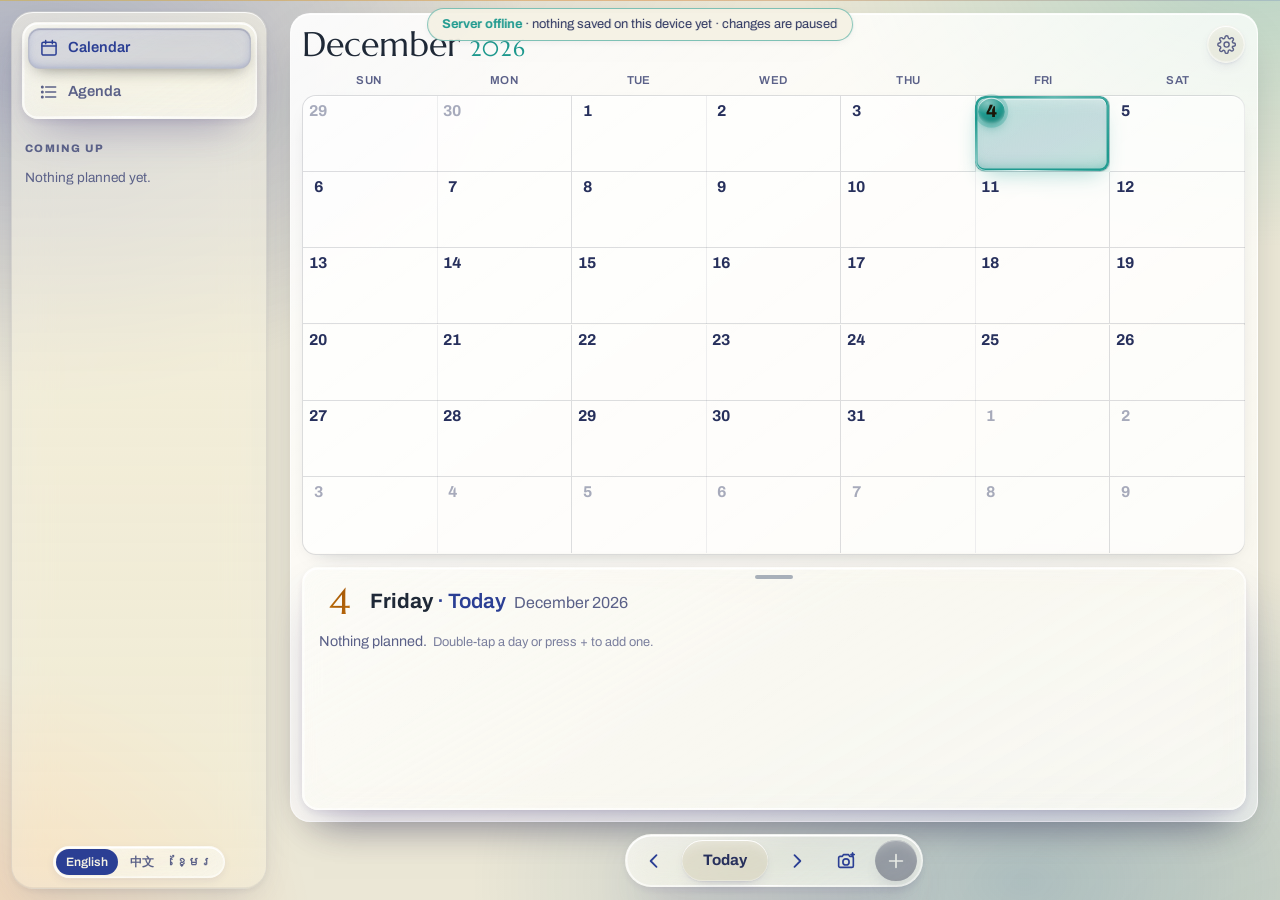
<file: index.html>
<!doctype html>
<html lang="en">
<head>
<meta charset="utf-8">
<meta name="viewport" content="width=device-width, initial-scale=1, viewport-fit=cover">
<script>/* the app's language: the one chosen on this device, else the device's own (Khmer, Chinese), else English; set on <html lang> first so the right fonts load from the first paint */
(function(){var l="en";try{var s=localStorage.getItem("yai_lang");if(s==="en"||s==="zh"||s==="km")l=s;else{var n=navigator.languages||[navigator.language||"en"];for(var i=0;i<n.length;i++){var c=String(n[i]).toLowerCase();if(c.indexOf("km")===0){l="km";break}if(c.indexOf("zh")===0){l="zh";break}if(c.indexOf("en")===0)break}}}catch(e){}document.documentElement.lang=l})();</script>
<script>if(navigator.standalone)document.documentElement.classList.add("ios-app");
/* iPhone only (not iPad or Android): its own safe-area layout, see "iPhone" in the styles */
if(/iPhone|iPod/.test(navigator.userAgent))document.documentElement.classList.add("ios-phone");
/* iPad (iPadOS 13+ says "Macintosh", so a touch screen gives it away): the top glass fades out, see "iPad" in the styles */
if(/iPad/.test(navigator.userAgent)||(/Macintosh/.test(navigator.userAgent)&&navigator.maxTouchPoints>1))document.documentElement.classList.add("ios-pad");
/* Android: its Chrome misdraws live background blur (stale strips over the month header), so the glass there
   is drawn without it — see "Android" in the styles */
if(/Android/.test(navigator.userAgent)){document.documentElement.classList.add("android");if(+((navigator.userAgent.match(/Chrome\/(\d+)/)||[])[1]||0)>=115)document.documentElement.classList.add("android-blur")}</script>
<script>/* light (Catppuccin Latte) unless this device chose another theme (Daylight is also defined: data-theme="daylight") */
try{var t=localStorage.getItem("sk_theme");document.documentElement.setAttribute("data-theme",t||"latte");var g=localStorage.getItem("yai_glass");if(g==="soft"||g==="solid")document.documentElement.classList.add("gl-"+g)}catch(e){document.documentElement.setAttribute("data-theme","latte")}</script>
<meta name="theme-color" content="#ebe7d6">
<link rel="manifest" href="manifest.webmanifest">
<link rel="icon" href="static/favicon-32.png?v=3" type="image/png" sizes="32x32">
<link rel="apple-touch-icon" href="static/apple-touch-icon.png?v=3">
<meta name="apple-mobile-web-app-capable" content="yes">
<meta name="apple-mobile-web-app-status-bar-style" content="default">
<meta name="apple-mobile-web-app-title" content="Odin’s Journal">
<title>Odin’s Journal</title>
<!--
  Odin’s Journal (was Odin's Journal) — future planned events (deliveries, bills, staff schedule,
  promotions). Its own app in its own space on purpose: separate from Odin's
  Vault's admin/inventory workflow, so it can be opened, bookmarked and used
  on its own without any of Vault's tab-switching machinery. Reads/writes
  only /api/journal/*, and shares nothing with Vault except the PIN
  (localStorage `sk_token`; the journal keeps its own session in `jr_token`) and the same visual language.
-->
<link rel="preload" href="static/fonts/archivo-latin.woff2" as="font" type="font/woff2" crossorigin>
<link rel="stylesheet" href="static/app.54f4ca35f7.css">
<script>
/* Embed mode (src/modules/apps): opened as ?embed=1 inside another app's frame
   (Odin's Vault's tab, or any future host), this page drops its own app
   switcher. Runs in <head> so the chrome never flashes in. */
if(/[?&]embed=1\b/.test(location.search) && window.top!==window) document.documentElement.classList.add('embedded');
</script>
</head>
<body>
<!-- no title: the bar is just the gold line along the top (and the space under the phone's status bar) -->
<header class="keep-bar jr-bar-bare" aria-hidden="true"></header>
<div class="jr-shell">
  <!-- the small side section: only the two views and Add event -->
  <nav class="jr-rail" aria-label="Journal" data-i18n-aria="journalAria">
    <div class="jr-viewtoggle k-shine" id="jr-viewtoggle">
      <button class="jr-vt-btn" id="jr-view-calendar-btn" onclick="setJournalView('calendar')" title="Calendar" data-i18n-title="calendar"><svg viewBox="0 0 24 24" fill="none" stroke="currentColor" stroke-width="1.8" stroke-linecap="round" stroke-linejoin="round" aria-hidden="true"><rect x="3.5" y="5" width="17" height="15.5" rx="2"/><path d="M3.5 9.5h17M8 3v4M16 3v4"/></svg><span data-i18n="calendar">Calendar</span></button>
      <button class="jr-vt-btn" id="jr-view-agenda-btn" onclick="setJournalView('agenda')" title="Agenda" data-i18n-title="agenda"><svg viewBox="0 0 24 24" fill="none" stroke="currentColor" stroke-width="1.8" stroke-linecap="round" stroke-linejoin="round" aria-hidden="true"><path d="M8 6h12M8 12h12M8 18h12"/><circle cx="4" cy="6" r=".9" fill="currentColor"/><circle cx="4" cy="12" r=".9" fill="currentColor"/><circle cx="4" cy="18" r=".9" fill="currentColor"/></svg><span data-i18n="agenda">Agenda</span></button>
      <button class="jr-vt-btn" id="jr-view-money-btn" onclick="setJournalView('money')" title="Money" data-i18n-title="money" hidden><svg viewBox="0 0 24 24" fill="none" stroke="currentColor" stroke-width="1.8" stroke-linecap="round" stroke-linejoin="round" aria-hidden="true"><rect x="3" y="6" width="18" height="13" rx="2.5"/><path d="M3 10h18"/><path d="M16 14.5h2"/><path d="M6 6l9.5-2.6a1.5 1.5 0 0 1 1.8 1L18 6"/></svg><span data-i18n="money">Money</span></button>
      <button class="jr-vt-btn" id="jr-view-people-btn" onclick="setJournalView('people')" title="People" data-i18n-title="peopleTab" hidden><svg viewBox="0 0 24 24" fill="none" stroke="currentColor" stroke-width="1.8" stroke-linecap="round" stroke-linejoin="round" aria-hidden="true"><circle cx="9" cy="8" r="3.2"/><path d="M3 20c0-3.3 2.7-6 6-6s6 2.7 6 6"/><path d="M16 5.2a3.2 3.2 0 0 1 0 5.6M18 14.4c1.8.8 3 2.6 3 5.6"/></svg><span data-i18n="peopleTab">People</span></button>
    </div>
    <!-- desktop: what's coming up, in date order (hidden on phones) -->
    <section class="jr-upnext" id="jr-upnext" aria-label="Upcoming events" data-i18n-aria="upcomingAria"></section>
    <div data-lang-slot="rail"></div>
    <button type="button" class="jr-scan k-shine" onclick="jrScan()" title="Add from a photo" data-i18n-title="scanBtn" aria-label="Add from a photo" data-i18n-aria="scanBtn"><svg viewBox="0 0 24 24" fill="none" stroke="currentColor" stroke-width="1.8" stroke-linecap="round" stroke-linejoin="round" aria-hidden="true"><path d="M4 8.5A1.5 1.5 0 0 1 5.5 7H8l1.2-2h5.6L16 7h2.5A1.5 1.5 0 0 1 20 8.5v9a1.5 1.5 0 0 1-1.5 1.5h-13A1.5 1.5 0 0 1 4 17.5z"/><circle cx="12" cy="13" r="3.4"/><path d="m19.2 3.2.45 1.35L21 5l-1.35.45L19.2 6.8l-.45-1.35L17.4 5l1.35-.45z"/></svg><span data-i18n="scanBtn">Add from a photo</span></button>
    <button class="act jr-add k-shine" onclick="jrAddBtn()" title="Add event" data-i18n-title="addEvent"><svg viewBox="0 0 24 24" fill="none" stroke="currentColor" stroke-width="1.8" stroke-linecap="round" stroke-linejoin="round" aria-hidden="true"><path d="M12 5v14M5 12h14"/></svg><span data-i18n="addEvent">Add event</span></button>
  </nav>

  <main>
    <div id="jr-agenda" style="display:none">
      <div class="row jr-agenda-head"><h2 class="view-title" data-i18n="agenda">Agenda</h2><span data-lang-slot="agenda"></span><div class="jr-me" id="jr-me"></div>
        <label class="muted jr-showpast"><input type="checkbox" id="jr-show-past" onchange="renderAgenda()"> <span data-i18n="showPast">show past</span></label></div>
      <div id="jr-agenda-list"><span class="empty" data-i18n="loading">Loading&hellip;</span></div>
    </div>

    <!-- the money book: one timeline, the newest at the bottom; the totals follow the month on screen -->
    <div id="jr-moneyview" style="display:none"></div>

    <div id="jr-people" style="display:none">
      <div class="row jr-agenda-head"><h2 class="view-title" data-i18n="peopleTab">People</h2><button type="button" class="act jr-pp-add" id="jr-pp-add" onclick="jrPersonForm()" hidden>＋ <span data-i18n="addPerson">Add person</span></button><button type="button" class="jr-gear" onclick="jrSettings()" title="Settings" aria-label="Settings" data-i18n-title="settings" data-i18n-aria="settings"><svg viewBox="0 0 24 24" fill="none" stroke="currentColor" stroke-width="1.8" stroke-linecap="round" stroke-linejoin="round" aria-hidden="true"><circle cx="12" cy="12" r="3.2"/><path d="M19.4 14.5a1.7 1.7 0 0 0 .3 1.9l.1.1a2 2 0 1 1-2.8 2.8l-.1-.1a1.7 1.7 0 0 0-1.9-.3 1.7 1.7 0 0 0-1 1.5V21a2 2 0 1 1-4 0v-.1a1.7 1.7 0 0 0-1.1-1.5 1.7 1.7 0 0 0-1.9.3l-.1.1a2 2 0 1 1-2.8-2.8l.1-.1a1.7 1.7 0 0 0 .3-1.9 1.7 1.7 0 0 0-1.5-1H3a2 2 0 1 1 0-4h.1a1.7 1.7 0 0 0 1.5-1.1 1.7 1.7 0 0 0-.3-1.9l-.1-.1a2 2 0 1 1 2.8-2.8l.1.1a1.7 1.7 0 0 0 1.9.3H9a1.7 1.7 0 0 0 1-1.5V3a2 2 0 1 1 4 0v.1a1.7 1.7 0 0 0 1 1.5 1.7 1.7 0 0 0 1.9-.3l.1-.1a2 2 0 1 1 2.8 2.8l-.1.1a1.7 1.7 0 0 0-.3 1.9V9a1.7 1.7 0 0 0 1.5 1H21a2 2 0 1 1 0 4h-.1a1.7 1.7 0 0 0-1.5 1z"/></svg></button></div>
      <p class="jr-ae-hint" data-i18n="peopleHint"></p>
      <input id="jr-people-q" type="search" autocomplete="off" data-i18n-ph="findPeople" oninput="jrRenderPeople()">
      <div id="jr-people-list"></div>
    </div>

    <div id="jr-calendar">
      <div class="jr-split">
      <!-- top: the month, sized to whatever space there is -->
      <section class="jr-top" aria-label="Month" data-i18n-aria="monthAria">
        <div class="jr-cal-head">
          <h2 class="jr-month"><span id="jr-cal-month"></span> <span class="jr-year" id="jr-cal-year"></span></h2>
          <button type="button" class="jr-money-btn jr-money-month" id="jr-money-mbtn" onclick="jrMoney()" hidden></button>
          <button type="button" class="jr-viewing" id="jr-viewing-top" onclick="jrPickOwner(0)" hidden></button>
          <button type="button" class="jr-gear" onclick="jrSettings()" title="Settings" aria-label="Settings" data-i18n-title="settings" data-i18n-aria="settings"><svg viewBox="0 0 24 24" fill="none" stroke="currentColor" stroke-width="1.8" stroke-linecap="round" stroke-linejoin="round" aria-hidden="true"><circle cx="12" cy="12" r="3.2"/><path d="M19.4 14.5a1.7 1.7 0 0 0 .3 1.9l.1.1a2 2 0 1 1-2.8 2.8l-.1-.1a1.7 1.7 0 0 0-1.9-.3 1.7 1.7 0 0 0-1 1.5V21a2 2 0 1 1-4 0v-.1a1.7 1.7 0 0 0-1.1-1.5 1.7 1.7 0 0 0-1.9.3l-.1.1a2 2 0 1 1-2.8-2.8l.1-.1a1.7 1.7 0 0 0 .3-1.9 1.7 1.7 0 0 0-1.5-1H3a2 2 0 1 1 0-4h.1a1.7 1.7 0 0 0 1.5-1.1 1.7 1.7 0 0 0-.3-1.9l-.1-.1a2 2 0 1 1 2.8-2.8l.1.1a1.7 1.7 0 0 0 1.9.3H9a1.7 1.7 0 0 0 1-1.5V3a2 2 0 1 1 4 0v.1a1.7 1.7 0 0 0 1 1.5 1.7 1.7 0 0 0 1.9-.3l.1-.1a2 2 0 1 1 2.8 2.8l-.1.1a1.7 1.7 0 0 0-.3 1.9V9a1.7 1.7 0 0 0 1.5 1H21a2 2 0 1 1 0 4h-.1a1.7 1.7 0 0 0-1.5 1z"/></svg></button>
        </div>
        <div class="jr-cal-dow" id="jr-cal-dow"><span>Sun</span><span>Mon</span><span>Tue</span><span>Wed</span><span>Thu</span><span>Fri</span><span>Sat</span></div>
        <div class="jr-cal-grid" id="jr-cal-grid"></div>
      </section>
      <!-- bottom: everything on the selected day, and only that day -->
      <section class="jr-bottom k-shine" id="jr-day" aria-live="polite"></section>
      </div>
      <!-- month arrows and Today, down where the thumb is -->
      <div class="jr-monthnav k-shine" id="jr-monthnav" role="group" aria-label="Change month" data-i18n-aria="changeMonth">
        <button class="jr-mn-btn" onclick="calShiftMonth(-1)" aria-label="Previous month" data-i18n-aria="prevMonth"><svg viewBox="0 0 24 24" aria-hidden="true"><path d="M15 5l-7 7 7 7"/></svg></button>
        <button class="jr-mn-today" onclick="calGoToday()" data-i18n="today">Today</button>
        <button class="jr-mn-btn" onclick="calShiftMonth(1)" aria-label="Next month" data-i18n-aria="nextMonth"><svg viewBox="0 0 24 24" aria-hidden="true"><path d="M9 5l7 7-7 7"/></svg></button>
      </div>
    </div>
  </main>
</div>

<div id="toast" role="status" aria-live="polite"></div>

<script src="static/app.d3e7c47bf0.js"></script>
<script>/* offline app shell (static/sw.js) and staying current. The installed app (home screen, Android wrapper) is often brought back to the
   front rather than opened anew, so: look for a new version on every open and every return to the front; and when one is ready,
   apply it WITHOUT being asked at a moment where nothing can be lost — just opened or returned and not touched yet, or while the app
   is in the background — otherwise show a tap-to-reload pill (and still apply it when the app next goes to the background). */
if("serviceWorker" in navigator&&window.isSecureContext&&!/[?&]nosw\b/.test(location.search)){
  var kHadSW=!!navigator.serviceWorker.controller,   /* false on the very first visit: that first "controllerchange" is the install, not an update */
      kFront=0, kInput=-1, kPending=false, kReloading=false;
  ["pointerdown","keydown","touchstart","wheel"].forEach(function(t){addEventListener(t,function(){kInput=performance.now();},{capture:true,passive:true});});
  function kCheck(){ navigator.serviceWorker.getRegistration().then(function(r){r&&r.update().catch(function(){});}); }
  addEventListener("load",function(){navigator.serviceWorker.register("sw.js",{updateViaCache:"none"}).then(function(r){r.update().catch(function(){});}).catch(function(){});});
  /* nothing the person could lose by the page reloading right now */
  function kSafe(){
    if(document.querySelector(".modal-ov:not([data-k-leaving]),#pin-ov,#pw-ov,.jr-pop")) return false;          /* a form, sheet or pop-up is open */
    if(typeof JR_EVDRAG!=="undefined"&&JR_EVDRAG) return false;                                              /* an event is being dragged */
    if(performance.now()-kInput<1500) return false;                                                          /* a tap or key a moment ago */
    var f=document.querySelectorAll("input:not([type=checkbox]):not([type=radio]):not([type=search]):not([type=hidden]),textarea");
    for(var i=0;i<f.length;i++) if(f[i].value&&f[i].offsetParent) return false;                              /* typed and not sent (sign-in...) */
    return true;
  }
  /* at most one automatic reload per 30 s, so a problem can never become a reload loop */
  function kReload(){
    if(kReloading) return true;
    try{ var t=+sessionStorage.getItem("yai_autoreload")||0; if(Date.now()-t<30000) return false; sessionStorage.setItem("yai_autoreload",String(Date.now())); }catch(e){}
    kReloading=true; location.reload(); return true;
  }
  function kPill(){
    if(document.getElementById("k-upd")) return;
    var b=document.createElement("button");b.id="k-upd";b.type="button";b.textContent=typeof tx==="function"?tx("newVersion"):"New version — tap to reload";
    b.style.cssText="position:fixed;left:50%;top:calc(.7rem + env(safe-area-inset-top));transform:translateX(-50%);z-index:99;border:0;border-radius:999px;padding:.55rem 1rem;font:600 .85rem system-ui,sans-serif;background:#82aaff;color:#16182a;box-shadow:0 6px 20px rgba(0,0,0,.45);cursor:pointer";
    b.onclick=function(){location.reload();};document.body.appendChild(b);
  }
  function kUpdated(){
    kPending=true;
    var calm=performance.now()-kFront<6000&&kInput<kFront;      /* just opened or brought back, and not touched since */
    if((document.hidden||calm)&&kSafe()&&kReload()) return;
    if(!document.hidden) kPill();
  }
  /* two signals: the page itself changed under the same worker (message), or a new worker took over (a new version was deployed) */
  navigator.serviceWorker.addEventListener("message",function(e){ if(e.data&&e.data.type==="odin:updated") kUpdated(); });
  navigator.serviceWorker.addEventListener("controllerchange",function(){ if(kHadSW) kUpdated(); kHadSW=true; });
  document.addEventListener("visibilitychange",function(){
    if(document.visibilityState==="visible"){ kFront=performance.now(); kCheck(); }
    else if(kPending&&kSafe()) kReload();                                    /* going to the background with a new version waiting: swap it in unseen */
  });
}</script>
</body>
</html>
</file>
<file: static/app.54f4ca35f7.css>
@font-face {
font-family: 'Archivo';
font-style: normal;
font-weight: 400;
font-stretch: 100%;
font-display: swap;
src: url(fonts/archivo-latin-ext.woff2) format('woff2');
unicode-range: U+0100-02BA, U+02BD-02C5, U+02C7-02CC, U+02CE-02D7, U+02DD-02FF, U+0304, U+0308, U+0329, U+1D00-1DBF, U+1E00-1E9F, U+1EF2-1EFF, U+2020, U+20A0-20AB, U+20AD-20C4, U+2113, U+2C60-2C7F, U+A720-A7FF;
}
@font-face {
font-family: 'Archivo';
font-style: normal;
font-weight: 400;
font-stretch: 100%;
font-display: swap;
src: url(fonts/archivo-latin.woff2) format('woff2');
unicode-range: U+0000-00FF, U+0131, U+0152-0153, U+02BB-02BC, U+02C6, U+02DA, U+02DC, U+0304, U+0308, U+0329, U+2000-206F, U+20AC, U+2122, U+2191, U+2193, U+2212, U+2215, U+FEFF, U+FFFD;
}
@font-face {
font-family: 'Archivo';
font-style: normal;
font-weight: 500;
font-stretch: 100%;
font-display: swap;
src: url(fonts/archivo-latin-ext.woff2) format('woff2');
unicode-range: U+0100-02BA, U+02BD-02C5, U+02C7-02CC, U+02CE-02D7, U+02DD-02FF, U+0304, U+0308, U+0329, U+1D00-1DBF, U+1E00-1E9F, U+1EF2-1EFF, U+2020, U+20A0-20AB, U+20AD-20C4, U+2113, U+2C60-2C7F, U+A720-A7FF;
}
@font-face {
font-family: 'Archivo';
font-style: normal;
font-weight: 500;
font-stretch: 100%;
font-display: swap;
src: url(fonts/archivo-latin.woff2) format('woff2');
unicode-range: U+0000-00FF, U+0131, U+0152-0153, U+02BB-02BC, U+02C6, U+02DA, U+02DC, U+0304, U+0308, U+0329, U+2000-206F, U+20AC, U+2122, U+2191, U+2193, U+2212, U+2215, U+FEFF, U+FFFD;
}
@font-face {
font-family: 'Archivo';
font-style: normal;
font-weight: 600;
font-stretch: 100%;
font-display: swap;
src: url(fonts/archivo-latin-ext.woff2) format('woff2');
unicode-range: U+0100-02BA, U+02BD-02C5, U+02C7-02CC, U+02CE-02D7, U+02DD-02FF, U+0304, U+0308, U+0329, U+1D00-1DBF, U+1E00-1E9F, U+1EF2-1EFF, U+2020, U+20A0-20AB, U+20AD-20C4, U+2113, U+2C60-2C7F, U+A720-A7FF;
}
@font-face {
font-family: 'Archivo';
font-style: normal;
font-weight: 600;
font-stretch: 100%;
font-display: swap;
src: url(fonts/archivo-latin.woff2) format('woff2');
unicode-range: U+0000-00FF, U+0131, U+0152-0153, U+02BB-02BC, U+02C6, U+02DA, U+02DC, U+0304, U+0308, U+0329, U+2000-206F, U+20AC, U+2122, U+2191, U+2193, U+2212, U+2215, U+FEFF, U+FFFD;
}
@font-face {
font-family: 'Archivo';
font-style: normal;
font-weight: 700;
font-stretch: 100%;
font-display: swap;
src: url(fonts/archivo-latin-ext.woff2) format('woff2');
unicode-range: U+0100-02BA, U+02BD-02C5, U+02C7-02CC, U+02CE-02D7, U+02DD-02FF, U+0304, U+0308, U+0329, U+1D00-1DBF, U+1E00-1E9F, U+1EF2-1EFF, U+2020, U+20A0-20AB, U+20AD-20C4, U+2113, U+2C60-2C7F, U+A720-A7FF;
}
@font-face {
font-family: 'Archivo';
font-style: normal;
font-weight: 700;
font-stretch: 100%;
font-display: swap;
src: url(fonts/archivo-latin.woff2) format('woff2');
unicode-range: U+0000-00FF, U+0131, U+0152-0153, U+02BB-02BC, U+02C6, U+02DA, U+02DC, U+0304, U+0308, U+0329, U+2000-206F, U+20AC, U+2122, U+2191, U+2193, U+2212, U+2215, U+FEFF, U+FFFD;
}
@font-face {
font-family: 'Archivo';
font-style: normal;
font-weight: 800;
font-stretch: 100%;
font-display: swap;
src: url(fonts/archivo-latin-ext.woff2) format('woff2');
unicode-range: U+0100-02BA, U+02BD-02C5, U+02C7-02CC, U+02CE-02D7, U+02DD-02FF, U+0304, U+0308, U+0329, U+1D00-1DBF, U+1E00-1E9F, U+1EF2-1EFF, U+2020, U+20A0-20AB, U+20AD-20C4, U+2113, U+2C60-2C7F, U+A720-A7FF;
}
@font-face {
font-family: 'Archivo';
font-style: normal;
font-weight: 800;
font-stretch: 100%;
font-display: swap;
src: url(fonts/archivo-latin.woff2) format('woff2');
unicode-range: U+0000-00FF, U+0131, U+0152-0153, U+02BB-02BC, U+02C6, U+02DA, U+02DC, U+0304, U+0308, U+0329, U+2000-206F, U+20AC, U+2122, U+2191, U+2193, U+2212, U+2215, U+FEFF, U+FFFD;
}
@font-face {
font-family: 'Marcellus';
font-style: normal;
font-weight: 400;
font-display: swap;
src: url(fonts/marcellus-latin-ext.woff2) format('woff2');
unicode-range: U+0100-02BA, U+02BD-02C5, U+02C7-02CC, U+02CE-02D7, U+02DD-02FF, U+0304, U+0308, U+0329, U+1D00-1DBF, U+1E00-1E9F, U+1EF2-1EFF, U+2020, U+20A0-20AB, U+20AD-20C4, U+2113, U+2C60-2C7F, U+A720-A7FF;
}
@font-face {
font-family: 'Marcellus';
font-style: normal;
font-weight: 400;
font-display: swap;
src: url(fonts/marcellus-latin.woff2) format('woff2');
unicode-range: U+0000-00FF, U+0131, U+0152-0153, U+02BB-02BC, U+02C6, U+02DA, U+02DC, U+0304, U+0308, U+0329, U+2000-206F, U+20AC, U+2122, U+2191, U+2193, U+2212, U+2215, U+FEFF, U+FFFD;
}
html.ios-app body { min-height:calc(100vh + env(safe-area-inset-top)); }
@media (display-mode:standalone) { body { min-height:calc(100vh + env(safe-area-inset-top)); } }
:root { color-scheme:dark;
--bg:#1e2030; --card:#222436; --card-2:#2f334d; --fill:#2f334d; --fill-2:#3b4261;
--line:#3b4261; --ink:#c8d3f5; --muted:#828bb8;
--accent:#82aaff; --accent-soft:color-mix(in srgb,var(--k-act) 18%,transparent); --good:#c3e88d; --warn:#ff966c;
--good-soft:color-mix(in srgb,var(--k-money) 15%,transparent); --warn-soft:color-mix(in srgb,var(--k-warn) 16%,transparent);
--nav:color-mix(in srgb,var(--k-bg1) 74%,transparent); --radius:14px; --radius-lg:18px; --shadow:0 2px 10px rgba(0,0,0,.4);
--gold:#D4AF37;
--bifrost:linear-gradient(90deg,#D4AF37,#D98A3C,#8FA6BF,#8B7BC4,#5A6FC0);
--glass:linear-gradient(to bottom,color-mix(in srgb,var(--k-bg2) 66%,transparent),color-mix(in srgb,var(--k-bg2) 48%,transparent));
--pane:linear-gradient(to bottom,color-mix(in srgb,var(--k-bg2) 92%,transparent),color-mix(in srgb,var(--k-bg2) 80%,transparent));
--glass-blur:saturate(180%) blur(20px);
--glass-line:color-mix(in srgb,var(--k-ink) 11%,transparent);
--glass-edge:inset 0 1px 0 rgba(255,255,255,.14),inset 0 -1px 0 rgba(0,0,0,.32);
--glass-lift:0 14px 38px -12px rgba(0,0,0,.62),0 2px 8px -3px rgba(0,0,0,.45);
--ambient:radial-gradient(1200px 760px at 6% -12%,color-mix(in srgb,var(--k-act) 11%,transparent),transparent 60%),
radial-gradient(900px 640px at 104% 110%,color-mix(in srgb,var(--k-money) 5.5%,transparent),transparent 58%);
--ease-out:cubic-bezier(.16,1,.3,1); --ease-spring:cubic-bezier(.34,1.4,.64,1);
--ease-slide:cubic-bezier(.3,.8,.4,1); }
* { box-sizing:border-box; }
html { background:var(--bg); scroll-behavior:smooth; height:100%; }
body { margin:0; background:transparent; color:var(--ink); min-height:100dvh;
display:flex; flex-direction:column;
font:17px/1.47 "Archivo",-apple-system,"SF Pro Text",system-ui,BlinkMacSystemFont,"Segoe UI",Roboto,Helvetica,Arial,sans-serif;
-webkit-text-size-adjust:100%; -webkit-font-smoothing:antialiased; -webkit-tap-highlight-color:transparent; }
body::before { content:""; position:fixed; inset:0; z-index:-1; pointer-events:none; background:var(--ambient); }
button,input,textarea { font:inherit; color:inherit }
:focus-visible { outline:2px solid var(--accent); outline-offset:2px; border-radius:6px; }
header { background:var(--glass); -webkit-backdrop-filter:var(--glass-blur); backdrop-filter:var(--glass-blur);
border-bottom:1px solid var(--glass-line); box-shadow:var(--glass-edge);
padding:.5rem .9rem; padding-top:max(.5rem, env(safe-area-inset-top));
padding-left:max(.9rem, env(safe-area-inset-left)); padding-right:max(.9rem, env(safe-area-inset-right));
display:flex; align-items:center; gap:.6rem; position:sticky; top:0; z-index:5; }
header::after { content:""; position:absolute; left:0; right:0; bottom:0; height:2px;
background:var(--bifrost); background-size:200% 100%; opacity:.55; pointer-events:none;
animation:bifrost 18s ease-in-out infinite alternate; }
@keyframes bifrost { to { background-position:-200% 0; } }
.ident { display:flex; align-items:center; gap:.5rem; min-width:0; }
.mark { flex:none; width:22px; height:22px; display:block; }
header h1 { margin:0; font-family:Marcellus,"Iowan Old Style",Georgia,serif;
font-size:.92rem; font-weight:400; letter-spacing:.09em; text-transform:uppercase;
color:var(--gold); opacity:.85; white-space:nowrap; overflow:hidden; text-overflow:ellipsis; }
.back { flex:none; margin-left:auto; text-decoration:none; color:var(--accent); font-size:.82rem; font-weight:600;
border:1px solid var(--glass-line); border-radius:8px; padding:.42rem .7rem; }
.back:active { background:var(--fill); }
@media (max-width:420px) { header h1 { font-size:.78rem; letter-spacing:.05em; } }
.view-title { font-family:Marcellus,"Iowan Old Style",Georgia,serif; font-size:1.2rem;
font-weight:400; letter-spacing:.005em; color:var(--ink); }
.row { display:flex; gap:.5rem; align-items:center; }
.muted { color:var(--muted); font-size:.9rem; }
.empty { color:var(--muted); padding:.6rem .2rem; }
.warn { color:var(--warn); } .good { color:var(--good); }
input, select, textarea { font:inherit; font-size:1rem; padding:.6rem .75rem; border-radius:11px;
width:100%; background:color-mix(in srgb,var(--k-bg3) 55%,transparent); color:var(--ink); border:1px solid var(--glass-line);
box-shadow:var(--glass-edge); transition:box-shadow .15s, border-color .15s; }
input:focus, select:focus, textarea:focus { outline:none; border-color:var(--accent);
box-shadow:var(--glass-edge),0 0 0 3px var(--accent-soft); }
input::placeholder, textarea::placeholder { color:var(--muted); opacity:.7; }
input[type=checkbox] { width:auto; }
.field { display:flex; flex-direction:column; gap:.28rem; flex:1 1 8rem; min-width:0; }
.field > span { font-size:.74rem; color:var(--muted); font-weight:500; padding-left:.1rem; }
button.act { background:var(--accent); color:#fff; border:none; padding:.62rem 1.1rem; border-radius:12px;
cursor:pointer; font:inherit; font-size:1rem; font-weight:600;
box-shadow:var(--glass-edge),0 6px 18px -8px color-mix(in srgb,var(--k-act) 55%,transparent);
transition:opacity .15s, transform .2s var(--ease-spring); }
button.act:hover { opacity:.9; } button.act:active { transform:scale(.96); }
button.act:disabled { opacity:.4; cursor:default; }
button.mini { border:1px solid var(--glass-line); background:color-mix(in srgb,var(--k-bg3) 50%,transparent); color:var(--accent);
padding:.42rem .7rem; border-radius:9px; cursor:pointer; font-size:.88rem; font-weight:500;
box-shadow:var(--glass-edge); transition:background-color .15s var(--ease-out), transform .2s var(--ease-spring); }
button.mini:hover { background:var(--fill-2); }
button.mini:active { transform:scale(.96); }
.item-edit-actions { display:flex; gap:.5rem; justify-content:flex-end; margin-top:1rem; }
@media (max-width:600px) { .item-edit-actions button { flex:1; } }
.chip-lbl { background:var(--fill-2); border-radius:999px; padding:.1rem .5rem; }
.modal-ov { position:fixed; left:0; right:0; top:var(--vvt,0px); height:var(--vvh,100dvh); background:rgba(0,0,0,.5); z-index:25;
display:flex; align-items:center; justify-content:center; padding:1rem;
animation:overlayIn .22s ease both; }
.modal-card { overscroll-behavior:contain; background:var(--k-bg2);
border:1px solid var(--glass-line); box-shadow:var(--glass-edge),var(--glass-lift);
border-radius:20px; max-width:min(26rem,calc(100vw - 2rem)); width:100%;
max-height:calc(var(--vvh,100dvh) - 2rem); overflow:auto; overscroll-behavior:contain; touch-action:pan-y;
padding:clamp(.85rem,3vw,1.2rem); animation:popIn .4s var(--ease-out) both; }
@media (max-width:560px) {
.modal-ov { align-items:flex-end; padding:0; }
.modal-card { max-width:100%; border-radius:20px 20px 0 0; border-bottom:0;
max-height:calc(var(--vvh,100dvh) - env(safe-area-inset-top) - .75rem);
padding:1rem 1rem calc(1rem + env(safe-area-inset-bottom)); }
}
.modal-card h2 { font-family:Marcellus,"Iowan Old Style",Georgia,serif; font-weight:400; margin:0 0 .7rem; }
@keyframes fadeIn { from{ opacity:0; } to{ opacity:1; } }
@keyframes popIn  { from{ opacity:0; transform:scale(.94) translateY(8px); } to{ opacity:1; transform:none; } }
@keyframes overlayIn { from{ opacity:0; } to{ opacity:1; } }
@media (prefers-reduced-motion: reduce){
*, *::before, *::after { animation-duration:.001ms !important; animation-iteration-count:1 !important;
transition-duration:.001ms !important; scroll-behavior:auto !important; } }
.jr-viewtoggle { display:flex; gap:.25rem; background:var(--fill); border-radius:10px; padding:3px; }
.jr-vt-btn { border:none; background:transparent; color:var(--muted); border-radius:7px;
padding:.5rem .75rem; cursor:pointer; font-size:.85rem; font-weight:600;
transition:background-color .15s var(--ease-out), color .15s var(--ease-out); }
.jr-vt-btn.active { background:var(--card); color:var(--accent); box-shadow:var(--shadow); }
.jr-showpast { display:flex; align-items:center; gap:.35rem; font-size:.82rem; margin-left:auto; white-space:nowrap; }
.jr-showpast input { width:auto; margin:0; }
.jr-day-group { margin-bottom:1.1rem; }
.jr-day-head { font-size:.95rem; font-weight:700; margin-bottom:.4rem; color:var(--ink); }
.jr-day-head .rel { color:var(--accent); }
.jr-table { display:grid; grid-template-columns:4.2rem 1fr 6rem 2.2rem 2.2rem; border-radius:12px; overflow:hidden;
background:var(--glass); -webkit-backdrop-filter:var(--glass-blur); backdrop-filter:var(--glass-blur);
border:1px solid var(--glass-line); box-shadow:var(--glass-edge),var(--glass-lift); }
.jr-table .jr-h { font-size:.68rem; text-transform:uppercase; letter-spacing:.05em; color:var(--muted);
background:var(--fill); padding:.4rem .5rem; border-bottom:1px solid var(--line); }
.jr-cell { padding:.55rem .5rem; border-bottom:1px solid var(--line); border-right:1px solid var(--line);
font-size:.88rem; min-width:0; overflow:hidden; text-overflow:ellipsis; white-space:nowrap; cursor:pointer;
display:flex; align-items:center; transition:background-color .12s var(--ease-out); }
.jr-cell:hover, .jr-cell:active { background:var(--fill); }
.jr-cell.jr-time { font-variant-numeric:tabular-nums; color:var(--muted); }
.jr-cell.jr-title { font-weight:600; }
.jr-row.done .jr-title { color:var(--muted); text-decoration:line-through; }
.jr-cell.jr-cat { font-size:.76rem; }
.jr-cell.jr-check, .jr-cell.jr-del { justify-content:center; cursor:pointer; color:var(--muted); border-right:none; }
.jr-cell.jr-check.done { color:var(--good); }
.jr-cell.jr-del:hover { color:var(--warn); }
.jr-row:last-child .jr-cell { border-bottom:none; }
@media (max-width:640px) {
.jr-table { grid-template-columns:3.6rem 1fr 2.2rem 2.2rem; }
.jr-h.jr-h-cat, .jr-cell.jr-cat { display:none; }
}
.jr-cal-dow { display:grid; grid-template-columns:repeat(7,1fr); text-align:center; font-size:.7rem;
color:var(--muted); text-transform:uppercase; letter-spacing:.04em; margin-bottom:.3rem; flex:none; }
#jr-calendar { display:flex; flex-direction:column; flex:1; min-height:0; }
.jr-cal-grid { display:grid; grid-template-columns:repeat(7,1fr); grid-auto-rows:1fr; gap:.3rem; flex:1; min-height:0; }
#toast { position:fixed; bottom:calc(1.4rem + var(--foot-h,0px) + env(safe-area-inset-bottom)); left:50%;
transform:translateX(-50%) translateY(14px); z-index:50;
background:var(--glass); -webkit-backdrop-filter:var(--glass-blur); backdrop-filter:var(--glass-blur);
border:1px solid var(--glass-line); box-shadow:var(--glass-edge),var(--glass-lift);
color:var(--k-hi); padding:.75rem 1.2rem; border-radius:14px;
width:max-content; max-width:min(26rem,calc(100vw - 2rem)); text-align:center; line-height:1.35;
opacity:0; pointer-events:none; transition:opacity .28s var(--ease-out), transform .28s var(--ease-out); }
#toast.show { opacity:1; transform:translateX(-50%) translateY(0); }
.jr-cat-m { display:none; font-size:.76rem; margin-top:.2rem; }
@media (max-width:640px) { .jr-cat-m { display:block; } }
:root {
--k-hi:#fff; --k-on-act:#10121f; --k-bg0:#191b29; --k-bg1:#1e2030; --k-bg2:#222436; --k-bg3:#2f334d; --k-bg4:#3b4261;
--k-line:color-mix(in srgb,var(--k-ink) 10%,transparent); --k-line-2:color-mix(in srgb,var(--k-ink) 16%,transparent);
--k-ink:#c8d3f5; --k-muted:#828bb8; --k-faint:#636da6;
--k-money:#c3e88d; --k-qty:#ffc777; --k-size:#86e1fc; --k-tier:#4fd6be;
--k-cat:#c099ff; --k-act:#82aaff; --k-bad:#ff757f; --k-warn:#ff966c;
--k-act-soft:color-mix(in srgb,var(--k-act) 14%,transparent); --k-money-soft:color-mix(in srgb,var(--k-money) 13%,transparent);
--k-warn-soft:color-mix(in srgb,var(--k-warn) 14%,transparent); --k-bad-soft:color-mix(in srgb,var(--k-bad) 14%,transparent);
--k-gold:#d4af37; --k-gold-soft:rgba(212,175,55,.12);
--k-bifrost:linear-gradient(90deg,#d4af37,#d98a3c,#8fa6bf,#8b7bc4,#5a6fc0);
--k-font:"Archivo",-apple-system,"SF Pro Text",system-ui,"Segoe UI",Roboto,Helvetica,Arial,sans-serif;
--k-display:Marcellus,"Iowan Old Style",Georgia,serif;
--k-r-sm:8px; --k-r:12px; --k-r-lg:16px;
--k-lift:0 1px 0 rgba(255,255,255,.04) inset,0 10px 28px -14px rgba(0,0,0,.7);
--ease-out:cubic-bezier(.16,1,.3,1); --ease-spring:cubic-bezier(.34,1.4,.64,1);
--ease-slide:cubic-bezier(.3,.8,.4,1);
}
.keep-bar { position:sticky; top:0; z-index:20; display:flex; flex-wrap:wrap; align-items:center;
column-gap:.75rem; row-gap:0; background:color-mix(in srgb,var(--k-bg0) 86%,transparent);
-webkit-backdrop-filter:saturate(160%) blur(18px); backdrop-filter:saturate(160%) blur(18px);
padding:.5rem max(.9rem,env(safe-area-inset-right)) .5rem max(.9rem,env(safe-area-inset-left));
padding-top:max(.5rem,env(safe-area-inset-top)); border-bottom:1px solid var(--k-line); }
.keep-bar::after { content:""; position:absolute; left:0; right:0; bottom:-1px; height:2px; pointer-events:none;
background:var(--k-bifrost); background-size:200% 100%; opacity:.5;
animation:keepBifrost 18s ease-in-out infinite alternate; }
@keyframes keepBifrost { to { background-position:-200% 0; } }
.keep-brand { display:flex; align-items:center; gap:.45rem; flex:none; min-width:0; text-decoration:none; }
.keep-brand svg { width:22px; height:22px; flex:none; display:block; }
.keep-word { font:400 .8rem/1 var(--k-display); letter-spacing:.16em; text-transform:uppercase;
color:var(--k-gold); opacity:.9; white-space:nowrap; }
.keep-switch { display:flex; align-items:center; gap:2px; flex:none; padding:3px; border-radius:11px;
background:var(--k-bg0); border:1px solid var(--k-line); }
.keep-switch a { display:flex; align-items:center; gap:.4rem; height:2.1rem; padding:0 .7rem; border-radius:8px;
color:var(--k-muted); text-decoration:none; font:600 .86rem/1 var(--k-font); white-space:nowrap;
transition:background-color .18s var(--ease-out), color .18s var(--ease-out), transform .15s var(--ease-spring); }
.keep-switch a svg { width:1.05rem; height:1.05rem; flex:none; }
.keep-switch a:hover { color:var(--k-ink); }
.keep-switch a:active { transform:scale(.95); }
.keep-switch a[aria-current="page"] { background:var(--k-bg3); color:var(--k-ink);
box-shadow:inset 0 1px 0 rgba(255,255,255,.06),0 2px 8px -3px rgba(0,0,0,.6); }
.keep-switch a[aria-current="page"] svg { color:var(--k-gold); }
.keep-tools { margin-left:auto; display:flex; align-items:center; gap:.4rem; flex:none; min-width:0; }
@media (max-width:640px) {
.keep-bar { column-gap:.5rem; }
.keep-switch a:not([aria-current="page"]) { padding:0 .55rem; }
.keep-switch a:not([aria-current="page"]) span { display:none; }
}
@media (max-width:430px) { .keep-word { display:inline; } }
.keep-num { font-variant-numeric:tabular-nums; font-feature-settings:"tnum"; }
@media (prefers-reduced-motion:reduce) { .keep-bar::after { animation:none; } }
:root { --bg:var(--k-bg1); --card:var(--k-bg2); --card-2:var(--k-bg3); --fill:var(--k-bg3); --fill-2:var(--k-bg4);
--ink:var(--k-ink); --muted:var(--k-muted); --accent:var(--k-act); --accent-soft:var(--k-act-soft);
--good:var(--k-money); --warn:var(--k-warn); --gold:var(--k-gold); --bifrost:var(--k-bifrost);
--glass-line:var(--k-line); }
body { font-family:var(--k-font); font-size:16px; }
main { margin-top:1.4rem; }
button.act { color:var(--k-on-act); font-weight:700; }
.jr-showpast { padding:.35rem .7rem; border-radius:999px; border:1px solid var(--k-line); color:var(--k-muted);
cursor:pointer; user-select:none; }
.jr-showpast:has(input:checked) { color:var(--k-act); border-color:color-mix(in srgb,var(--k-act) 45%,transparent); background:var(--k-act-soft); }
.jr-day-head { font-size:.7rem; font-weight:700; letter-spacing:.1em; text-transform:uppercase; color:var(--k-muted); }
.jr-day-head .rel { color:var(--k-gold); }
.jr-table { border-radius:var(--k-r); }
.jr-table .jr-h { font-size:.64rem; letter-spacing:.09em; font-weight:700; }
#jr-agenda-list > .empty { display:flex; flex-direction:column; align-items:center; gap:.35rem; text-align:center;
padding:2.4rem 1.2rem; border:1px dashed var(--k-line-2); border-radius:var(--k-r-lg); color:var(--k-muted); }
#jr-agenda-list > .empty::before { content:""; width:2.4rem; height:2.4rem; margin-bottom:.35rem; opacity:.7;
background:currentColor;
-webkit-mask:url("data:image/svg+xml,%3Csvg xmlns='http://www.w3.org/2000/svg' viewBox='0 0 24 24' fill='none' stroke='black' stroke-width='1.5' stroke-linecap='round' stroke-linejoin='round'%3E%3Crect x='3.5' y='5' width='17' height='15.5' rx='2'/%3E%3Cpath d='M3.5 9.5h17M8 3v4M16 3v4M12 13v4M10 15h4'/%3E%3C/svg%3E") center/contain no-repeat;
mask:url("data:image/svg+xml,%3Csvg xmlns='http://www.w3.org/2000/svg' viewBox='0 0 24 24' fill='none' stroke='black' stroke-width='1.5' stroke-linecap='round' stroke-linejoin='round'%3E%3Crect x='3.5' y='5' width='17' height='15.5' rx='2'/%3E%3Cpath d='M3.5 9.5h17M8 3v4M16 3v4M12 13v4M10 15h4'/%3E%3C/svg%3E") center/contain no-repeat; }
.jr-cal-day { border-radius:9px; }
.jr-vt-btn.active { background:var(--k-bg3); color:var(--k-ink); }
:root {
--k-smooth:cubic-bezier(.2,.9,.25,1); --k-snappy:cubic-bezier(.25,1.1,.4,1); --k-bouncy:cubic-bezier(.3,1.35,.45,1);
--k-ios:cubic-bezier(.32,.72,0,1); --k-exit:cubic-bezier(.4,0,.9,.6);
--k-t-press:.1s; --k-t-quick:.32s; --k-t:.52s; --k-t-slow:.68s;
}
@supports (transition-timing-function:linear(0,1)) {
:root {
--k-smooth:linear(0, 0.025, 0.085, 0.165, 0.252, 0.341, 0.426, 0.505, 0.576, 0.64, 0.696, 0.744, 0.786, 0.822, 0.852, 0.877, 0.899, 0.916, 0.931, 0.944, 0.954, 0.962, 0.969, 0.975, 0.98, 0.983, 0.987, 0.989, 0.991, 0.993, 0.994, 0.995, 0.996, 0.997, 1);
--k-snappy:linear(0, 0.031, 0.108, 0.21, 0.324, 0.438, 0.546, 0.643, 0.728, 0.8, 0.859, 0.906, 0.942, 0.97, 0.99, 1.003, 1.012, 1.017, 1.019, 1.02, 1.019, 1.017, 1.015, 1.013, 1.011, 1.009, 1.007, 1.005, 1.004, 1.003, 1.002, 1.001, 1.001, 1, 1);
--k-bouncy:linear(0, 0.046, 0.158, 0.305, 0.462, 0.614, 0.748, 0.86, 0.947, 1.009, 1.05, 1.074, 1.083, 1.082, 1.074, 1.063, 1.05, 1.037, 1.025, 1.015, 1.007, 1.001, 0.997, 0.994, 0.993, 0.993, 0.993, 0.994, 0.995, 0.997, 0.998, 0.998, 0.999, 1, 1);
}
}
:root { --ease-out:var(--k-smooth); --ease-spring:var(--k-snappy); --ease-slide:var(--k-ios); }
@keyframes kFadeIn   { from { opacity:0; } }
@keyframes kFadeOut  { to   { opacity:0; } }
@keyframes kRise     { from { opacity:0; transform:translate3d(0,10px,0); } }
@keyframes kReveal   { from { opacity:0; transform:translate3d(0,-6px,0); } }
@keyframes kSheetIn  { from { transform:translate3d(0,10px,0) scale(.98); } }
@keyframes kSheetFade { from { opacity:0; } }
@keyframes kSheetOut { to   { opacity:0; transform:translate3d(0,8px,0) scale(.975); } }
@keyframes kToastIn  { from { opacity:0; transform:translate3d(-50%,18px,0) scale(.94); } }
.k-press, button.act, button.mini, a.mini, .chip, .keep-switch a, .add-seg button, .add-kind-btn,
.jr-vt-btn, .tile, .note, .step button, .paybtn, .go, .ghost, .xbtn, .add-photo-btn {
transition-property:transform, background-color, border-color, color, box-shadow, opacity;
transition-duration:var(--k-t-slow), .2s, .2s, .2s, .25s, .2s;
transition-timing-function:var(--k-bouncy), ease, ease, ease, ease, ease; }
.k-press:active, button.act:active:not(:disabled), button.mini:active, a.mini:active, .chip:active,
.keep-switch a:active, .add-seg button:active, .add-kind-btn:active, .jr-vt-btn:active,
.tile:active, .note:active, .step button:active, .paybtn:active:not([disabled]), .go:active:not([disabled]),
.ghost:active, .xbtn:active, .add-photo-btn:active {
transform:scale(.96); transition-duration:var(--k-t-press), .1s, .1s, .1s, .1s, .1s;
transition-timing-function:ease-out; }
.tile:active, .add-photo-btn:active, .add-kind-btn:active { transform:scale(.975); }
.k-thumbed { position:relative; isolation:isolate; }
.k-thumb { position:absolute; left:0; top:0; z-index:-1; pointer-events:none; border-radius:8px;
background:var(--k-bg3); box-shadow:inset 0 1px 0 rgba(255,255,255,.06),0 2px 8px -3px rgba(0,0,0,.6);
transition:transform var(--k-t) var(--k-snappy), width var(--k-t) var(--k-snappy), height var(--k-t) var(--k-snappy), opacity .2s;
will-change:transform,width; }
.k-thumbed.k-ready > .active, .k-thumbed.k-ready > [aria-current="page"] { background:transparent !important; box-shadow:none !important; }
.k-thumb.k-line { height:2px !important; border-radius:2px; background:var(--k-act); box-shadow:none; }
#toast.show, #toast.on { animation:kToastIn var(--k-t) var(--k-snappy) both; }
@view-transition { navigation:auto; }
.keep-bar { view-transition-name:keep-bar; }
::view-transition-old(root) { animation:kFadeOut .18s var(--k-exit) both; }
::view-transition-new(root) { animation:kRise .42s var(--k-smooth) both; }
::view-transition-group(keep-bar) { animation-duration:.3s; }
@media (prefers-reduced-motion:reduce) {
.k-thumb { transition:none; }
::view-transition-group(*), ::view-transition-old(*), ::view-transition-new(*) { animation:none !important; }
}
.modal-ov { animation:kFadeIn .16s ease-out backwards; }
.modal-card { animation:kSheetFade .14s ease-out backwards, kSheetIn .26s var(--k-snappy) backwards; touch-action:manipulation; }
.modal-ov.k-leaving { animation:kFadeOut .18s var(--k-exit) forwards; }
.modal-ov.k-leaving .modal-card { animation:kSheetOut .16s var(--k-exit) forwards; }
#jr-agenda, #jr-calendar { animation:kRise var(--k-t) var(--k-smooth) both; will-change:transform,opacity; }
@keyframes kRiseR { from { opacity:0; transform:translateY(14px); } }
@keyframes kRiseC { from { opacity:0; transform:translateX(-50%) translateY(14px); } }
#jr-cal-nav, #jr-actions-bar { animation:kRiseC var(--k-t) var(--k-snappy) both; }
.jr-day-group { animation:kRise var(--k-t) var(--k-smooth) both; }
.jr-viewtoggle .k-thumb { border-radius:999px; }
.jr-cal-day { transition:background-color .2s ease, transform var(--k-t-slow) var(--k-bouncy); }
.jr-cal-day:active { transform:scale(.95); transition-duration:var(--k-t-press); }
@keyframes jrCell { from { opacity:0; transform:scale(.94); } }
.jr-day-group:nth-child(1){animation-delay:0ms}
.jr-day-group:nth-child(2){animation-delay:45ms}
.jr-day-group:nth-child(3){animation-delay:90ms}
.jr-day-group:nth-child(4){animation-delay:135ms}
.jr-day-group:nth-child(5){animation-delay:180ms}
.jr-day-group:nth-child(6){animation-delay:225ms}
.jr-day-group:nth-child(7){animation-delay:270ms}
.jr-day-group:nth-child(8){animation-delay:315ms}
.jr-day-group:nth-child(9){animation-delay:360ms}
.jr-day-group:nth-child(10){animation-delay:405ms}
.jr-day-group:nth-child(n+11){animation-delay:450ms}
.jr-cal-day { animation:jrCell .42s var(--k-smooth) backwards; will-change:transform,opacity; }
.jr-cal-day:nth-child(1){animation-delay:0ms}
.jr-cal-day:nth-child(2){animation-delay:9ms}
.jr-cal-day:nth-child(3){animation-delay:18ms}
.jr-cal-day:nth-child(4){animation-delay:27ms}
.jr-cal-day:nth-child(5){animation-delay:36ms}
.jr-cal-day:nth-child(6){animation-delay:45ms}
.jr-cal-day:nth-child(7){animation-delay:54ms}
.jr-cal-day:nth-child(8){animation-delay:63ms}
.jr-cal-day:nth-child(9){animation-delay:72ms}
.jr-cal-day:nth-child(10){animation-delay:81ms}
.jr-cal-day:nth-child(11){animation-delay:90ms}
.jr-cal-day:nth-child(12){animation-delay:99ms}
.jr-cal-day:nth-child(13){animation-delay:108ms}
.jr-cal-day:nth-child(14){animation-delay:117ms}
.jr-cal-day:nth-child(15){animation-delay:126ms}
.jr-cal-day:nth-child(16){animation-delay:135ms}
.jr-cal-day:nth-child(17){animation-delay:144ms}
.jr-cal-day:nth-child(18){animation-delay:153ms}
.jr-cal-day:nth-child(19){animation-delay:162ms}
.jr-cal-day:nth-child(20){animation-delay:171ms}
.jr-cal-day:nth-child(21){animation-delay:180ms}
.jr-cal-day:nth-child(22){animation-delay:189ms}
.jr-cal-day:nth-child(23){animation-delay:198ms}
.jr-cal-day:nth-child(24){animation-delay:207ms}
.jr-cal-day:nth-child(25){animation-delay:216ms}
.jr-cal-day:nth-child(26){animation-delay:225ms}
.jr-cal-day:nth-child(27){animation-delay:234ms}
.jr-cal-day:nth-child(28){animation-delay:243ms}
.jr-cal-day:nth-child(29){animation-delay:252ms}
.jr-cal-day:nth-child(30){animation-delay:261ms}
.jr-cal-day:nth-child(31){animation-delay:270ms}
.jr-cal-day:nth-child(32){animation-delay:279ms}
.jr-cal-day:nth-child(33){animation-delay:288ms}
.jr-cal-day:nth-child(34){animation-delay:297ms}
.jr-cal-day:nth-child(35){animation-delay:306ms}
.jr-cal-day:nth-child(36){animation-delay:315ms}
.jr-cal-day:nth-child(37){animation-delay:324ms}
.jr-cal-day:nth-child(38){animation-delay:333ms}
.jr-cal-day:nth-child(39){animation-delay:342ms}
.jr-cal-day:nth-child(40){animation-delay:351ms}
.jr-cal-day:nth-child(41){animation-delay:360ms}
.jr-cal-day:nth-child(42){animation-delay:369ms}
.jr-cal-day:nth-child(n+43){animation-delay:378ms}
@media (prefers-reduced-motion:reduce) { .jr-cal-day { animation:none; } }
html.embedded .keep-brand, html.embedded .keep-switch { display:none !important; }
:root[data-theme="latte"] { color-scheme:light;
--k-bg0:#e2ddc8; --k-bg1:#ebe7d6; --k-bg2:#f4f1e3; --k-bg3:#d8d3bd; --k-bg4:#c8c3ac;
--k-ink:#27305c; --k-hi:#1c2350; --k-muted:#5b6188; --k-faint:#8186a6;
--k-money:#40a02b; --k-qty:#df8e1d; --k-size:#04a5e5; --k-tier:#179299; --k-cat:#8839ef;
--k-act:#2b3f94; --k-bad:#d20f39; --k-warn:#fe640b; --k-on-act:#f4f1e3;
--k-gold:#1f9a8f; --gold:#1f9a8f; --shot-a:#ebe7d6; --shot-b:#e2ddc8;
--glass-edge:inset 0 1px 0 rgba(255,255,255,.8),inset 0 -1px 0 rgba(76,79,105,.07);
--glass-lift:0 14px 36px -16px rgba(76,79,105,.28),0 2px 8px -3px rgba(76,79,105,.14);
--k-lift:0 1px 0 rgba(255,255,255,.7) inset,0 8px 22px -14px rgba(76,79,105,.32);
--shadow:0 2px 10px rgba(76,79,105,.16); }
:root[data-theme="daylight"] { color-scheme:light;
--k-bg0:#cfd4e3; --k-bg1:#e1e2e7; --k-bg2:#f1f2f7; --k-bg3:#dfe2ec; --k-bg4:#c5cadc;
--k-ink:#343b58; --k-hi:#16161e; --k-muted:#5f6a9c; --k-faint:#8189b0;
--k-money:#3f6b1f; --k-qty:#8a5a00; --k-size:#00678a; --k-tier:#0c7d68; --k-cat:#7a3fd1;
--k-act:#2e7de9; --k-bad:#d1243f; --k-warn:#b45309; --k-on-act:#ffffff;
--k-gold:#9a7608; --gold:#9a7608; --shot-a:#dde1ee; --shot-b:#cdd3e4;
--glass-edge:inset 0 1px 0 rgba(255,255,255,.85),inset 0 -1px 0 rgba(40,50,90,.07);
--glass-lift:0 14px 36px -16px rgba(50,62,110,.30),0 2px 8px -3px rgba(50,62,110,.16);
--k-lift:0 1px 0 rgba(255,255,255,.7) inset,0 8px 22px -14px rgba(50,62,110,.35);
--shadow:0 2px 10px rgba(50,62,110,.18); }
:root[data-theme="gruvbox"] { color-scheme:dark;
--k-bg0:#1b1d1e; --k-bg1:#282828; --k-bg2:#32302f; --k-bg3:#3c3836; --k-bg4:#504945;
--k-ink:#ebdbb2; --k-hi:#fbf1c7; --k-muted:#a89984; --k-faint:#7c6f64;
--k-money:#b8bb26; --k-qty:#fabd2f; --k-size:#83a598; --k-tier:#8ec07c; --k-cat:#d3869b;
--k-act:#83a598; --k-bad:#fb4934; --k-warn:#fe8019; --k-on-act:#1d2021;
--k-gold:#d4af37; --gold:#d4af37; --shot-a:#2c2a28; --shot-b:#1d1c1b; }
:root[data-theme="nord"] { color-scheme:dark;
--k-bg0:#242933; --k-bg1:#2e3440; --k-bg2:#3b4252; --k-bg3:#434c5e; --k-bg4:#4c566a;
--k-ink:#d8dee9; --k-hi:#eceff4; --k-muted:#9ba7bc; --k-faint:#7886a0;
--k-money:#a3be8c; --k-qty:#ebcb8b; --k-size:#88c0d0; --k-tier:#8fbcbb; --k-cat:#b48ead;
--k-act:#81a1c1; --k-bad:#bf616a; --k-warn:#d08770; --k-on-act:#2e3440;
--k-gold:#d4af37; --gold:#d4af37; --shot-a:#2b3340; --shot-b:#20262f; }
:root[data-theme="rose-pine"] { color-scheme:dark;
--k-bg0:#12101b; --k-bg1:#191724; --k-bg2:#1f1d2e; --k-bg3:#26233a; --k-bg4:#403d52;
--k-ink:#e0def4; --k-hi:#f7f5ff; --k-muted:#908caa; --k-faint:#6e6a86;
--k-money:#8fd0a0; --k-qty:#f6c177; --k-size:#9ccfd8; --k-tier:#5aa9c4; --k-cat:#c4a7e7;
--k-act:#ebbcba; --k-bad:#eb6f92; --k-warn:#ea9a97; --k-on-act:#191724;
--k-gold:#d4af37; --gold:#d4af37; --shot-a:#241f33; --shot-b:#171424; }
:root[data-theme="odin-black"] { color-scheme:dark;
--k-bg0:#000000; --k-bg1:#06060a; --k-bg2:#101015; --k-bg3:#1a1a22; --k-bg4:#2b2b36;
--k-ink:#e8e6df; --k-hi:#ffffff; --k-muted:#9d998c; --k-faint:#6f6b60;
--k-money:#7fd49a; --k-qty:#e7c15a; --k-size:#7cc8e8; --k-tier:#4fd6be; --k-cat:#b69cff;
--k-act:#d9b64a; --k-bad:#ff6b6b; --k-warn:#ff9a5c; --k-on-act:#0b0b0e;
--k-gold:#d4af37; --gold:#d4af37; --shot-a:#14141b; --shot-b:#08080c; }
:root[data-theme="forest"] { color-scheme:dark;
--k-bg0:#0d1512; --k-bg1:#13201b; --k-bg2:#1a2a24; --k-bg3:#243730; --k-bg4:#33493f;
--k-ink:#d5e6dc; --k-hi:#f1fbf5; --k-muted:#8fa89b; --k-faint:#688075;
--k-money:#a6e07a; --k-qty:#f0c870; --k-size:#7fd6e0; --k-tier:#4fd6a8; --k-cat:#c9a0e8;
--k-act:#6fcf97; --k-bad:#ff7a7a; --k-warn:#f2994a; --k-on-act:#0d1512;
--k-gold:#d4af37; --gold:#d4af37; --shot-a:#18281f; --shot-b:#0e1914; }
:root { --foot-h:0px; }
#keepfoot { display:none; }
@media (max-width:800px) {
:root { --foot-h:3.8rem; --tap:2.9rem; }
.foot-t { will-change:translate,scale; scale:1 calc(1 - var(--sq,0) * .22); transform-origin:50% 100%; }
.foot-t > * { scale:calc(1 - var(--sqi,0) * .14) calc(1 + var(--sqi,0) * .12); transform-origin:50% 100%; }
.foot-t > * > svg, .foot-t > * > .ic, .foot-t > * > a > svg { translate:0 calc(var(--sqi,0) * 5px); }
html.foot-push .foot-t { transition:translate .18s cubic-bezier(.2,.8,.3,1); }
html.foot-snap .foot-t { transition:translate .62s cubic-bezier(.34,1.45,.64,1); }
@media (prefers-reduced-motion:reduce) { html.foot-push .foot-t, html.foot-snap .foot-t { transition:none; } }
header.keep-bar .keep-switch { display:none; }
#keepfoot { position:fixed; left:0; right:0; bottom:0; z-index:45; display:flex; align-items:center;
justify-content:flex-start; height:calc(var(--foot-h) + env(safe-area-inset-bottom));
padding:0 max(.6rem,env(safe-area-inset-right)) env(safe-area-inset-bottom) max(1.6rem,env(safe-area-inset-left));
background:color-mix(in srgb,var(--k-bg0) 86%,transparent);
-webkit-backdrop-filter:saturate(160%) blur(18px); backdrop-filter:saturate(160%) blur(18px);
border-top:1px solid var(--k-line); }
#keepfoot { gap:.35rem; }
#keepfoot .keep-switch { gap:.25rem; }
#keepfoot .keep-switch a { height:var(--tap); min-width:var(--tap); padding:0; border-radius:14px; justify-content:center; }
#keepfoot .keep-switch a:not([aria-current="page"]) { padding:0; }
#keepfoot .keep-switch a span { display:none; }
#keepfoot .keep-switch a svg { width:22px; height:22px; }
body #keepfoot { left:auto; right:max(.6rem,env(safe-area-inset-right)); bottom:calc(.55rem + env(safe-area-inset-bottom));
height:auto; padding:.25rem; border-radius:22px; border:1px solid var(--k-line);
box-shadow:0 1px 0 color-mix(in srgb,#fff 6%,transparent) inset,0 16px 36px -14px rgba(0,0,0,.72),0 3px 10px -4px rgba(0,0,0,.45);
background:var(--k-bg2); }
:root { --foot-h:4.7rem; --tap:2.9rem; }
#keepfoot { justify-content:flex-end; padding-right:max(.8rem,env(safe-area-inset-right)); }
}
html.embedded { --foot-h:0px; }
html.embedded #keepfoot { display:none !important; }
.k-leaving, .k-leaving * { pointer-events:none !important; }
button, a, summary, label, select, input[type="checkbox"], input[type="radio"], [onclick], [role="button"], .tile, .prod, .chip { touch-action:manipulation; }
.keep-bar, .top { overflow-x:clip; }
.keep-bar::after, .top::after { right:auto; width:300%; background-size:66.667% 100%; background-repeat:repeat-x;
animation:kbSlide 18s ease-in-out 2 alternate; will-change:transform; }
@keyframes kbSlide { to { transform:translateX(-66.667%); } }
@media (max-width:800px), (pointer:coarse) { .keep-bar::after, .top::after { animation:none; } }
.rank.rank-diamond, .b-holo { animation-iteration-count:2; }
@media (prefers-reduced-motion:reduce) { .keep-bar::after, .top::after { animation:none; } }
html, body { height:100%; }
body { height:100dvh; min-height:0; overflow:hidden; }
.jr-shell { flex:1; min-height:0; display:flex; }
.jr-rail { flex:none; width:11.5rem; display:flex; flex-direction:column; gap:.75rem;
padding:.9rem .7rem; padding-left:max(.7rem,env(safe-area-inset-left)); padding-bottom:max(.9rem,env(safe-area-inset-bottom));
border-right:1px solid var(--glass-line); background:color-mix(in srgb,var(--k-bg0) 55%,transparent);
animation:kRailIn var(--k-t) var(--k-smooth) both; }
@keyframes kRailIn { from { opacity:0; transform:translateX(-12px); } }
.jr-rail .jr-viewtoggle { flex-direction:column; gap:.2rem; border-radius:14px; padding:4px; }
.jr-rail .jr-viewtoggle .k-thumb { border-radius:10px; }
.jr-rail .jr-vt-btn { display:flex; align-items:center; gap:.6rem; padding:.62rem .7rem; border-radius:10px; font-size:.92rem; text-align:left; }
.jr-rail svg { width:20px; height:20px; flex:none; }
.jr-rail .jr-add { margin-top:auto; display:flex; align-items:center; justify-content:center; gap:.45rem;
padding:.75rem .7rem; border-radius:14px; color:var(--k-on-act); }
@media (max-width:760px), (max-height:520px) and (orientation:landscape) {
.jr-rail { width:4.1rem; padding:.7rem .45rem; padding-left:max(.45rem,env(safe-area-inset-left)); }
.jr-rail span { display:none; }
.jr-rail .jr-vt-btn { justify-content:center; padding:.75rem 0; }
.jr-rail .jr-add { padding:.85rem 0; border-radius:16px; }
.jr-rail svg { width:22px; height:22px; }
}
main { flex:1; min-width:0; min-height:0; max-width:none; margin:0; display:flex; flex-direction:column;
padding:.8rem clamp(.6rem,2vw,1.4rem); padding-right:max(clamp(.6rem,2vw,1.4rem),env(safe-area-inset-right));
padding-bottom:max(.8rem,env(safe-area-inset-bottom)); }
#jr-agenda { flex:1; min-height:0; overflow:auto; width:100%; max-width:760px; margin:0 auto; padding-bottom:1rem; }
.jr-agenda-head { margin-bottom:.7rem; }
.jr-agenda-head .view-title { margin:0; }
#jr-calendar { --calendar-ink:var(--ink); --calendar-muted:var(--muted); --calendar-line:var(--glass-line);
flex:1; min-height:0; display:flex; flex-direction:column; gap:.6rem; width:100%; max-width:1800px; margin:0 auto;
color:var(--calendar-ink); border:1px solid rgba(255,255,255,.1); border-radius:20px; padding:.7rem;
background:linear-gradient(145deg,color-mix(in srgb,var(--k-bg2) 70%,transparent),color-mix(in srgb,var(--k-bg2) 45%,transparent));
-webkit-backdrop-filter:saturate(150%) blur(18px); backdrop-filter:saturate(150%) blur(18px);
box-shadow:0 18px 42px -24px rgba(0,0,0,.6),inset 0 1px 0 rgba(255,255,255,.08); }
:root:is([data-theme="latte"],[data-theme="daylight"]) #jr-calendar { --calendar-ink:#1f2937; --calendar-muted:#64748b; --calendar-line:rgba(15,23,42,.14);
border-color:rgba(255,255,255,.7); background:linear-gradient(145deg,rgba(255,255,255,.9),rgba(255,255,255,.62));
box-shadow:0 18px 42px -24px rgba(15,23,42,.5),inset 0 1px 0 rgba(255,255,255,.9); }
.jr-split { flex:1; min-height:0; display:flex; flex-direction:column; gap:.75rem; }
.jr-top { flex:1 1 0; min-height:15rem; display:flex; flex-direction:column; }
.jr-cal-head { display:flex; align-items:center; gap:.6rem; margin:0 0 .55rem; flex:none; }
.jr-month { margin:0; flex:1; min-width:0; font:400 clamp(1.45rem,3.2vw,2.1rem)/1.1 var(--k-display); color:var(--calendar-ink);
white-space:nowrap; overflow:hidden; text-overflow:ellipsis; }
.jr-year { color:var(--gold); letter-spacing:.06em; font-size:.62em; }
.jr-cal-dow { margin-bottom:.35rem; font-size:.72rem; font-weight:600; }
.jr-cal-grid { display:grid; grid-template-columns:repeat(7,minmax(0,1fr)); grid-auto-rows:minmax(0,1fr);
gap:clamp(2px,.45vw,6px); flex:1; min-height:0; }
.jr-cal-day { container-type:inline-size; position:relative; min-width:0; min-height:0; margin:0;
display:flex; flex-direction:column; align-items:stretch; gap:2px; padding:4px 5px; overflow:hidden; cursor:pointer;
font:inherit; color:var(--ink); text-align:left; border-radius:10px;
background:rgba(255,255,255,.58); border:1px solid var(--calendar-line); box-shadow:inset 0 1px 0 rgba(255,255,255,.8),0 2px 8px -5px rgba(15,23,42,.32);
transition:background-color .2s ease, border-color .2s ease, box-shadow .25s ease, transform var(--k-t-slow) var(--k-bouncy); }
.jr-cal-day:hover { background:rgba(255,255,255,.82); }
.jr-cal-day:active { transform:scale(.95); transition-duration:var(--k-t-press); }
.jr-cal-day.other-month { opacity:.38; }
.jr-cal-day.other-month.has-events { opacity:.6; }
.jr-dhead { display:flex; align-items:center; justify-content:space-between; gap:2px; flex:none; }
.jr-daynum { font-size:.98rem; font-weight:700; line-height:1; font-variant-numeric:tabular-nums;
display:inline-grid; place-items:center; min-width:1.5rem; height:1.5rem; margin:-1px 0 0 -2px; border-radius:999px; }
.jr-cal-day.today .jr-daynum { background:var(--gold); color:#1a1608; }
.jr-count { font-size:.66rem; font-weight:700; color:var(--accent); background:var(--accent-soft);
border-radius:999px; padding:.05rem .4rem; line-height:1.4; }
.jr-cal-day.sel { border-color:var(--accent); background:color-mix(in srgb,var(--k-act) 12%,white);
box-shadow:var(--glass-edge),0 0 0 1.5px var(--accent),0 8px 22px -10px color-mix(in srgb,var(--k-act) 60%,transparent); }
.jr-cal-day.today:not(.sel) { border-color:color-mix(in srgb,var(--gold) 60%,transparent); }
.jr-preview { flex:1 1 0; display:flex; flex-direction:column; gap:2px; min-width:0; min-height:0; overflow:hidden; }
.jr-ev[hidden] { display:none !important; }
.jr-more { flex:none; font-size:.68rem; font-weight:700; color:var(--accent); line-height:1; white-space:nowrap; margin-left:auto; }
.jr-more[hidden] { display:none; }
.jr-dhead:has(.jr-more:not([hidden])) .jr-count { display:none; }
.jr-ev { display:block; flex:none; font-size:.72rem; font-weight:600; line-height:1.25; padding:1px 5px; border-radius:5px; min-width:0;
white-space:nowrap; overflow:hidden; text-overflow:ellipsis; color:var(--ink);
background:color-mix(in srgb,var(--k-act) 30%,transparent); border-left:3px solid var(--accent); }
.jr-ev.done { background:transparent; border-left-color:var(--muted); color:var(--muted); text-decoration:line-through; }
@container (max-width:74px) {
.jr-ev { font-size:.6rem; line-height:1.22; padding:1px 2px 1px 3px; border-left-width:2px; border-radius:3px;
letter-spacing:-.015em; white-space:normal; overflow-wrap:anywhere; hyphens:auto;
display:-webkit-box; -webkit-box-orient:vertical; -webkit-line-clamp:2; }
.jr-preview.tight .jr-ev { display:block; white-space:nowrap; text-overflow:clip; }
.jr-count { display:none; }
.jr-daynum { font-size:.88rem; min-width:1.5rem; height:1.5rem; }
}
@container (max-width:52px) { .jr-ev { font-size:.56rem; padding:1px 1px 1px 2px; } }
@media (max-width:560px) { .jr-cal-day { padding:4px 3px; border-radius:8px; } .jr-cal-grid { gap:3px; } }
@keyframes jrCell { from { opacity:0; transform:scale(.94); } }
.jr-cal-day { animation:none; }
.jr-cal-grid.wave .jr-cal-day { animation:jrCell .35s var(--k-smooth) backwards; }
.keep-bar.jr-bar-bare { padding:env(safe-area-inset-top) 0 0; min-height:0; border-bottom:0; }
.jr-top, .jr-bottom { touch-action:pan-y pinch-zoom; }
.jr-bottom { container-type:inline-size; --day-h:8.6rem; --grow:0px; position:relative; z-index:3; flex:0 0 calc(var(--day-h) + var(--grow)); height:calc(var(--day-h) + var(--grow)); margin-top:calc(var(--grow) * -1); min-height:0; overflow:hidden;
transition:flex-basis .28s var(--k-smooth), height .28s var(--k-smooth), margin .28s var(--k-smooth);
display:flex; flex-direction:column; border-radius:16px; padding:.45rem .55rem .5rem;
background:rgba(255,255,255,.66); -webkit-backdrop-filter:saturate(160%) blur(20px); backdrop-filter:saturate(160%) blur(20px);
border:1px solid var(--calendar-line); box-shadow:inset 0 1px 0 rgba(255,255,255,.86),0 14px 30px -18px rgba(15,23,42,.45); }
#jr-calendar .jr-cal-grid { background:rgba(255,255,255,.22); border-radius:14px; }
html.gl-solid #jr-calendar .jr-bottom { background:rgba(255,255,255,.9); }
.jr-day-headrow { flex:none; display:flex; align-items:center; gap:.5rem; margin-bottom:.35rem; min-height:1.9rem; }
.jr-day-big { font:400 1.65rem/1 var(--k-display); color:var(--gold); min-width:1.5ch; text-align:center; }
.jr-day-meta { flex:1; min-width:0; display:flex; align-items:baseline; column-gap:.5rem; overflow:hidden; white-space:nowrap; }
.jr-day-wd { font-size:.98rem; font-weight:700; }
.jr-day-wd .rel { color:var(--accent); font-weight:600; }
.jr-day-my { color:var(--muted); font-size:.82rem; overflow:hidden; text-overflow:ellipsis; }
.jr-day-sum { flex:none; font-size:.76rem; color:var(--muted); white-space:nowrap; }
.jr-day-sum b { font-size:.9rem; color:var(--ink); margin-right:.2em; }
.jr-day-list { flex:1 1 auto; min-height:0; overflow-y:auto; overscroll-behavior:contain; touch-action:pan-y; scrollbar-width:thin;
display:grid; grid-template-columns:repeat(auto-fill,minmax(min(100%,22rem),1fr)); gap:.3rem .45rem; align-content:start; }
.jr-dcard { min-width:0; display:flex; flex-wrap:wrap; align-items:center; column-gap:.45rem; row-gap:0;
padding:.22rem .25rem .22rem .55rem; border-radius:10px; background:color-mix(in srgb,var(--k-bg3) 55%,transparent);
border:1px solid var(--glass-line); border-left:4px solid var(--accent); }
.jr-dcard.done { border-left-color:var(--muted); opacity:.7; }
.jr-dc-time { flex:none; font-variant-numeric:tabular-nums; font-weight:700; font-size:.8rem; white-space:nowrap; cursor:pointer;
color:color-mix(in srgb,var(--accent) 75%,var(--ink)); }
.jr-dc-time.allday { font-size:.62rem; color:var(--muted); text-transform:uppercase; letter-spacing:.05em; }
.jr-dc-title { flex:1 1 5rem; min-width:0; font-size:.98rem; font-weight:700; line-height:1.3; cursor:pointer;
white-space:normal; overflow-wrap:break-word; }
.jr-dcard.done .jr-dc-title { text-decoration:line-through; color:var(--muted); }
.jr-dc-sub { order:5; flex:1 0 100%; min-width:0; margin-top:-.1rem; font-size:.74rem; line-height:1.35; color:var(--muted); cursor:pointer;
white-space:normal; overflow-wrap:break-word; }
.jr-dc-sub b { color:var(--accent); }
.jr-dc-sub svg { width:.9em; height:.9em; vertical-align:-.12em; margin-right:.1em; }
.jr-dc-title:hover, .jr-dc-time:hover, .jr-dc-sub:hover { color:var(--accent); }
.jr-ag-where { display:flex; flex-wrap:wrap; gap:.15rem .6rem; font-size:.75rem; color:var(--muted); }
.jr-ag-where b { color:var(--accent); cursor:pointer; }
.jr-ag-where span { display:inline-flex; align-items:center; gap:.2rem; cursor:pointer; }
.jr-ag-where svg { width:.85em; height:.85em; }
.jr-dc-span { flex:none; font-size:.74rem; font-weight:700; color:var(--accent); cursor:pointer; }
.jr-ae .field { margin:0 0 .5rem; }
.jr-ae-row { display:grid; grid-template-columns:minmax(0,1fr) minmax(0,1fr); gap:.5rem; align-items:end; }
.jr-ae-row3 { grid-template-columns:minmax(0,1fr) minmax(0,1fr) minmax(0,1.35fr); }
.jr-ae { container-type:inline-size; }
@container (max-width:34rem) { .jr-ae-row3 { grid-template-columns:minmax(0,1fr) minmax(0,1fr); } .jr-ae-row3 .jr-ae-loc { grid-column:1 / -1; } }
.jr-ae-row .field input { min-width:0; width:100%; }
:is(.jr-ae, .jr-money) input[type=date], :is(.jr-ae, .jr-money) input[type=time] { -webkit-appearance:none; appearance:none; display:block; box-sizing:border-box;
width:100%; min-width:0; max-width:100%; min-height:2.75rem; text-align:left; }
:is(.jr-ae, .jr-money) input[type=date]::-webkit-date-and-time-value, :is(.jr-ae, .jr-money) input[type=time]::-webkit-date-and-time-value { text-align:left; min-height:1.3em; }
.jr-ae-tabs { display:flex; gap:.3rem; overflow-x:auto; margin:-.1rem 0 .7rem; padding:.1rem 0 .25rem; scrollbar-width:none; touch-action:pan-x; }
.jr-ae-tabs[hidden], #ae-daybox[hidden], #ae-all[hidden] { display:none; }
.jr-ae-tab { flex:none; position:relative; border:1px solid var(--glass-line); border-radius:999px; padding:.32rem .72rem; cursor:pointer;
font:600 .8rem var(--k-font); color:var(--muted); background:color-mix(in srgb,var(--k-bg3) 45%,transparent); }
.jr-ae-tab.on { color:var(--k-on-act); background:var(--accent); border-color:transparent; }
.jr-ae-tab.has::after { content:""; position:absolute; top:3px; right:4px; width:6px; height:6px; border-radius:50%; background:var(--gold); }
.jr-pop { position:fixed; z-index:45; width:min(19rem, calc(100vw - 16px)); padding:.8rem .85rem .7rem;
border-radius:16px; background:var(--k-bg2); border:1px solid var(--glass-line);
box-shadow:var(--glass-edge),0 18px 44px -14px rgba(0,0,0,.4),0 3px 10px -4px rgba(0,0,0,.2); border-left:4px solid var(--accent);
opacity:0; transform:scale(.82) translateY(4px); transition:opacity .16s ease, transform .32s var(--k-snappy); }
.jr-pop.on { opacity:1; transform:none; }
.jr-pop.off { opacity:0; transform:scale(.9); transition-duration:.15s; transition-timing-function:var(--k-exit); }
.jr-pop.done { border-left-color:var(--muted); }
.jr-pop-title { font-size:1.05rem; font-weight:750; line-height:1.3; overflow-wrap:break-word; margin-bottom:.35rem; }
.jr-pop.done .jr-pop-title { text-decoration:line-through; color:var(--muted); }
.jr-pop-row { font-size:.85rem; color:var(--muted); margin:.2rem 0; }
.jr-pop-when b { color:var(--ink); margin-right:.45rem; font-variant-numeric:tabular-nums; }
.jr-pop-notes { font-size:.85rem; line-height:1.4; margin:.4rem 0 .1rem; white-space:pre-wrap; overflow-wrap:break-word; max-height:8.5rem; overflow:auto; }
.jr-pop-by { font-size:.74rem; color:var(--muted); font-style:italic; margin-top:.35rem; }
.jr-pop-acts { display:flex; gap:.35rem; margin-top:.65rem; }
.jr-pop-acts button { flex:1; }
.jr-pop-acts .jr-pop-del { color:var(--k-bad); border:1px solid color-mix(in srgb,var(--k-bad) 55%,transparent);
background:color-mix(in srgb,var(--k-bad) 10%,transparent); font-weight:700; }
.jr-pop-acts .jr-pop-del:hover, .jr-pop-acts .jr-pop-del:active { color:#fff; background:var(--k-bad); border-color:var(--k-bad); }
button.act.jr-danger { background:var(--k-bad); border-color:var(--k-bad); color:#fff; }
.jr-pop > * { animation:kRise .3s var(--k-smooth) both; }
.jr-pop > :nth-child(2) { animation-delay:30ms; } .jr-pop > :nth-child(3) { animation-delay:60ms; } .jr-pop > :nth-child(n+4) { animation-delay:90ms; }
@media (prefers-reduced-motion:reduce) { .jr-pop, .jr-pop > * { transition:none; animation:none; } }
:root { --c-blue:color-mix(in srgb,var(--k-act) 58%,#fff); --c-green:color-mix(in srgb,var(--k-money) 58%,#fff);
--c-yellow:color-mix(in srgb,var(--k-qty) 58%,#fff); --c-orange:color-mix(in srgb,var(--k-warn) 58%,#fff);
--c-red:color-mix(in srgb,var(--k-bad) 58%,#fff); --c-purple:color-mix(in srgb,var(--k-cat) 58%,#fff);
--c-teal:color-mix(in srgb,var(--k-tier) 58%,#fff); --c-sky:color-mix(in srgb,var(--k-size) 58%,#fff);
--c-blue-ink:color-mix(in srgb,var(--k-act) 62%,#000); --c-green-ink:color-mix(in srgb,var(--k-money) 58%,#000);
--c-yellow-ink:color-mix(in srgb,var(--k-qty) 52%,#000); --c-orange-ink:color-mix(in srgb,var(--k-warn) 58%,#000);
--c-red-ink:color-mix(in srgb,var(--k-bad) 66%,#000); --c-purple-ink:color-mix(in srgb,var(--k-cat) 64%,#000);
--c-teal-ink:color-mix(in srgb,var(--k-tier) 55%,#000); --c-sky-ink:color-mix(in srgb,var(--k-size) 52%,#000);
--c-blue-ball:var(--c-blue); --c-green-ball:var(--c-green); --c-yellow-ball:var(--c-yellow); --c-orange-ball:var(--c-orange);
--c-red-ball:var(--c-red); --c-purple-ball:var(--c-purple); --c-teal-ball:var(--c-teal); --c-sky-ball:var(--c-sky); }
:root { --c-pink:#f6a8cf; --c-rose:#f7a1ab; --c-lime:#c6e86b; --c-mint:#a6e8c6; --c-cyan:#8fe3ee;
--c-indigo:#a9a8f2; --c-lavender:#d3b9f4; --c-brown:#d3ae8a; --c-gold:#f2cf6a; --c-grey:#c9ced8;
--c-pink-ink:#7d1d52; --c-rose-ink:#7f1d2d; --c-lime-ink:#3d5a00; --c-mint-ink:#0f5a3a; --c-cyan-ink:#0a5560;
--c-indigo-ink:#2c2a85; --c-lavender-ink:#512a85; --c-brown-ink:#5a3418; --c-gold-ink:#6b4c00; --c-grey-ink:#3b4252;
--c-pink-ball:var(--c-pink); --c-rose-ball:var(--c-rose); --c-lime-ball:var(--c-lime); --c-mint-ball:var(--c-mint); --c-cyan-ball:var(--c-cyan);
--c-indigo-ball:var(--c-indigo); --c-lavender-ball:var(--c-lavender); --c-brown-ball:var(--c-brown); --c-gold-ball:var(--c-gold); --c-grey-ball:var(--c-grey); }
:root:not([data-theme="latte"]):not([data-theme="daylight"]) #jr-cal-grid .jr-ev:not(.done) { background:var(--k-act); }
:root:not([data-theme="latte"]):not([data-theme="daylight"]) #jr-cal-grid .jr-ev:not(.done), :root:not([data-theme="latte"]):not([data-theme="daylight"]) #jr-cal-grid .jr-ev.span:not(.done), :root:not([data-theme="latte"]):not([data-theme="daylight"]) #jr-cal-grid .jr-ev:not(.done) .jr-ev-t { color:color-mix(in srgb,var(--k-act) 26%,#000); }
:root:not([data-theme="latte"]):not([data-theme="daylight"]) #jr-cal-grid .jr-ev:not(.done) { border-left-color:color-mix(in srgb,var(--k-act) 52%,#000); }
:root:not([data-theme="latte"]):not([data-theme="daylight"]) :is(.jr-up-ev, .jr-dcard, .jr-row, .jr-pop, .jr-ae) { --accent:var(--k-act) !important; }
:root:not([data-theme="latte"]):not([data-theme="daylight"]) .jr-ae-chip { color:color-mix(in srgb,var(--k-act) 26%,#000); border-left-color:color-mix(in srgb,var(--k-act) 52%,#000); }
#jr-cal-grid .jr-ev:not(.done), #jr-cal-grid .jr-ev.span:not(.done) { color:var(--accent); }
#jr-cal-grid .jr-ev:not(.done) .jr-ev-t { color:var(--accent); }
.jr-ae-head { display:flex; align-items:center; gap:.6rem; margin-bottom:.7rem; }
.jr-ae-head h2 { margin:0; flex:1; }
.jr-ball { --ball:var(--k-act); flex:none; width:1.7rem; height:1.7rem; border-radius:50%; padding:0; cursor:pointer;
background:var(--ball); border:2px solid var(--k-bg2); box-shadow:0 0 0 1.5px color-mix(in srgb,var(--ink) 25%,transparent), 0 2px 6px -1px rgba(0,0,0,.25);
transition:transform .25s var(--k-snappy), box-shadow .2s; }
.jr-ball:active { transform:scale(.88); }
.jr-ball.auto { background:conic-gradient(var(--c-blue-ball),var(--c-green-ball),var(--c-yellow-ball),var(--c-orange-ball),var(--c-red-ball),var(--c-purple-ball),var(--c-teal-ball),var(--c-sky-ball),var(--c-blue-ball)); }
.jr-ball.on { box-shadow:0 0 0 2.5px var(--ink); transform:scale(1.08); }
#ae-ball { width:2rem; height:2rem; }
.jr-ae-colors { display:flex; flex-wrap:wrap; gap:.55rem; margin:-.2rem 0 .8rem; padding:.55rem .6rem; border-radius:14px;
background:color-mix(in srgb,var(--k-bg3) 45%,transparent); animation:kRise .25s var(--k-smooth) both; }
.jr-ae-colors[hidden] { display:none; }
.jr-ae-loc > span { display:flex; align-items:center; gap:.3rem; }
.jr-ae-map { all:unset; margin-left:auto; display:inline-flex; align-items:center; gap:.15rem; cursor:pointer;
font-size:.74rem; font-weight:700; color:var(--accent); padding:.05rem .15rem; border-radius:6px; }
.jr-ae-map svg { width:.9em; height:.9em; }
.jr-ae-map:focus-visible { outline:2px solid var(--accent); }
a.jr-map { color:inherit; text-decoration:none; cursor:pointer; white-space:nowrap; }
a.jr-map:hover, .jr-up-loc:hover { color:var(--accent); text-decoration:underline; text-underline-offset:2px; }
a.jr-map svg { width:.9em; height:.9em; vertical-align:-.12em; margin-right:.1em; }
.jr-ae-hint { margin:0 0 .65rem; font-size:.82rem; line-height:1.4; color:var(--muted); }
.jr-ae-hint b { color:var(--ink); }
#ad-reset { margin-top:.1rem; }
.jr-dc-acts { flex:none; display:flex; gap:.25rem; margin:-.2rem -.25rem 0 0; }
.jr-dc-acts button { width:2rem; height:2rem; border-radius:999px; border:1px solid var(--glass-line); cursor:pointer;
background:color-mix(in srgb,var(--k-bg3) 50%,transparent); color:var(--muted); font-size:1rem;
transition:background-color .15s, color .15s, transform .2s var(--ease-spring); }
.jr-dc-acts button:active { transform:scale(.9); }
.jr-dc-acts .ok.on { color:var(--k-on-act); background:var(--good); border-color:transparent; }
.jr-dc-acts .del:hover { color:var(--warn); }
.jr-dc-acts .edit { display:grid; place-items:center; padding:0; }
.jr-dc-acts .edit svg { width:.95rem; height:.95rem; }
.jr-dc-acts .edit:hover { color:var(--accent); }
.item-edit-actions .jr-ae-del { margin-right:auto; color:var(--k-bad); font-weight:700; border:1px solid color-mix(in srgb,var(--k-bad) 55%,transparent); background:color-mix(in srgb,var(--k-bad) 10%,transparent); }
.jr-day-empty { color:var(--muted); padding:.4rem 0 .2rem; }
.jr-day-empty span { display:block; font-size:.85rem; opacity:.8; margin-top:.2rem; }
.jr-bottom.enter .jr-day-headrow, .jr-bottom.enter .jr-day-empty { animation:kRise var(--k-t) var(--k-smooth) both; }
@keyframes jrCardIn { from { opacity:0; transform:translateY(22px) scale(.92); } 60% { opacity:1; } }
@keyframes jrEdgeIn { from { border-left-color:transparent; } }
.jr-bottom.enter .jr-dcard { animation:jrCardIn .5s var(--k-bouncy) both, jrEdgeIn .6s ease-out both; }
.jr-bottom.enter .jr-dcard:nth-child(2) { animation-delay:60ms; } .jr-bottom.enter .jr-dcard:nth-child(3) { animation-delay:120ms; }
.jr-bottom.enter .jr-dcard:nth-child(4) { animation-delay:180ms; } .jr-bottom.enter .jr-dcard:nth-child(5) { animation-delay:240ms; }
.jr-bottom.enter .jr-dcard:nth-child(n+6) { animation-delay:300ms; }
.jr-bottom.enter .jr-dcard > * { animation:kFadeIn .4s ease both; animation-delay:inherit; }
.jr-dcard:active { transform:scale(.97); transition-duration:var(--k-t-press); }
.jr-dc-acts { flex:none; gap:.15rem; margin:0; }
.jr-dc-acts button { width:1.75rem; height:1.75rem; font-size:.8rem; }
.jr-day-empty { padding:.1rem .1rem .15rem; font-size:.9rem; }
.jr-day-empty span { display:inline; margin:0 0 0 .4rem; font-size:.8rem; }
@container (max-width:460px) {
.jr-day-my { display:none; }
.jr-day-big { font-size:1.5rem; }
.jr-dc-title { font-size:.94rem; }
.jr-day-empty span { display:none; }
}
@media (max-height:640px) { .jr-top { min-height:12rem; } .jr-bottom { --day-h:7.4rem; } }
@media (max-height:520px) and (orientation:landscape) {
#jr-calendar { display:grid; grid-template-columns:minmax(0,3fr) minmax(0,2fr); grid-template-rows:minmax(0,1fr) auto; gap:.5rem .75rem; }
.jr-split { display:contents; }
.jr-top { grid-column:1; grid-row:1 / 3; min-height:0; }
.jr-bottom { grid-column:2; grid-row:1; min-height:0; height:auto; flex-basis:auto; margin:0; --grow:0px !important; }
.jr-monthnav { grid-column:2; grid-row:2; justify-self:center; }
.jr-day-big { font-size:1.5rem; }
.jr-month { font-size:1.35rem; }
.jr-cal-head { margin-bottom:.3rem; }
.jr-cal-dow { margin-bottom:.2rem; font-size:.66rem; }
.jr-cal-day { padding:3px 4px; gap:2px; }
.jr-daynum { font-size:.8rem !important; min-width:1.25rem !important; height:1.25rem !important; }
}
.jr-monthnav { flex:none; align-self:center; display:flex; align-items:center; gap:.35rem; padding:.3rem;
border-radius:999px; background:var(--glass); -webkit-backdrop-filter:var(--glass-blur); backdrop-filter:var(--glass-blur);
border:1px solid var(--glass-line); box-shadow:var(--glass-edge),var(--glass-lift);
animation:kRise var(--k-t) var(--k-snappy) .12s both; }
.jr-mn-btn, .jr-mn-today { border:0; cursor:pointer; font:inherit; color:var(--accent); background:transparent; border-radius:999px;
transition:background-color .15s ease, transform var(--k-t-quick) var(--k-bouncy); }
.jr-mn-btn { width:2.9rem; height:2.6rem; display:grid; place-items:center; }
.jr-mn-btn svg { width:20px; height:20px; fill:none; stroke:currentColor; stroke-width:2.2; stroke-linecap:round; stroke-linejoin:round; }
.jr-mn-today { height:2.6rem; padding:0 1.3rem; font-size:.95rem; font-weight:700; color:var(--ink);
background:color-mix(in srgb,var(--k-bg3) 60%,transparent); box-shadow:var(--glass-edge); }
.jr-mn-btn:hover, .jr-mn-today:hover { background:var(--fill-2); }
.jr-mn-btn:active, .jr-mn-today:active { transform:scale(.88); transition-duration:var(--k-t-press); }
.jr-mn-btn.nudge-l svg { animation:jrNudgeL .35s var(--k-smooth); } .jr-mn-btn.nudge-r svg { animation:jrNudgeR .35s var(--k-smooth); }
@keyframes jrNudgeL { 40% { transform:translateX(-5px); } } @keyframes jrNudgeR { 40% { transform:translateX(5px); } }
@media (max-height:520px) and (orientation:landscape) { .jr-monthnav { padding:.2rem; } .jr-mn-btn, .jr-mn-today { height:2.2rem; } }
.jr-month { display:block; }
@keyframes jrBarIn { from { transform:scaleX(0); opacity:0; } }
.jr-ev { transform-origin:left center; }
.jr-cal-grid.wave .jr-ev { animation:jrBarIn .45s var(--k-smooth) .18s backwards; }
.jr-cal-grid.wave .jr-ev:nth-child(2) { animation-delay:.24s; } .jr-cal-grid.wave .jr-ev:nth-child(n+3) { animation-delay:.3s; }
@keyframes jrTodayPulse { 0%,100% { box-shadow:0 0 0 0 rgba(212,175,55,0); } 50% { box-shadow:0 0 0 6px rgba(212,175,55,.22), 0 0 14px 2px rgba(212,175,55,.35); } }
.jr-cal-grid.wave .jr-cal-day.today .jr-daynum { animation:jrTodayPulse 1.8s ease-in-out .35s 2; }
@keyframes jrPick { 0% { transform:scale(.92); } 55% { transform:scale(1.05); } 100% { transform:none; } }
.jr-cal-day.pick { animation:jrPick .42s var(--k-smooth); }
@media (hover:hover) and (pointer:fine) {
.jr-cal-day:hover { transform:translateY(-2px); box-shadow:var(--glass-edge),0 10px 22px -12px rgba(0,0,0,.7); }
.jr-cal-day.sel:hover { box-shadow:var(--glass-edge),0 0 0 1.5px var(--accent),0 12px 26px -10px color-mix(in srgb,var(--k-act) 60%,transparent); }
}
@keyframes jrNumIn { from { opacity:0; transform:translateY(14px) scale(.85); } }
.jr-bottom.enter .jr-day-big { animation:jrNumIn .5s var(--k-bouncy) both; }
.jr-dcard { transition:transform .25s var(--k-smooth), background-color .2s ease, opacity .3s ease, border-left-color .3s ease; }
@media (hover:hover) and (pointer:fine) { .jr-dcard:hover { transform:translateX(2px); background:color-mix(in srgb,var(--k-bg3) 75%,transparent); } }
@keyframes jrTick { 0% { transform:scale(.6); } 60% { transform:scale(1.18); } 100% { transform:none; } }
.jr-dc-acts .ok.tick { animation:jrTick .4s var(--k-smooth); }
@keyframes jrFlash { 0% { box-shadow:0 0 0 0 color-mix(in srgb,var(--k-act) 0%,transparent); }
30% { box-shadow:0 0 0 3px color-mix(in srgb,var(--k-act) 55%,transparent), 0 0 24px 2px color-mix(in srgb,var(--k-act) 35%,transparent); }
100% { box-shadow:0 0 0 0 color-mix(in srgb,var(--k-act) 0%,transparent); } }
.jr-bottom .jr-dcard.flash { animation:jrCardIn .5s var(--k-bouncy) both, jrFlash 1.4s ease-out .15s; }
.jr-dcard.leaving { transition:none; }
.jr-cal-grid { position:relative; }
.jr-glide { position:absolute; z-index:2; pointer-events:none; border-radius:10px; transform-origin:0 0;
box-shadow:0 0 0 2px var(--accent), 0 0 18px 2px color-mix(in srgb,var(--k-act) 45%,transparent); }
.jr-dcard { position:relative; }
.jr-dcard.just-done::after { content:""; position:absolute; inset:0; pointer-events:none; border-radius:inherit;
background:linear-gradient(100deg,transparent 25%,color-mix(in srgb,var(--good) 38%,transparent) 50%,transparent 75%) no-repeat;
background-size:250% 100%; animation:jrSweep .75s var(--k-smooth) both; }
@keyframes jrSweep { from { background-position:100% 0; } to { background-position:-50% 0; opacity:0; } }
.jr-dcard.just-done .jr-dc-title { animation:jrDim .5s ease .2s both; }
@keyframes jrDim { from { opacity:1; } 40% { opacity:.4; } }
.jr-add svg { transition:transform .45s var(--k-bouncy); }
@media (hover:hover) and (pointer:fine) { .jr-add:hover svg { transform:rotate(90deg); } }
.jr-add:active svg { transform:rotate(180deg) scale(.85); transition-duration:.2s; }
.jr-add { transition:transform var(--k-t-quick) var(--k-bouncy), box-shadow .3s ease; }
.jr-add:active { transform:scale(.94); }
@keyframes jrAway { 0%,100% { box-shadow:var(--glass-edge),0 0 0 0 rgba(212,175,55,0); color:var(--ink); }
50% { box-shadow:var(--glass-edge),0 0 0 3px rgba(212,175,55,.22),0 0 16px 2px rgba(212,175,55,.3); color:var(--gold); } }
.jr-mn-today.away { animation:jrAway 2.4s ease-in-out 3; }
#jr-frozen-bar { position:fixed; z-index:30; left:50%; top:calc(.5rem + env(safe-area-inset-top)); transform:translateX(-50%);
max-width:calc(100vw - 1.5rem); padding:.45rem .9rem; border-radius:999px; font-size:.8rem; line-height:1.3; text-align:center;
color:var(--ink); background:color-mix(in srgb,var(--k-bg2) 88%,transparent);
-webkit-backdrop-filter:var(--glass-blur); backdrop-filter:var(--glass-blur);
border:1px solid color-mix(in srgb,var(--gold) 55%,transparent); box-shadow:var(--glass-lift);
animation:jrBarDrop .4s var(--k-smooth) both; }
#jr-frozen-bar b { color:var(--gold); }
#jr-frozen-bar.leaving { animation:jrBarDrop .25s var(--k-exit) reverse both; }
@keyframes jrBarDrop { from { opacity:0; transform:translate(-50%,-12px); } }
body.jr-frozen .jr-add { opacity:.45; filter:saturate(.3); }
body.jr-frozen .jr-dc-acts, body.jr-frozen .jr-dc-tags .chip-lbl, body.jr-frozen .jr-cell.jr-check,
body.jr-frozen .jr-cell.jr-del { opacity:.4; pointer-events:none; }
body.jr-frozen .jr-dc-title, body.jr-frozen .jr-dc-time, body.jr-frozen .jr-dc-notes { pointer-events:none; }
body.jr-frozen .jr-dcard { border-left-style:dashed; }
.jr-cal-grid { gap:0; position:relative; border-radius:14px; background:var(--pane);
border:1px solid var(--glass-line); box-shadow:var(--glass-edge); }
.jr-cal-day { border:0; border-radius:0; box-shadow:none; background:transparent; overflow:visible;
border-right:1px solid var(--glass-line); border-bottom:1px solid var(--glass-line); }
.jr-cal-day:nth-child(7n) { border-right:0; }
.jr-cal-day:nth-last-child(-n+7) { border-bottom:0; }
.jr-cal-day:nth-child(1) { border-top-left-radius:13px; } .jr-cal-day:nth-child(7) { border-top-right-radius:13px; }
.jr-cal-day:nth-last-child(7) { border-bottom-left-radius:13px; } .jr-cal-day:last-child { border-bottom-right-radius:13px; }
.jr-cal-day:hover { background:var(--fill); }
.jr-cal-day:active { transform:none; background:var(--fill-2); }
@media (hover:hover) and (pointer:fine) { .jr-cal-day:hover, .jr-cal-day.sel:hover { transform:none; box-shadow:none; } }
.jr-cal-day.other-month, .jr-cal-day.other-month.has-events { opacity:1; background:color-mix(in srgb,var(--k-bg0) 35%,transparent); }
.jr-cal-day.other-month .jr-dhead { opacity:.4; }
.jr-cal-day.other-month .jr-ev { opacity:.7; }
.jr-cal-day.today:not(.sel) { border-color:var(--glass-line); }
.jr-cal-day.sel, .jr-cal-day.sel:hover { border-color:var(--glass-line); background:color-mix(in srgb,var(--k-act) 14%,transparent);
box-shadow:none; }
.jr-cal-day.sel.other-month { background:color-mix(in srgb,var(--k-act) 10%,transparent); }
.jr-glide { border-radius:0; box-shadow:none; background:color-mix(in srgb,var(--k-act) 14%,transparent); }
@media (max-width:760px) { .jr-glide { display:none; } }
@keyframes jrCellFade { from { opacity:0; } }
.jr-cal-grid.wave .jr-cal-day { animation-name:jrCellFade; }
@keyframes jrPickLight { from { background:color-mix(in srgb,var(--k-act) 38%,transparent); } }
.jr-cal-day.pick { animation:jrPickLight .6s var(--k-smooth); }
.jr-preview, .jr-preview.tight { overflow:visible; }
.jr-ev, .jr-preview.tight .jr-ev { position:relative; z-index:2; display:block; width:max-content; min-width:0; max-width:var(--room,100%);
white-space:nowrap; overflow:hidden; text-overflow:clip; -webkit-line-clamp:unset;
background:color-mix(in srgb,var(--k-act) 30%,var(--k-bg2)); box-shadow:0 1px 3px rgba(0,0,0,.25); }
.jr-ev.wrap { white-space:normal; overflow-wrap:break-word; }
.jr-ev.cut { text-overflow:ellipsis; }
.jr-ev.cut .jr-ev-t, .jr-ev.clamp .jr-ev-t { display:none; }
#jr-cal-grid .jr-ev.clamp { white-space:normal; overflow-wrap:break-word; display:-webkit-box; -webkit-box-orient:vertical; overflow:hidden; }
#jr-cal-grid .jr-cal-day:has(.jr-ev.span) { z-index:2; }
#jr-cal-grid .jr-ev.span.wrap, #jr-cal-grid .jr-ev.span.clamp { white-space:normal !important; overflow-wrap:normal; text-overflow:clip; }
#jr-cal-grid .jr-ev.span.hy { overflow-wrap:break-word; -webkit-hyphens:auto; hyphens:auto; }
#jr-cal-grid .jr-ev.span.clamp { display:-webkit-box; -webkit-box-orient:vertical; }
#jr-cal-grid .jr-ev.span { max-width:none; white-space:nowrap !important; overflow:hidden; text-overflow:ellipsis;
display:block; -webkit-line-clamp:unset; color:var(--ink);
background:color-mix(in srgb,var(--k-act) 55%,var(--k-bg2)); border-left-color:color-mix(in srgb,var(--k-act) 75%,#000); }
#jr-cal-grid .jr-ev.span.cont-r { border-top-right-radius:0; border-bottom-right-radius:0; padding-right:10px;
clip-path:polygon(0 0, calc(100% - 7px) 0, 100% 50%, calc(100% - 7px) 100%, 0 100%); }
#jr-cal-grid .jr-ev.span.cont-l { border-top-left-radius:0; border-bottom-left-radius:0; border-left-color:transparent; padding-left:10px;
clip-path:polygon(0 0, 100% 0, 100% 100%, 0 100%, 6px 50%); text-indent:0; opacity:.82; }
#jr-cal-grid .jr-ev.span.cont-l.cont-r { clip-path:polygon(0 0, calc(100% - 7px) 0, 100% 50%, calc(100% - 7px) 100%, 0 100%, 6px 50%); }
#jr-cal-grid .jr-ev.span.linked { background:color-mix(in srgb,var(--k-act) 72%,var(--k-bg2)); }
#jr-cal-grid .jr-cal-day.span-sel:not(.sel) { background:color-mix(in srgb,var(--k-act) 8%,transparent); }
#jr-cal-grid .jr-cal-day.span-hover:not(.sel) { background:color-mix(in srgb,var(--k-act) 16%,transparent); }
#jr-cal-grid .jr-ev.span.done.linked { background:color-mix(in srgb,var(--muted) 38%,var(--k-bg2)); }
#jr-cal-grid .jr-ev.span.done { color:var(--muted); background:color-mix(in srgb,var(--muted) 22%,var(--k-bg2)); }
#jr-cal-grid .jr-ev { font-size:clamp(.66rem, 3px + 7.5cqi, 1.05rem); line-height:1.22; padding:.14em .38em .14em .42em; }
#jr-cal-grid .jr-ev.wrap, #jr-cal-grid .jr-ev.clamp { overflow-wrap:normal; word-break:normal; -webkit-hyphens:manual; hyphens:manual; }
#jr-cal-grid .jr-ev.hy { overflow-wrap:break-word; -webkit-hyphens:auto; hyphens:auto; }
#jr-cal-grid .jr-ev.abbr { letter-spacing:.02em; overflow-wrap:normal; -webkit-hyphens:manual; hyphens:manual; }
@container (max-width:74px) { #jr-cal-grid .jr-ev:not(.span) { padding:.12em .22em .12em .3em; border-left-width:2px; } }
@container (max-width:74px) { #jr-cal-grid .jr-ev.wrap .jr-ev-t { display:block; margin-right:0; } }
.jr-ev.done { background:color-mix(in srgb,var(--muted) 14%,var(--k-bg2)); }
.jr-ev-gap { display:block; flex:none; pointer-events:none; }
.jr-ev-t { font-weight:700; font-variant-numeric:tabular-nums; color:color-mix(in srgb,var(--accent) 70%,var(--k-hi)); margin-right:.3em; }
.jr-ev.done .jr-ev-t { color:inherit; }
@container (max-width:74px) {
.jr-ev, .jr-preview.tight .jr-ev { display:block; white-space:nowrap; -webkit-line-clamp:unset; overflow-wrap:normal; hyphens:manual;
font-size:.76rem; font-weight:650; line-height:1.22; letter-spacing:-.01em; padding:2px 5px; border-radius:5px;
color:var(--k-hi); background:color-mix(in srgb,var(--k-act) 44%,var(--k-bg2));
box-shadow:inset 0 0 0 1px color-mix(in srgb,var(--k-hi) 10%,transparent), 0 1px 3px rgba(0,0,0,.3); }
.jr-ev.done { color:var(--muted); background:color-mix(in srgb,var(--muted) 16%,var(--k-bg2)); }
.jr-ev-t { color:color-mix(in srgb,var(--accent) 45%,var(--k-hi)); }
.jr-ev.wrap { white-space:normal; overflow-wrap:break-word; }
.jr-preview { gap:1px; }
.jr-daynum { font-size:.82rem !important; min-width:1.3rem !important; height:1.3rem !important; }
}
@media (max-width:560px) { .jr-cal-day { padding:3px 1px 2px 2px; gap:1px; } }
.jr-day-list { padding:2px 3px 4px; margin:-2px -3px 0; }
.jr-day-grab { all:unset; box-sizing:border-box; position:absolute; z-index:2; top:0; left:50%; transform:translateX(-50%); width:4.5rem; height:1.1rem; cursor:grab; display:grid; place-items:center; touch-action:none; }
.jr-day-grab i { display:block; width:2.4rem; height:4px; border-radius:2px; background:color-mix(in srgb,var(--calendar-muted,var(--muted)) 55%,transparent); transition:width .2s ease, background-color .2s ease; }
.jr-day-grab:hover i, .jr-day-grab:focus-visible i { width:3rem; background:var(--accent); }
.jr-bottom { padding-top:.8rem; }
body.jr-dayfirst .jr-day-grab { top:auto; bottom:0; }
body.jr-dayfirst .jr-bottom { padding-top:.45rem; padding-bottom:.8rem; }
@media (min-height:521px), (orientation:portrait) {
body.jr-daymini #jr-calendar .jr-bottom { flex-basis:var(--mini-h,3.4rem); height:var(--mini-h,3.4rem); margin-top:0; margin-bottom:0; }
body.jr-daymini .jr-bottom .jr-day-list, body.jr-daymini .jr-bottom .jr-day-empty { opacity:0; pointer-events:none; transition:opacity .15s ease; }
body.jr-daymini .jr-bottom .jr-day-headrow { cursor:pointer; margin-bottom:0; }
}
@media (max-height:520px) and (orientation:landscape) { .jr-day-grab { display:none; } }
.jr-beadbar { position:relative; isolation:isolate; touch-action:none; -webkit-user-select:none; user-select:none; }
.jr-beadbar > button { position:relative; z-index:1; transition:scale .3s var(--ease-spring), color .2s; }
.jr-beadbar > .active { background:transparent !important; box-shadow:none !important; }
.jr-bead { position:absolute; left:0; top:0; width:0; height:0; z-index:0; pointer-events:none; opacity:0; border-radius:10px;
background:color-mix(in srgb,var(--k-act) 16%,transparent);
border:1px solid color-mix(in srgb,var(--k-hi) 14%,transparent);
box-shadow:inset 0 1px 1px color-mix(in srgb,var(--k-hi) 24%,transparent), inset 0 -3px 8px -3px color-mix(in srgb,var(--k-act) 35%,transparent),
0 6px 18px -8px rgba(0,0,0,.55);
transition:translate .6s var(--ease-spring), width .6s var(--ease-spring), height .5s var(--ease-spring), opacity .2s, background-color .25s, box-shadow .25s; }
.jr-monthnav .jr-bead { border-radius:999px; }
.jr-beadbar > .jr-bead { display:block; }
.jr-bead.on { opacity:1; }
.jr-bead.drag { background:color-mix(in srgb,var(--k-hi) 9%,transparent);
-webkit-backdrop-filter:blur(1.5px) saturate(1.8) brightness(1.15); backdrop-filter:blur(1.5px) saturate(1.8) brightness(1.15);
box-shadow:inset 0 1px 1px color-mix(in srgb,var(--k-hi) 45%,transparent), inset 0 0 0 1px color-mix(in srgb,var(--k-hi) 10%,transparent),
inset 0 -6px 14px -6px color-mix(in srgb,var(--k-act) 45%,transparent), 0 12px 28px -8px rgba(0,0,0,.6);
transition:translate .07s linear, width .22s ease-out, height .22s ease-out, opacity .15s, background-color .2s, box-shadow .2s; }
.jr-bead.flash { animation:jrBeadFlash .38s var(--k-smooth) both; }
@keyframes jrBeadFlash { from { opacity:0; scale:.8; } 40% { opacity:1; scale:1.08; } to { opacity:0; scale:1; } }
.jr-bead.no-anim { transition:none; }
.jr-beadbar.liquid > button.bead-under { scale:1.12; color:var(--k-hi); }
.jr-viewtoggle .jr-vt-btn.active { color:var(--accent); }
.k-shine { position:relative; isolation:isolate; }
.k-shine::before { content:""; position:absolute; inset:0; z-index:-1; border-radius:inherit; pointer-events:none; opacity:0;
background:radial-gradient(220px circle at var(--mx,50%) var(--my,0%), rgba(255,255,255,.11), transparent 62%);
transition:opacity .35s ease; }
.k-shine.shining::before { opacity:1; transition-duration:.12s; }
.jr-add.k-shine::before { background:radial-gradient(120px circle at var(--mx,50%) var(--my,0%), rgba(255,255,255,.4), transparent 65%); }
@keyframes jrViewU { from { opacity:0; transform:translate3d(0,22px,0); } }
@keyframes jrViewD { from { opacity:0; transform:translate3d(0,-22px,0); } }
#jr-agenda.vin-u, #jr-calendar.vin-u, #jr-moneyview.vin-u { animation:jrViewU var(--k-t) var(--k-smooth) both; }
#jr-agenda.vin-d, #jr-calendar.vin-d { animation:jrViewD var(--k-t) var(--k-smooth) both; }
@supports ((-webkit-background-clip:text) or (background-clip:text)) {
.jr-day-big { background-image:linear-gradient(100deg,#b8901f 0%,#f3d36b 28%,#fff6cf 44%,#e9c14a 60%,#a47c12 80%,#e6c35a 100%);
background-size:250% 100%; background-position:0% 0; -webkit-background-clip:text; background-clip:text;
-webkit-text-fill-color:transparent; filter:drop-shadow(0 0 8px rgba(212,175,55,.35)); }
.jr-bottom.enter .jr-day-big { animation:jrNumIn .5s var(--k-bouncy) both, kGlint 1.6s ease-in-out .25s both; }
:root[data-theme="latte"] .jr-day-big { background-image:linear-gradient(100deg,#b8650a 0%,#df8e1d 28%,#f2be6a 44%,#d0820f 60%,#a85a06 80%,#df8e1d 100%);
filter:drop-shadow(0 1px 0 rgba(255,255,255,.6)); }
:root[data-theme="daylight"] .jr-day-big { background-image:linear-gradient(100deg,#7a5a05 0%,#b8901f 28%,#e0b94a 44%,#a47c12 60%,#6e5004 80%,#9a7608 100%);
filter:drop-shadow(0 1px 0 rgba(255,255,255,.6)); }
}
:root[data-theme="daylight"] .jr-up-head, :root[data-theme="latte"] .jr-up-head { background:none; -webkit-backdrop-filter:blur(10px); backdrop-filter:blur(10px); }
@keyframes kGlint { from { background-position:0% 0; } to { background-position:100% 0; } }
#jr-cal-grid .jr-ev[data-id] { touch-action:pan-y; cursor:grab; -webkit-user-select:none; user-select:none; -webkit-touch-callout:none; }
#jr-cal-grid .jr-ev.dragging { opacity:.25; }
.jr-ev-ghost { position:fixed !important; z-index:80; pointer-events:none; margin:0; max-height:none; overflow:visible;
cursor:grabbing; white-space:nowrap !important; transform-origin:20% 50%;
box-shadow:0 14px 30px -8px rgba(0,0,0,.65), 0 0 0 1px color-mix(in srgb,var(--k-hi) 25%,transparent), 0 0 18px -2px color-mix(in srgb,var(--k-act) 55%,transparent);
animation:jrPickUp .22s var(--k-bouncy) both; }
@keyframes jrPickUp { from { scale:1; rotate:0deg; } to { scale:1.12; rotate:-2deg; } }
body.jr-dragging, body.jr-dragging * { cursor:grabbing !important; }
.jr-cal-day.drop-target { background:color-mix(in srgb,var(--k-act) 26%,transparent) !important;
box-shadow:inset 0 0 0 2px var(--accent), inset 0 0 22px -4px color-mix(in srgb,var(--k-act) 60%,transparent) !important; }
.jr-cal-day.drop-target .jr-daynum { scale:1.15; transition:scale .2s var(--ease-spring); }
@keyframes jrLanded { 0% { scale:1.25; filter:brightness(1.6); } 100% { scale:1; filter:none; } }
#jr-cal-grid .jr-ev.landed { animation:jrLanded .5s var(--k-bouncy); transform-origin:left center; }
@media (max-width:760px) and (orientation:portrait) {
.jr-rail { position:fixed; z-index:25; top:auto; left:max(.6rem,env(safe-area-inset-left)); right:max(.6rem,env(safe-area-inset-right));
bottom:max(.6rem,env(safe-area-inset-bottom)); width:auto; flex-direction:row; align-items:center; justify-content:space-between;
gap:.5rem; padding:0; border:0; background:none; box-shadow:none; pointer-events:none;
animation:jrBarRise var(--k-t) var(--k-smooth) .05s both; }
.jr-rail > * { pointer-events:auto; }
.jr-rail .jr-viewtoggle { flex-direction:row; gap:.1rem; padding:.3rem; border-radius:999px;
border:1px solid var(--glass-line); background:var(--glass); -webkit-backdrop-filter:var(--glass-blur); backdrop-filter:var(--glass-blur);
box-shadow:var(--glass-edge),var(--glass-lift); }
.jr-rail { left:max(.45rem,env(safe-area-inset-left)); right:max(.45rem,env(safe-area-inset-right)); gap:.4rem; }
.jr-rail .jr-vt-btn { width:3.2rem; height:3.1rem; padding:0; justify-content:center; border-radius:999px; }
.jr-rail .jr-vt-btn svg { width:24px; height:24px; }
.jr-viewtoggle .jr-bead { border-radius:999px; }
.jr-rail .jr-monthnav { margin-left:auto; animation:none; gap:.25rem; flex:none; }
.jr-monthnav .jr-mn-btn { width:2.6rem; height:3.1rem; }
.jr-monthnav .jr-mn-btn svg { width:23px; height:23px; }
.jr-monthnav .jr-mn-today { height:3.1rem; padding:0 .95rem; font-size:1.02rem; }
.jr-rail .jr-monthnav .jr-add { width:3.1rem; height:3.1rem; }
.jr-rail .jr-monthnav .jr-add svg { width:25px; height:25px; }
body.jr-dayfirst .jr-bottom { order:-1; margin-top:0; margin-bottom:calc(var(--grow) * -1); }
.jr-day-headrow .jr-swap { display:grid; }
html, body { height:100%; overflow:hidden; overscroll-behavior:none; }
body { position:fixed; inset:0; width:100%; }
body, html.ios-app body { min-height:0; }
html.ios-app { height:auto; min-height:calc(100vh + env(safe-area-inset-top)); }
#jr-calendar, .jr-top, .jr-bottom, .jr-rail { touch-action:none; }
#jr-agenda { touch-action:pan-y; overscroll-behavior:contain; -webkit-overflow-scrolling:touch; }
main { padding:.6rem .6rem calc(4.5rem + max(.6rem,env(safe-area-inset-bottom))); }
#jr-agenda { padding-bottom:1rem; }
#toast { bottom:calc(5rem + env(safe-area-inset-bottom)); }
#jr-frozen-bar { max-width:calc(100vw - 1rem); }
}
#jr-cal-grid, #jr-cal-grid * { touch-action:none; -webkit-user-select:none; user-select:none; -webkit-touch-callout:none; }
#jr-cal-grid .jr-ev[data-id] { touch-action:none; }
.jr-cal-grid, .jr-day-list { overscroll-behavior:contain; }
.jr-cal-day, #jr-agenda, #jr-calendar, .modal-card { will-change:auto; }
.jr-cal-grid.jr-dragging, .jr-bottom .jr-dragging { will-change:transform; }
.jr-cal-day { transition:background-color .18s ease, border-color .18s ease, box-shadow .22s ease, transform .26s var(--k-smooth); }
.jr-cal-day:active { transform:scale(.97); transition-duration:.08s; }
@keyframes jrBarRise { from { opacity:0; transform:translateY(18px) scale(.96); } }
.jr-monthnav .jr-add { margin:0 0 0 .15rem; width:2.6rem; height:2.6rem; padding:0; border-radius:999px; flex:none;
display:grid; place-items:center; color:var(--k-on-act); }
.jr-monthnav .jr-add svg { width:22px; height:22px; }
.jr-monthnav .jr-add span { display:none; }
body:not(.jr-cal-view) .jr-monthnav > button:not(.jr-add):not(.jr-scan) { display:none; }
main > .jr-monthnav { margin-top:.75rem; }
.jr-swap { display:none; flex:none; margin-left:auto; place-items:center; width:2.3rem; height:2.3rem; border-radius:999px; cursor:pointer;
color:var(--muted); background:color-mix(in srgb,var(--k-bg3) 50%,transparent); border:1px solid var(--glass-line); box-shadow:var(--glass-edge);
transition:color .2s, background-color .2s, rotate .45s var(--ease-spring), scale .15s; }
.jr-swap svg { width:18px; height:18px; }
.jr-swap:active { scale:.9; }
body.jr-dayfirst .jr-swap { rotate:180deg; color:var(--accent); }
@media (max-width:359px) and (orientation:portrait) {
.jr-rail .jr-vt-btn { width:2.7rem; }
.jr-monthnav .jr-mn-btn { width:2.2rem; }
.jr-monthnav .jr-mn-today { padding:0 .6rem; font-size:.95rem; }
.jr-rail .jr-monthnav .jr-add { width:2.9rem; height:2.9rem; }
}
.jr-upnext { display:none; }
@media (min-width:761px) and (min-height:521px) {
.jr-preview .jr-ev-t { display:none; }
.jr-rail { width:16rem; }
.jr-upnext { display:block; flex:1 1 0; min-height:0; overflow-y:auto; overscroll-behavior:contain; margin:.1rem -.3rem 0; padding:0 .3rem .6rem;
scrollbar-width:thin; scrollbar-color:var(--glass-line) transparent;
-webkit-mask-image:linear-gradient(transparent, #000 .6rem, #000 calc(100% - 1.4rem), transparent);
mask-image:linear-gradient(transparent, #000 .6rem, #000 calc(100% - 1.4rem), transparent); }
.jr-rail .jr-add { margin-top:.2rem; }
.jr-rail { margin:.7rem 0 .7rem .7rem; margin-left:max(.7rem,env(safe-area-inset-left)); padding:.6rem;
border:1px solid var(--glass-line); border-radius:22px;
background:var(--glass); -webkit-backdrop-filter:var(--glass-blur); backdrop-filter:var(--glass-blur);
box-shadow:var(--glass-edge),var(--glass-lift); animation:jrPanelRise .55s var(--k-smooth) .05s both; }
.jr-rail .jr-viewtoggle { padding:.3rem; border-radius:16px; gap:.15rem;
background:color-mix(in srgb,var(--k-bg0) 40%,transparent); border:1px solid var(--glass-line); box-shadow:inset 0 1px 3px rgba(0,0,0,.3); }
.jr-rail .jr-vt-btn { border-radius:12px; }
.jr-viewtoggle .jr-bead { border-radius:12px; }
.jr-up-head { background:linear-gradient(color-mix(in srgb,var(--k-bg2) 92%,transparent) 70%, transparent); }
main > .jr-monthnav { animation:jrBarRise .55s var(--k-smooth) .12s both; }
}
@keyframes jrPanelRise { from { opacity:0; transform:translateX(-14px) scale(.98); } }
#jr-remind { position:fixed; z-index:40; left:50%; bottom:calc(1.2rem + env(safe-area-inset-bottom)); translate:-50% 0;
width:min(26rem, calc(100vw - 1.2rem)); display:flex; align-items:center; gap:.5rem; padding:.6rem .6rem .6rem .9rem;
border-radius:18px; border:1px solid var(--glass-line); background:var(--glass);
-webkit-backdrop-filter:var(--glass-blur); backdrop-filter:var(--glass-blur); box-shadow:var(--glass-edge),var(--glass-lift);
animation:jrBarRise .5s var(--k-smooth) both; }
#jr-remind.leaving { animation:jrBarRise .25s var(--k-exit) reverse both; }
.jr-remind-txt { flex:1; min-width:0; display:flex; flex-direction:column; gap:.1rem; }
.jr-remind-txt b { font-size:.92rem; }
.jr-remind-txt span { font-size:.78rem; color:var(--muted); line-height:1.3; }
#jr-remind button { flex:none; border-radius:999px; padding:.5rem .85rem; }
@media (max-width:760px) and (orientation:portrait) { #jr-remind { bottom:calc(5rem + max(.6rem,env(safe-area-inset-bottom))); } }
.jr-up-head { position:sticky; top:0; z-index:1; padding:.55rem .2rem .3rem; font-size:.68rem; font-weight:800; letter-spacing:.12em;
text-transform:uppercase; color:var(--muted); background:linear-gradient(var(--k-bg0) 70%, transparent); }
.jr-up-empty { padding:.4rem .2rem; font-size:.85rem; color:var(--muted); }
.jr-up-month { margin:.7rem .2rem .25rem; font:400 1.02rem/1.2 var(--k-display); color:var(--gold); }
.jr-up-month:first-of-type { margin-top:.2rem; }
.jr-up-day { display:flex; align-items:baseline; gap:.45rem; margin:.55rem .2rem .2rem; color:var(--ink);
animation:kRise .4s var(--k-smooth) both; animation-delay:calc(min(var(--i),12) * 25ms); }
.jr-up-day b { font-size:1.15rem; font-variant-numeric:tabular-nums; line-height:1; }
.jr-up-day span { font-size:.78rem; color:var(--muted); font-weight:600; }
.jr-up-day em { font-style:normal; color:var(--accent); }
.jr-up-day.sel b { color:var(--accent); }
.jr-up-ev { all:unset; box-sizing:border-box; display:grid; grid-template-columns:auto minmax(0,1fr); column-gap:.5rem; row-gap:.05rem;
width:100%; padding:.42rem .55rem; margin:.15rem 0; border-radius:10px; cursor:pointer;
background:color-mix(in srgb,var(--k-bg3) 45%,transparent); border:1px solid var(--glass-line); border-left:3px solid var(--accent);
transition:background-color .2s, transform .3s var(--ease-spring), border-color .2s;
animation:kRise .4s var(--k-smooth) both; animation-delay:calc(min(var(--i),12) * 25ms); }
.jr-up-ev:hover { background:color-mix(in srgb,var(--k-act) 16%,var(--k-bg2)); transform:translateX(2px); }
.jr-up-ev:active { transform:scale(.97); }
.jr-up-ev:focus-visible { outline:2px solid var(--accent); outline-offset:1px; }
.jr-up-time { grid-row:1; font-size:.74rem; font-weight:700; font-variant-numeric:tabular-nums; color:color-mix(in srgb,var(--accent) 70%,var(--k-hi)); padding-top:.1rem; white-space:nowrap; }
.jr-up-title { grid-row:1; font-size:.86rem; font-weight:650; color:var(--ink); line-height:1.3; overflow-wrap:anywhere; }
.jr-up-more { grid-column:2; font-size:.74rem; color:var(--muted); line-height:1.3; white-space:nowrap; overflow:hidden; text-overflow:ellipsis; }
.jr-up-more i { font-style:normal; font-weight:700; color:var(--ink); opacity:.75; margin-right:.4em; }
.jr-up-more em { font-style:normal; font-weight:700; color:var(--accent); margin-right:.4em; }
.jr-up-loc { display:inline-flex; align-items:center; gap:.15em; margin-right:.45em; }
.jr-up-loc svg { width:.9em; height:.9em; flex:none; }
.jr-up-ev.done { border-left-color:var(--muted); opacity:.6; }
.jr-up-ev.done .jr-up-title { text-decoration:line-through; color:var(--muted); }
html.ios-phone { --sat:env(safe-area-inset-top,0px); --sab:env(safe-area-inset-bottom,0px);
--bar-b:max(.35rem, calc(var(--sab) * .5)); }
@media (max-width:760px) and (orientation:portrait) {
html.ios-phone .keep-bar.jr-bar-bare { padding-top:var(--sat); }
html.ios-phone body { height:auto; }
html.ios-phone main { padding-top:.3rem; padding-bottom:calc(3.8rem + var(--bar-b) + .4rem); }
html.ios-phone .jr-rail { bottom:var(--bar-b); }
html.ios-phone #toast { bottom:calc(var(--bar-b) + 4.3rem); }
html.ios-phone #jr-remind { bottom:calc(var(--bar-b) + 4.4rem); }
html.ios-phone #jr-frozen-bar { top:calc(var(--sat) + .3rem); }
}
html.ios-pad body, html.ios-pad.ios-app body { min-height:0; height:100dvh; }
html.ios-pad .keep-bar.jr-bar-bare { background:none; -webkit-backdrop-filter:none; backdrop-filter:none; pointer-events:none; }
html.ios-pad .keep-bar.jr-bar-bare::after { display:none; }
html.ios-pad .keep-bar.jr-bar-bare::before { content:""; position:absolute; left:0; right:0; top:0; height:calc(100% * 1.8); pointer-events:none;
background:linear-gradient(to bottom, color-mix(in srgb,var(--k-bg0) 84%,transparent), color-mix(in srgb,var(--k-bg0) 46%,transparent) 58%, transparent);
-webkit-backdrop-filter:saturate(150%) blur(14px); backdrop-filter:saturate(150%) blur(14px);
-webkit-mask-image:linear-gradient(to bottom,#000 0,#000 45%,transparent 100%); mask-image:linear-gradient(to bottom,#000 0,#000 45%,transparent 100%); }
@media (max-height:520px) and (orientation:landscape) {
html.ios-phone main { padding-bottom:max(.5rem, calc(var(--sab) * .5)); }
html.ios-phone .jr-rail { padding-bottom:max(.6rem, calc(var(--sab) * .5)); }
}
@media (min-width:900px) and (min-height:700px) {
.jr-bottom { --day-h:clamp(12rem, 27vh, 19rem); padding:.95rem .9rem .8rem; }
body.jr-dayfirst .jr-bottom { padding:.7rem .9rem .95rem; }
.jr-day-big { font-size:2.3rem; }
.jr-day-wd { font-size:1.3rem; } .jr-day-my { font-size:1rem; } .jr-day-sum { font-size:.95rem; } .jr-day-sum b { font-size:1.1rem; }
.jr-day-headrow { margin-bottom:.6rem; }
.jr-day-list { gap:.5rem .7rem; }
.jr-dcard { padding:.4rem .4rem .4rem .8rem; column-gap:.7rem; border-radius:12px; }
.jr-dc-title { font-size:1.15rem; } .jr-dc-time { font-size:.95rem; } .jr-dc-sub { font-size:.88rem; margin-top:.05rem; }
.jr-dc-ppl .jr-av { width:1.5rem; height:1.5rem; } .jr-dc-ppl .jr-who { font-size:.85rem; }
.jr-day-list[data-n="1"], .jr-day-list[data-n="2"] { grid-template-columns:repeat(auto-fill,minmax(min(100%,30rem),1fr)); }
.jr-day-list[data-n="1"] { grid-template-columns:1fr; }
.jr-day-list[data-n="1"] .jr-dcard, .jr-day-list[data-n="2"] .jr-dcard { padding:.7rem .6rem .7rem 1rem; row-gap:.2rem; }
.jr-day-list[data-n="1"] .jr-dc-title, .jr-day-list[data-n="2"] .jr-dc-title { font-size:1.55rem; line-height:1.2; }
.jr-day-list[data-n="1"] .jr-dc-time, .jr-day-list[data-n="2"] .jr-dc-time { font-size:1.15rem; }
.jr-day-list[data-n="1"] .jr-dc-sub, .jr-day-list[data-n="2"] .jr-dc-sub { font-size:1.05rem; line-height:1.45; }
.jr-day-list[data-n="1"] .jr-dc-ppl .jr-who, .jr-day-list[data-n="2"] .jr-dc-ppl .jr-who { font-size:1rem; }
.jr-day-list[data-n="1"] .jr-dc-ppl .jr-av, .jr-day-list[data-n="2"] .jr-dc-ppl .jr-av { width:1.9rem; height:1.9rem; font-size:.7rem; }
.jr-day-list[data-n="3"] .jr-dc-title, .jr-day-list[data-n="4"] .jr-dc-title { font-size:1.3rem; }
.jr-day-list[data-n="3"] .jr-dc-sub, .jr-day-list[data-n="4"] .jr-dc-sub { font-size:.95rem; }
}
#jr-people { flex:1; min-height:0; overflow:auto; width:100%; max-width:760px; margin:0 auto; padding-bottom:1rem; touch-action:pan-y; overscroll-behavior:contain; }
#jr-people .jr-ae-hint { margin:.1rem 0 .6rem; }
#jr-people-q { width:100%; margin-bottom:.6rem; }
#jr-people-list { display:grid; gap:.4rem; }
.jr-pp { display:flex; align-items:center; gap:.7rem; padding:.5rem .7rem; border-radius:12px; background:var(--glass); border:1px solid var(--glass-line); }
.jr-pp .jr-av { width:2.6rem; height:2.6rem; font-size:.85rem; }
.jr-pp-who { flex:1 1 40%; min-width:0; display:flex; flex-direction:column; line-height:1.3; }
.jr-pp-who b { font-size:.95rem; overflow-wrap:anywhere; }
.jr-pp-who small { color:var(--muted); font-size:.78rem; }
.jr-pp-nick { flex:1 1 40%; min-width:0; width:auto; padding:.45rem .65rem; font-size:.95rem; font-weight:600; }
.jr-vt-btn[hidden] { display:none !important; }
#jr-people .jr-agenda-head { display:flex; align-items:center; gap:.6rem; }
.jr-pp-add { margin-left:auto; padding:.45rem .9rem; border-radius:999px; font-size:.88rem; }
.jr-pp-add[hidden] { display:none; }
.jr-pp-acts { display:flex; gap:.25rem; flex:none; }
.jr-pp-btn { all:unset; cursor:pointer; width:2rem; height:2rem; display:grid; place-items:center; border-radius:50%; color:var(--muted); font-size:.95rem; border:1px solid var(--glass-line); }
.jr-pp-btn:hover, .jr-pp-btn:focus-visible { color:var(--accent); outline:none; background:color-mix(in srgb,var(--accent) 10%,transparent); }
.jr-pp-btn.del:hover, .jr-pp-btn.del:focus-visible { color:var(--k-bad,#c0392b); background:color-mix(in srgb,var(--k-bad,#c0392b) 10%,transparent); }
@media (max-width:640px) {
#jr-people { padding-bottom:5rem; }
.jr-pp { display:grid; grid-template-columns:auto 1fr auto; align-items:center; gap:.5rem .7rem; }
.jr-pp-who { min-width:0; }
.jr-pp-nick { grid-column:1 / -1; width:100%; }
.jr-pp-btn { width:2.5rem; height:2.5rem; font-size:1.05rem; }
}
@media (pointer:coarse), (hover:none) {
input:not([type=checkbox]):not([type=radio]):not([type=range]), select, textarea { font-size:max(16px,1rem) !important; }
}
.jr-scan { all:unset; box-sizing:border-box; cursor:pointer; display:flex; align-items:center; justify-content:center; gap:.45rem; color:var(--accent); border-radius:999px; position:relative; }
.jr-scan:focus-visible { outline:2px solid var(--accent); outline-offset:2px; }
.jr-scan svg { width:22px; height:22px; flex:none; }
.jr-monthnav .jr-scan { width:2.6rem; height:2.6rem; flex:none; }
.jr-monthnav .jr-scan span { display:none; }
.jr-rail > .jr-scan { margin-top:auto; padding:.6rem .7rem; border:1px solid var(--glass-line); background:color-mix(in srgb,var(--k-bg3) 45%,transparent); font-size:.88rem; font-weight:600; }
.jr-rail > .jr-scan + .jr-add { margin-top:.4rem; }
body:not(.jr-cal-view) .jr-monthnav > button:not(.jr-add):not(.jr-scan) { display:none; }
body.jr-viewer .jr-scan { display:none !important; }
@media (max-width:760px) and (orientation:portrait) {
.jr-rail { gap:.3rem; left:max(.35rem,env(safe-area-inset-left)); right:max(.35rem,env(safe-area-inset-right)); }
.jr-rail .jr-viewtoggle { flex:3 1 0; min-width:0; padding:.25rem; gap:.05rem; }
.jr-rail .jr-monthnav { flex:5.2 1 0; min-width:0; margin-left:0; padding:.25rem; gap:.05rem; }
.jr-rail .jr-vt-btn { flex:1 1 0; width:auto; min-width:0; height:3.3rem; }
.jr-rail .jr-vt-btn svg { width:26px; height:26px; }
.jr-monthnav .jr-mn-btn { flex:1 1 0; width:auto; min-width:0; height:3.3rem; }
.jr-monthnav .jr-mn-btn svg { width:24px; height:24px; }
.jr-monthnav .jr-mn-today { flex:2 1 0; min-width:0; height:3.3rem; padding:0 .3rem; font-size:1rem; }
.jr-monthnav .jr-scan { flex:1 1 0; width:auto; min-width:0; height:3.3rem; }
.jr-monthnav .jr-scan svg { width:26px; height:26px; }
.jr-rail .jr-monthnav .jr-add, .jr-monthnav .jr-add { flex:0 0 3.3rem; width:3.3rem; height:3.3rem; margin:0 0 0 .1rem; border-radius:50%; }
.jr-monthnav .jr-add svg { width:26px; height:26px; }
html, body { overflow-x:clip; }
body:not(.jr-cal-view) .jr-rail .jr-viewtoggle { flex:1 1 0; }
body:not(.jr-cal-view) .jr-rail .jr-monthnav { flex:0 0 auto; margin-left:auto; }
body:not(.jr-cal-view) .jr-monthnav .jr-scan { flex:0 0 3.3rem; width:3.3rem; }
}
.jr-scan-wait { display:flex; align-items:center; gap:.7rem; padding:1.4rem .2rem; color:var(--muted); }
.jr-spin { width:1.2rem; height:1.2rem; border-radius:50%; border:2.5px solid color-mix(in srgb,var(--accent) 25%,transparent); border-top-color:var(--accent); animation:jrSpin .8s linear infinite; }
@keyframes jrSpin { to { transform:rotate(360deg); } }
.jr-scan-msg { margin:.6rem 0; line-height:1.4; }
.jr-scan-list { display:grid; gap:.55rem; margin:.4rem 0 .9rem; max-height:min(52vh,26rem); overflow:auto; overscroll-behavior:contain; padding:.1rem; }
.jr-sc { display:grid; gap:.35rem; padding:.55rem .6rem; border-radius:12px; border:1px solid var(--glass-line); background:color-mix(in srgb,var(--k-bg3) 40%,transparent); opacity:.65; }
.jr-sc.on { opacity:1; background:color-mix(in srgb,var(--accent) 7%,var(--k-bg3)); border-color:color-mix(in srgb,var(--accent) 35%,transparent); }
.jr-sc input:not([type=checkbox]) { width:100%; min-width:0; padding:.4rem .55rem; font-size:.92rem; }
.jr-sc-top { display:flex; align-items:center; gap:.55rem; }
.jr-sc-top input[type=checkbox] { width:1.2rem; height:1.2rem; flex:none; margin:0; }
.jr-sc-title { font-weight:700; font-size:1rem !important; }
.jr-sc-row { display:grid; grid-template-columns:1fr 1fr; gap:.4rem; }
.jr-sc .jr-role { justify-self:start; }
.modal-card.jr-ae { background:linear-gradient(180deg, color-mix(in srgb,var(--k-act) 36%,transparent) 0, color-mix(in srgb,var(--k-act) 10%,transparent) 11rem, transparent 20rem), var(--gl-fill), color-mix(in srgb,var(--k-bg2) 93%,transparent);
transition:box-shadow .4s; }
.jr-ae.wash::before { content:""; position:absolute; inset:0; border-radius:inherit; pointer-events:none; background:radial-gradient(120% 60% at 50% 0%, color-mix(in srgb,var(--k-act) 55%,transparent), transparent 70%); animation:aeWash .7s ease-out both; }
@keyframes aeWash { from { opacity:1; } to { opacity:0; } }
.jr-ae { position:relative; }
.jr-grab { display:none; width:2.6rem; height:.28rem; border-radius:999px; margin:-.2rem auto .55rem; background:color-mix(in srgb,var(--k-ink) 22%,transparent); }
@media (max-width:760px) { .jr-ae .jr-grab { display:block; } }
.jr-ae-head h2 { font-size:1.15rem; letter-spacing:.01em; color:color-mix(in srgb,var(--accent) 80%,var(--ink)); }
.jr-ae-preview { display:flex; align-items:center; flex-wrap:wrap; gap:.4rem .7rem; margin:.1rem 0 .7rem; min-height:1.7rem; }
.jr-ae-chip { max-width:100%; padding:.28rem .7rem; border-radius:8px; font-weight:700; font-size:.92rem; line-height:1.3; background:var(--k-act); color:var(--accent);
border-left:4px solid var(--accent); box-shadow:inset 0 1px 0 rgb(255 255 255 / .55), 0 6px 14px -8px var(--accent); overflow:hidden; text-overflow:ellipsis; white-space:nowrap; transition:background-color .35s, color .35s, border-color .35s, box-shadow .35s; }
.jr-ae-chip.ghost { opacity:.6; font-weight:600; font-style:italic; }
.jr-ae-when { font-size:.82rem; font-weight:600; color:var(--accent); opacity:.85; }
.jr-ae .jr-ae-colors { display:flex; flex-wrap:nowrap; justify-content:space-between; gap:.3rem; margin:0 0 .9rem; padding:.2rem .1rem; background:none; border-radius:0; animation:none; overflow:visible; }
.jr-ae .jr-ae-colors .jr-ball { flex:1 1 0; max-width:2.2rem; aspect-ratio:1; width:auto; height:auto; min-width:1.5rem; border:2px solid rgb(255 255 255 / .7); box-shadow:0 3px 8px -3px color-mix(in srgb,var(--ball,var(--k-act)) 70%,#000);
transition:transform .35s var(--k-bouncy), box-shadow .25s; animation:kRise .45s var(--k-smooth) backwards; animation-delay:calc(var(--i,0) * 35ms + 120ms); }
.jr-ae .jr-ae-colors .jr-ball:hover { transform:translateY(-2px) scale(1.08); }
.jr-ae .jr-ae-colors .jr-ball.on { transform:scale(1.18); box-shadow:0 0 0 3px color-mix(in srgb,var(--ball,var(--k-act)) 45%,transparent), 0 8px 16px -6px color-mix(in srgb,var(--ball,var(--k-act)) 80%,#000); }
.modal-card.jr-ae input.jr-ae-hero { display:block; width:100%; box-sizing:border-box; margin:.1rem 0 .55rem; padding:.35rem .1rem .45rem !important; font:400 1.65rem/1.2 var(--k-display) !important; background:transparent !important; border:0 !important;
border-bottom:2px solid color-mix(in srgb,var(--accent) 38%,transparent) !important; border-radius:0 !important; box-shadow:none !important; transition:border-color .25s; }
.modal-card.jr-ae input.jr-ae-hero:focus { border-bottom-color:var(--accent) !important; outline:none; }
.jr-ae-hero::placeholder { color:color-mix(in srgb,var(--ink) 38%,transparent); }
.jr-ae-quick { display:flex; flex-wrap:wrap; gap:.35rem; margin:0 0 .7rem; }
.jr-ae-quick[hidden] { display:none; }
.jr-ae-quick .jr-chipbtn { padding:.28rem .7rem; font-size:.82rem; }
.jr-ae-quick .jr-chipbtn:hover { color:var(--accent); border-color:color-mix(in srgb,var(--accent) 50%,transparent); background:color-mix(in srgb,var(--accent) 10%,transparent); }
.jr-ae #ae-date, .jr-ae #ae-end-date, .jr-ae #ae-time, .jr-ae #ae-end-time, .jr-ae #ae-loc, .jr-ae #ae-cat, .jr-ae #ae-notes, .jr-ae #ad-time, .jr-ae #ad-end-time, .jr-ae #ad-loc, .jr-ae #ad-notes
{ background-repeat:no-repeat; background-position:.7rem center; background-size:1.05rem; padding-left:2.3rem; }
.jr-ae #ae-date, .jr-ae #ae-end-date { background-image:url("data:image/svg+xml,%3Csvg xmlns='http://www.w3.org/2000/svg' viewBox='0 0 24 24' fill='none' stroke='%238a8fa8' stroke-width='1.9' stroke-linecap='round' stroke-linejoin='round'%3E%3Crect x='3.5' y='5' width='17' height='15.5' rx='2.5'/%3E%3Cpath d='M3.5 9.5h17M8 3v4M16 3v4'/%3E%3C/svg%3E"); }
.jr-ae #ae-time, .jr-ae #ae-end-time, .jr-ae #ad-time, .jr-ae #ad-end-time { background-image:url("data:image/svg+xml,%3Csvg xmlns='http://www.w3.org/2000/svg' viewBox='0 0 24 24' fill='none' stroke='%238a8fa8' stroke-width='1.9' stroke-linecap='round' stroke-linejoin='round'%3E%3Ccircle cx='12' cy='12' r='8.5'/%3E%3Cpath d='M12 7.5V12l3 2'/%3E%3C/svg%3E"); }
.jr-ae #ae-loc, .jr-ae #ad-loc { background-image:url("data:image/svg+xml,%3Csvg xmlns='http://www.w3.org/2000/svg' viewBox='0 0 24 24' fill='none' stroke='%238a8fa8' stroke-width='1.9' stroke-linecap='round' stroke-linejoin='round'%3E%3Cpath d='M12 21s-6.5-5.6-6.5-11a6.5 6.5 0 0 1 13 0c0 5.4-6.5 11-6.5 11z'/%3E%3Ccircle cx='12' cy='10' r='2.3'/%3E%3C/svg%3E"); }
.jr-ae #ae-cat { background-image:url("data:image/svg+xml,%3Csvg xmlns='http://www.w3.org/2000/svg' viewBox='0 0 24 24' fill='none' stroke='%238a8fa8' stroke-width='1.9' stroke-linecap='round' stroke-linejoin='round'%3E%3Cpath d='M3.5 12.5V4.5h8l9 9-8 8z'/%3E%3Ccircle cx='8' cy='9' r='1.2'/%3E%3C/svg%3E"); }
.jr-ae #ae-notes, .jr-ae #ad-notes { background-image:url("data:image/svg+xml,%3Csvg xmlns='http://www.w3.org/2000/svg' viewBox='0 0 24 24' fill='none' stroke='%238a8fa8' stroke-width='1.9' stroke-linecap='round' stroke-linejoin='round'%3E%3Cpath d='M5 6h14M5 11h14M5 16h9'/%3E%3C/svg%3E"); }
.jr-ae .field > span:first-child { font-size:.74rem; font-weight:600; letter-spacing:.02em; color:color-mix(in srgb,var(--accent) 55%,var(--muted)); }
.jr-ae .field > span:first-child { line-height:1.25; min-height:1.25em; white-space:nowrap; }
.jr-ae .field > span:first-child:not(:has(.jr-ae-map)) { display:block; overflow:hidden; text-overflow:ellipsis; }
.jr-ae .field > span:first-child:has(.jr-ae-map) { display:flex; align-items:center; gap:.3rem; }
.jr-ae .field > span:first-child .muted { font-size:inherit; font-weight:500; line-height:inherit; letter-spacing:inherit; }
.jr-ae input:focus { border-color:color-mix(in srgb,var(--accent) 70%,transparent); box-shadow:var(--glass-edge),0 0 0 3px color-mix(in srgb,var(--accent) 22%,transparent); }
.jr-ae button.act { background:var(--accent); box-shadow:inset 0 1px 0 rgb(255 255 255 / .35), 0 10px 20px -10px var(--accent); transition:background-color .35s, box-shadow .35s, transform .2s var(--k-bouncy); }
.jr-ae button.act:active { transform:scale(.96); }
:root:not([data-theme="latte"]):not([data-theme="daylight"]) .jr-ae button.act { background:var(--k-act); color:color-mix(in srgb,var(--k-act) 26%,#000); box-shadow:inset 0 1px 0 rgb(255 255 255 / .45), 0 10px 22px -10px var(--k-act); }
.jr-st-badge { display:inline-flex; align-items:center; margin-left:.45em; padding:.04rem .5rem; border-radius:999px; font-size:.66rem; font-weight:800; letter-spacing:.02em; vertical-align:.12em; white-space:nowrap; font-style:normal; text-decoration:none; }
.jr-st-badge.tent { color:var(--k-bad); background:color-mix(in srgb,var(--k-bad) 14%,transparent); border:1px dashed color-mix(in srgb,var(--k-bad) 65%,transparent); }
.jr-st-badge.cancel { color:var(--muted); background:color-mix(in srgb,var(--k-bg4) 55%,transparent); border:1px solid var(--glass-line); }
.jr-pop-row .jr-st-badge { margin-left:0; }
#jr-cal-grid .jr-ev.st-tent { outline:1.5px dashed var(--k-bad); outline-offset:-1.5px; border-left-color:var(--k-bad) !important; padding-right:1.45em;
background-image:repeating-linear-gradient(135deg, color-mix(in srgb,var(--k-bad) 28%,transparent) 0 5px, transparent 5px 10px); }
#jr-cal-grid .jr-ev.st-tent::after { content:"?"; position:absolute; right:2px; top:50%; translate:0 -50%; width:1.2em; height:1.2em; display:grid; place-items:center; border-radius:50%;
background:var(--k-bad); color:#fff; font-size:.7em; font-weight:800; line-height:1; }
#jr-cal-grid .jr-ev.st-cancel { opacity:.5; text-decoration:line-through; filter:grayscale(.65); }
.jr-dcard.st-tent, .jr-up-ev.st-tent { border-left-color:var(--k-bad) !important; background-image:repeating-linear-gradient(135deg, color-mix(in srgb,var(--k-bad) 10%,transparent) 0 6px, transparent 6px 12px); }
.jr-dcard.st-cancel, .jr-up-ev.st-cancel { opacity:.6; }
.jr-dcard.st-cancel .jr-dc-title, .jr-up-ev.st-cancel .jr-up-title { text-decoration:line-through; }
.jr-row.st-tent .jr-cell { background-image:repeating-linear-gradient(135deg, color-mix(in srgb,var(--k-bad) 15%,transparent) 0 6px, transparent 6px 12px) !important; }
.jr-row.st-tent .jr-cell.jr-time { box-shadow:inset 4px 0 0 var(--k-bad) !important; }
.jr-row.st-cancel .jr-cell { opacity:.5; }
.jr-row.st-cancel .jr-cell.jr-title > div:first-child { text-decoration:line-through; }
.jr-ae-status { display:flex; flex-wrap:wrap; gap:.35rem; margin:0 0 .75rem; }
.jr-ae-status .jr-chipbtn { padding:.3rem .75rem; font-size:.84rem; }
.jr-ae-status .jr-chipbtn.st-tentative { border-style:dashed; color:var(--k-bad); border-color:color-mix(in srgb,var(--k-bad) 55%,transparent); }
.jr-ae-status .jr-chipbtn.st-tentative.on { background:var(--k-bad); border-color:var(--k-bad); color:#fff; }
.jr-ae-status .jr-chipbtn.st-cancelled.on { background:var(--muted); border-color:var(--muted); color:var(--k-bg2); }
.jr-ae-chip.st-tent { outline:1.5px dashed var(--k-bad); outline-offset:-1.5px; background-image:repeating-linear-gradient(135deg, color-mix(in srgb,var(--k-bad) 28%,transparent) 0 5px, transparent 5px 10px); }
.jr-ae-chip.st-cancel { opacity:.5; text-decoration:line-through; }
.modal-card.jr-ae .item-edit-actions { position:sticky; bottom:0; z-index:6; margin:.5rem calc(-1 * clamp(.85rem,3vw,1.2rem)) calc(-1 * clamp(.85rem,3vw,1.2rem));
padding:.75rem clamp(.85rem,3vw,1.2rem) clamp(.85rem,3vw,1.2rem); border-radius:0 0 inherit inherit;
background:linear-gradient(to top, color-mix(in srgb,var(--k-bg2) 97%,transparent) 68%, transparent); -webkit-backdrop-filter:blur(8px); backdrop-filter:blur(8px); }
@media (max-height:900px) {
.jr-ae .jr-ae-head { margin-bottom:.3rem; }
.jr-ae-preview { margin:0 0 .45rem; }
.jr-ae .jr-ae-colors { margin-bottom:.5rem; }
.modal-card.jr-ae input.jr-ae-hero { font-size:1.4rem !important; padding:.2rem .1rem .3rem !important; margin-bottom:.4rem; }
.jr-ae-quick, .jr-ae-status { margin-bottom:.45rem; }
.jr-ae .field { margin-bottom:.3rem; }
.jr-ae input:not([type=checkbox]), .jr-ae-pick, .jr-pick-btn { padding-top:.42rem; padding-bottom:.42rem; }
}
.jr-cal-grid.jr-ghost { position:absolute !important; margin:0 !important; z-index:3; pointer-events:none;
background:transparent !important; border-color:transparent !important; box-shadow:none !important;
-webkit-backdrop-filter:none !important; backdrop-filter:none !important; will-change:transform,opacity; }
.jr-cal-grid.jr-ghost::before, .jr-cal-grid.jr-ghost::after { display:none !important; }
.jr-cal-grid.jr-ghost .jr-cal-day { animation:none !important; background:transparent !important; box-shadow:none !important; }
.jr-dragging { will-change:transform; }
#jr-calendar #jr-cal-grid .jr-cal-day.today,
#jr-calendar #jr-cal-grid .jr-cal-day.today:hover {
background:color-mix(in srgb,var(--gold) 17%,transparent);
box-shadow:inset 0 0 0 2px color-mix(in srgb,var(--gold) 80%,transparent), inset 0 0 18px -6px color-mix(in srgb,var(--gold) 55%,transparent);
border-radius:10px; }
#jr-calendar #jr-cal-grid .jr-cal-day.today.sel {
background:color-mix(in srgb,var(--gold) 22%,color-mix(in srgb,var(--k-act) 10%,transparent));
box-shadow:inset 0 0 0 2.5px var(--gold), 0 6px 18px -8px color-mix(in srgb,var(--gold) 80%,transparent); }
#jr-calendar #jr-cal-grid .jr-cal-day.today .jr-daynum {
background:var(--gold); color:#1a1608; font-weight:800; transform:scale(1.12); transform-origin:left center;
box-shadow:0 0 0 3px color-mix(in srgb,var(--gold) 30%,transparent), 0 3px 10px -2px color-mix(in srgb,var(--gold) 85%,transparent); }
@media (max-width:560px) { #jr-calendar #jr-cal-grid .jr-cal-day.today { border-radius:8px; } }
.jr-money-btn { all:unset; box-sizing:border-box; cursor:pointer; flex:none; display:inline-flex; align-items:center; gap:.35rem; min-height:2.4rem; padding:0 .7rem;
border-radius:999px; border:1px solid var(--glass-line); background:color-mix(in srgb,var(--accent) 9%,transparent); color:var(--ink);
font:600 .85rem/1 var(--k-ui,inherit); font-variant-numeric:tabular-nums; transition:transform .15s ease, background-color .15s ease; }
.jr-money-btn[hidden] { display:none; }
.jr-money-btn:hover, .jr-money-btn:focus-visible { background:color-mix(in srgb,var(--accent) 18%,transparent); outline:none; }
.jr-money-btn:active { transform:scale(.94); }
.jr-money-btn .jr-money-sym { display:grid; place-items:center; width:1.35rem; height:1.35rem; border-radius:50%; background:var(--accent); color:#fff; font-size:.8rem; font-weight:700; }
.jr-money-btn b { font-weight:700; }
.jr-money-btn b.in, .jr-mn-sum .in b, .jr-mn-row.in b { color:var(--good); }
.jr-money-btn b.out, .jr-mn-sum .out b, .jr-mn-row.out b, .jr-mn-sum b.out { color:var(--k-bad); }
:root:is([data-theme="latte"],[data-theme="daylight"]) .jr-money-btn b.in, :root:is([data-theme="latte"],[data-theme="daylight"]) .jr-mn-sum .in b,
:root:is([data-theme="latte"],[data-theme="daylight"]) .jr-mn-row.in b { color:#1c7a3a; }
.jr-day-headrow .jr-money-btn { margin-left:auto; margin-right:.4rem; min-height:2.2rem; }
.jr-day-headrow .jr-money-btn + .jr-swap { margin-left:0; }
@media (max-width:380px) { .jr-money-btn { padding:0 .5rem; gap:.25rem; font-size:.78rem; } .jr-day-headrow .jr-money-btn { margin-right:.25rem; } }
@media (max-width:359px) { .jr-money-month b { display:none; } .jr-money-btn { padding:0 .35rem; } }
@media (max-width:339px) { .jr-day-headrow .jr-money-btn b { display:none; } }
@media (max-width:440px) { .jr-day-headrow:has(.jr-money-btn) .jr-day-sum { display:none; } }
.jr-money .jr-mn-head { display:flex; align-items:center; justify-content:space-between; gap:.6rem; }
.jr-money .jr-mn-head h2 { margin:0; flex:1; text-align:center; }
.jr-mn-nav { all:unset; box-sizing:border-box; cursor:pointer; width:2.4rem; height:2.4rem; display:grid; place-items:center; border-radius:50%; font-size:1.5rem; line-height:1; color:var(--muted); }
.jr-mn-nav:hover, .jr-mn-nav:focus-visible { color:var(--accent); background:color-mix(in srgb,var(--accent) 10%,transparent); outline:none; }
.jr-mn-form { display:flex; flex-direction:column; gap:.55rem; margin:.4rem 0 .7rem; }
.jr-mn-fields { display:flex; gap:.5rem; }
.jr-mn-fields label { flex:1 1 0; min-width:0; } .jr-mn-amt { flex:1.1 1 0 !important; }
.jr-mn-form label { display:flex; flex-direction:column; gap:.2rem; font-size:.74rem; color:var(--muted); }
.jr-mn-form input { width:100%; box-sizing:border-box; min-width:0; }
.jr-mn-form input#mn-amount { font-size:1.15rem; font-weight:600; font-variant-numeric:tabular-nums; }
.jr-mn-form .act { align-self:stretch; }
.jr-mn-sum { display:grid; grid-template-columns:repeat(3,minmax(0,1fr)); gap:.35rem .6rem; padding:.7rem .8rem; border-radius:14px; border:1px solid var(--glass-line); background:color-mix(in srgb,var(--accent) 6%,transparent); font-variant-numeric:tabular-nums; }
.jr-mn-sum > div { display:flex; flex-direction:column; gap:.05rem; min-width:0; }
.jr-mn-sum span { font-size:.72rem; color:var(--muted); }
.jr-mn-sum b { font-size:.98rem; overflow-wrap:anywhere; }
@media (max-width:360px) { .jr-mn-sum b { font-size:.88rem; } }
.jr-mn-sum .tot { grid-column:1 / -1; flex-direction:row; align-items:baseline; justify-content:space-between; padding-top:.45rem; margin-top:.1rem; border-top:1px solid var(--glass-line); }
.jr-mn-sum .tot b { font-size:1.3rem; }
.jr-mn-load { display:block; text-align:center; color:var(--muted); }
.jr-mn-empty { margin:.9rem 0; text-align:center; color:var(--muted); font-size:.9rem; }
#mn-list { margin-top:.6rem; height:min(46vh,24rem); overflow-y:auto; overscroll-behavior:contain; position:relative; scroll-behavior:auto; }
@media (min-height:900px) { #mn-list { height:min(50vh,32rem); } }
.jr-mn-mh { display:flex; justify-content:center; margin:.7rem 0 .35rem; }
.jr-mn-mh span { font-size:.7rem; font-weight:800; letter-spacing:.12em; text-transform:uppercase; color:var(--accent);
padding:.15rem .7rem; border-radius:999px; background:color-mix(in srgb,var(--accent) 10%,transparent); }
.jr-mn-month:first-child .jr-mn-mh { margin-top:.2rem; }
.jr-mn-feed .jr-mn-dh { position:sticky; top:0; z-index:1; display:flex; justify-content:space-between; align-items:baseline; gap:.5rem;
padding:.3rem .1rem; background:var(--k-bg0); box-shadow:0 6px 8px -6px color-mix(in srgb,var(--k-bg0) 100%,transparent); }
.jr-mn-feed .jr-mn-dh b { font-size:.74rem; letter-spacing:0; text-transform:none; font-variant-numeric:tabular-nums; }
.jr-mn-dh b.in { color:var(--good); } .jr-mn-dh b.out { color:var(--k-bad); }
.jr-mn-t { flex:none; width:3.6rem; font-size:.74rem; color:var(--muted); font-variant-numeric:tabular-nums; }
.jr-mn-day { padding:.35rem 0; border-bottom:1px solid var(--glass-line); border-radius:8px; }
.jr-mn-day.hot { background:color-mix(in srgb,var(--accent) 9%,transparent); padding-left:.4rem; padding-right:.4rem; }
.jr-mn-dh { font-size:.74rem; font-weight:700; color:var(--muted); text-transform:uppercase; letter-spacing:.04em; }
.jr-mn-row { display:flex; align-items:center; gap:.5rem; padding:.2rem 0; font-variant-numeric:tabular-nums; }
.jr-mn-dot { flex:none; width:.7rem; height:.7rem; border-radius:50%; background:var(--ball); box-shadow:0 0 0 1px color-mix(in srgb,var(--ink) 22%,transparent); }
.jr-mn-c { margin-left:.45rem; font-size:.72rem; color:var(--muted); }
.jr-mn-cols { display:flex; flex-wrap:wrap; gap:.4rem; margin:.1rem 0; } .jr-mn-cols .jr-ball { width:1.5rem; height:1.5rem; }
.jr-mn-n { flex:1; min-width:0; overflow:hidden; text-overflow:ellipsis; white-space:nowrap; color:var(--ink); }
.jr-mn-del { all:unset; box-sizing:border-box; cursor:pointer; flex:none; width:1.9rem; height:1.9rem; display:grid; place-items:center; border-radius:50%; color:var(--muted); font-size:.8rem; }
.jr-mn-del:hover, .jr-mn-del:focus-visible { color:var(--k-bad); background:color-mix(in srgb,var(--k-bad) 12%,transparent); outline:none; }
.jr-mn-cur { display:flex; align-items:center; justify-content:space-between; gap:.6rem; margin-top:.7rem; padding-top:.6rem; border-top:1px solid var(--glass-line); font-size:.78rem; color:var(--muted); }
.jr-mn-cur .jr-chipbtn { padding:.22rem .65rem; font-size:.8rem; }
.jr-mbar { flex:none; margin-top:auto; display:flex; gap:2px; min-width:0; max-width:100%; font:700 .6rem/1.2 var(--k-font,inherit); font-variant-numeric:tabular-nums; }
.jr-mbar i { font-style:normal; flex:1 1 0; min-width:0; text-align:center; padding:1px 2px; border-radius:6px; overflow:hidden; text-overflow:clip; white-space:nowrap;
box-shadow:inset 0 0 0 1px color-mix(in srgb,currentColor 28%,transparent); }
.jr-mbar i.in { color:var(--good); background:color-mix(in srgb,var(--good) 16%,transparent); }
.jr-mbar i.out { color:var(--k-bad); background:color-mix(in srgb,var(--k-bad) 14%,transparent); }
:root:is([data-theme="latte"],[data-theme="daylight"]) .jr-mbar i.in { color:#14682f; background:color-mix(in srgb,#1c9a4b 17%,transparent); }
:root:is([data-theme="latte"],[data-theme="daylight"]) .jr-mbar i.out { color:#a8182e; background:color-mix(in srgb,#d3243f 13%,transparent); }
.jr-mbar i.net { display:none; }
@container (max-width:3.9rem) { .jr-mbar i.net { display:block; } .jr-mbar i:not(.net) { display:none; } .jr-mbar { font-size:.56rem; } }
.jr-cal-day.other-month .jr-mbar { opacity:.6; }
.jr-ae-money { margin:.55rem 0 .5rem; }
.jr-ae-money-h { padding-left:.1rem; display:flex; align-items:baseline; justify-content:space-between; gap:.5rem; font-size:.74rem; font-weight:600; letter-spacing:.02em; margin-bottom:.2rem;
color:color-mix(in srgb,var(--accent) 55%,var(--muted)); }
.jr-ae-money-h .muted { font-size:inherit; font-weight:500; }
.jr-ae-money-h small { font-size:.72rem; font-weight:500; color:var(--muted); text-align:right; min-width:0; overflow:hidden; text-overflow:ellipsis; white-space:nowrap; }
.jr-ae-money .field { margin-bottom:0; }
.jr-ae-money input { font-variant-numeric:tabular-nums; }
#ae-m-in:not(:placeholder-shown) { color:var(--good); } #ae-m-out:not(:placeholder-shown) { color:var(--k-bad); }
#jr-moneyview { flex:1; min-height:0; width:100%; max-width:760px; margin:0 auto; touch-action:pan-y; }
.jr-money-page { height:100%; display:flex; flex-direction:column; gap:.5rem; min-height:0; }
.jr-money-page .jr-mn-head { order:1; flex:none; }
.jr-money-page .jr-mn-head h2 { font-size:1.25rem; }
.jr-money-page #mn-sum { order:2; flex:none; }
.jr-money-page #mn-list { order:3; flex:1 1 auto; height:auto; min-height:8rem; margin-top:0; }
.jr-money-page .jr-mn-form { order:4; flex:none; margin:0; }
.jr-money-page .jr-mn-cur { order:5; flex:none; margin-top:0; padding-top:.45rem; }
.jr-money-page #mn-list { background:var(--k-bg2); border:1px solid var(--glass-line); border-radius:16px; padding:0 .6rem; }
.jr-money-page .jr-mn-feed .jr-mn-dh { background:var(--k-bg2); box-shadow:0 6px 8px -6px var(--k-bg2); }
.jr-money-page .jr-mn-day:last-child { border-bottom:0; }
.jr-money-page .jr-mn-form { display:grid; grid-template-columns:auto minmax(0,1fr) minmax(0,9.5rem); grid-template-areas:"kind amt date" "note note note" "cat cat cat" "cats cats cats" "cols cols add"; gap:.4rem;
padding:.55rem; border-radius:16px; border:1px solid var(--glass-line); background:color-mix(in srgb,var(--k-bg2) 80%,transparent); }
.jr-money-page .jr-mn-fields { display:contents; }
.jr-money-page #mn-kind { grid-area:kind; align-self:center; }
.jr-money-page .jr-mn-amt { grid-area:amt; } .jr-money-page .jr-mn-date { grid-area:date; min-width:0; } .jr-money-page .jr-mn-note { grid-area:note; } .jr-money-page .jr-mn-cat { grid-area:cat; } .jr-money-page .jr-mn-cats { grid-area:cats; margin:0; } .jr-money-page .jr-mn-cols { grid-area:cols; align-self:center; margin:0; }
.jr-money-page .jr-mn-form .act { grid-area:add; align-self:stretch; padding-left:1.1rem; padding-right:1.1rem; }
.jr-money-page .jr-mn-form label > span { position:absolute; width:1px; height:1px; overflow:hidden; clip:rect(0 0 0 0); white-space:nowrap; }
.jr-money-page .jr-mn-form input { min-height:2.6rem; }
.jr-money-page .jr-mn-form input[type=date] { min-height:2.6rem; text-align:center; }
.jr-money-page .jr-mn-form input[type=date]::-webkit-date-and-time-value { text-align:center; }
@media (max-width:380px) { .jr-money-page .jr-mn-form { grid-template-columns:auto minmax(0,1fr); grid-template-areas:"kind amt" "date date" "note note" "cat cat" "cats cats" "cols cols" "add add"; } }
@media (min-width:1024px) and (min-height:521px) {
#jr-moneyview { max-width:1100px; }
.jr-money-page { display:grid; grid-template-columns:minmax(18rem,24rem) minmax(0,1fr); grid-template-rows:auto auto auto 1fr; column-gap:1.4rem; row-gap:.7rem; }
.jr-money-page .jr-mn-head { grid-column:1; grid-row:1; }
.jr-money-page #mn-sum { grid-column:1; grid-row:2; }
.jr-money-page .jr-mn-form { grid-column:1; grid-row:3; grid-template-columns:auto minmax(0,1fr); grid-template-areas:"kind kind" "amt date" "note note" "cat cat" "cats cats" "cols cols" "add add"; }
.jr-money-page .jr-mn-cur { grid-column:1; grid-row:4; align-self:start; }
.jr-money-page #mn-list { grid-column:2; grid-row:1 / -1; min-height:0; padding:0 .8rem; }
}
@media (max-width:760px) and (orientation:portrait) { #jr-moneyview { padding-bottom:.4rem; } }
.jr-mn-nav { width:2.75rem; height:2.75rem; }
.jr-mn-del, .jr-mn-cur .jr-chipbtn { position:relative; }
.jr-mn-del::before { content:""; position:absolute; inset:-.45rem -.35rem; }
.jr-mn-cur .jr-chipbtn::before { content:""; position:absolute; inset:-.5rem -.2rem; }
.jr-mn-cur .jr-chipbtn { min-width:2.3rem; }
.jr-rep-ico { display:inline-grid; place-items:center; vertical-align:-.1em; margin-left:.25em; opacity:.75; }
.jr-rep-ico svg { width:.85em; height:.85em; }
.jr-ev .jr-rep-ico { margin-left:0; margin-right:.2em; }
.jr-ae-rep { margin-bottom:.6rem; }
.jr-ae-rep[hidden], .jr-ae-rep .field[hidden], .jr-ae .field[hidden] { display:none; }
.jr-ae-rep .jr-seg { margin-top:.3rem; }
.jr-ae-rep .jr-seg button { min-width:0; padding-left:.3rem; padding-right:.3rem; }
#ae-rep button[aria-pressed="true"], .jr-rp-wd button[aria-pressed="true"] { background:var(--accent); color:var(--k-bg,#fff); }
.jr-rp-wd { display:flex; gap:.3rem; margin-top:.3rem; }
.jr-rp-wd button { all:unset; box-sizing:border-box; cursor:pointer; flex:1 1 0; min-width:0; min-height:2.4rem; border-radius:10px; text-align:center;
display:grid; place-items:center; font-size:.8rem; font-weight:650; color:var(--muted); border:1px solid var(--glass-line);
background:color-mix(in srgb,var(--ink) 5%,transparent); transition:background-color .15s, color .15s, transform .15s; }
.jr-rp-wd button:active { transform:scale(.93); }
.jr-rp-wd button:focus-visible { outline:2px solid var(--accent); outline-offset:1px; }
.jr-ae-rep .jr-ae-row .field { margin-bottom:0; }
.modal-card :is(input, textarea, select) { scroll-margin:.75rem 0 1rem; }
.modal-card.jr-ae :is(input, textarea, select) { scroll-margin-bottom:6.2rem; }
html.kb .modal-card.jr-ae :is(input, textarea, select) { scroll-margin-bottom:4.4rem; }
.modal-card.jr-ae .item-edit-actions { margin-top:1rem; }
html.kb .modal-card.jr-ae .item-edit-actions { padding-top:.45rem; padding-bottom:.5rem; }
html.kb .modal-card.jr-ae .item-edit-actions button { min-height:2.5rem; padding-top:.4rem; padding-bottom:.4rem; }
.jr-ae-head { position:relative; }
.jr-ae-colwrap { position:relative; flex:none; }
.jr-ae-colbtn { all:unset; box-sizing:border-box; cursor:pointer; display:inline-flex; align-items:center; gap:.25rem; height:2.2rem; padding:0 .55rem 0 .4rem; border-radius:999px;
border:1px solid var(--glass-line); background:color-mix(in srgb,var(--ink) 6%,transparent); color:var(--muted); transition:background-color .15s ease, transform .15s ease; }
.jr-ae-colbtn:hover, .jr-ae-colbtn:focus-visible, .jr-ae-colbtn[aria-expanded="true"] { background:color-mix(in srgb,var(--accent) 12%,transparent); outline:none; }
.jr-ae-colbtn:active { transform:scale(.94); }
.jr-ae-colbtn svg { width:.85rem; height:.85rem; transition:transform .2s ease; } .jr-ae-colbtn[aria-expanded="true"] svg { transform:rotate(180deg); }
.jr-ae-coldot { width:1.35rem; height:1.35rem; border-radius:50%; box-shadow:inset 0 0 0 1.5px rgb(255 255 255 / .55), 0 1px 4px rgb(0 0 0 / .25); }
.jr-ae-colpop { position:absolute; z-index:9; top:calc(100% + .4rem); right:0; display:grid; grid-template-columns:repeat(5,2.1rem); gap:.5rem; padding:.65rem;
border-radius:16px; border:1px solid var(--glass-line); background:color-mix(in srgb,var(--k-bg2) 94%,transparent);
-webkit-backdrop-filter:blur(14px) saturate(160%); backdrop-filter:blur(14px) saturate(160%); box-shadow:0 14px 34px -12px rgb(0 0 0 / .45); animation:fadeIn .14s ease both; }
.jr-ae-colpop[hidden] { display:none; }
.jr-ae-colpop .jr-ball { width:2.1rem; height:2.1rem; }
.jr-ae-colpop .jr-ball.on { transform:scale(1.1); }
.jr-seg { display:flex; gap:2px; padding:3px; border-radius:13px; border:1px solid var(--glass-line); background:color-mix(in srgb,var(--ink) 6%,transparent); min-width:0; }
.jr-seg > button { all:unset; box-sizing:border-box; cursor:pointer; flex:1 1 0; min-width:0; display:inline-flex; align-items:center; justify-content:center; gap:.35rem;
padding:.4rem .75rem; border-radius:10px; font:600 .84rem/1.2 var(--k-font,inherit); color:var(--muted); white-space:nowrap; overflow:hidden; text-overflow:ellipsis;
transition:background-color .15s ease, color .15s ease, box-shadow .15s ease, transform .15s ease; }
.jr-seg > button:hover { color:var(--ink); }
.jr-seg > button:focus-visible { outline:2px solid var(--accent); outline-offset:-2px; }
.jr-seg > button:active { transform:scale(.96); }
.jr-seg > button.on, .jr-seg > button[aria-pressed="true"] { color:var(--accent); background:color-mix(in srgb,var(--accent) 15%,var(--k-bg2)); box-shadow:inset 0 0 0 1.5px color-mix(in srgb,var(--accent) 55%,transparent), 0 2px 6px -3px rgb(0 0 0 / .3); }
.jr-seg .jr-st-l { min-width:0; overflow:hidden; text-overflow:ellipsis; }
.jr-st-ico { flex:none; display:grid; place-items:center; width:1.15rem; height:1.15rem; border-radius:50%; font-size:.7rem; font-weight:800; line-height:1; border:1.5px solid currentColor; }
.jr-seg .st-tentative .jr-st-ico { border-style:dashed; }
.jr-seg .st-tentative { color:color-mix(in srgb,var(--k-bad) 85%,var(--muted)); }
.jr-seg .st-tentative.on { color:var(--k-bad); background:color-mix(in srgb,var(--k-bad) 13%,var(--k-bg2)); box-shadow:inset 0 0 0 1.5px color-mix(in srgb,var(--k-bad) 60%,transparent); }
.jr-seg .st-cancelled.on { color:var(--muted); background:color-mix(in srgb,var(--muted) 16%,var(--k-bg2)); box-shadow:inset 0 0 0 1.5px color-mix(in srgb,var(--muted) 60%,transparent); }
.jr-seg .st-confirmed.on .jr-st-ico { background:var(--accent); color:var(--k-bg2); border-color:var(--accent); }
.jr-ae-whenrow { display:flex; align-items:center; justify-content:space-between; gap:.6rem; margin:0 0 .5rem; }
.jr-ae-whenrow .jr-seg { flex:0 1 auto; } .jr-ae-whenrow .jr-seg > button { flex:0 1 auto; padding-left:.85rem; padding-right:.85rem; }
.jr-ae .jr-ae-status { margin:0 0 .75rem; }
.jr-ae-status > button { flex:1 1 auto; padding-left:.45rem; padding-right:.45rem; gap:.3rem; font-size:.8rem; }
.jr-ae-status .jr-st-ico { width:1rem; height:1rem; font-size:.62rem; }
.jr-switch { all:unset; box-sizing:border-box; cursor:pointer; flex:none; display:inline-flex; align-items:center; gap:.45rem; min-height:2.2rem; padding:0 .15rem; border-radius:999px;
font:600 .84rem/1.2 var(--k-font,inherit); color:var(--muted); }
.jr-switch:focus-visible { outline:2px solid var(--accent); outline-offset:2px; }
.jr-switch-track { position:relative; flex:none; width:2.35rem; height:1.35rem; border-radius:999px; background:color-mix(in srgb,var(--ink) 20%,transparent); transition:background-color .2s ease; }
.jr-switch-knob { position:absolute; top:.15rem; left:.15rem; width:1.05rem; height:1.05rem; border-radius:50%; background:#fff; box-shadow:0 1px 4px rgb(0 0 0 / .35); transition:transform .22s cubic-bezier(.3,1.4,.5,1); }
.jr-switch.on { color:var(--ink); }
.jr-switch.on .jr-switch-track { background:var(--accent); }
.jr-switch.on .jr-switch-knob { transform:translateX(1rem); }
.jr-ae .field { display:flex; flex-direction:column; gap:.2rem; }
.jr-ae .field > span:first-child { min-height:1.25rem; display:flex; align-items:center; }
.jr-ae .field > span:first-child:not(.jr-ae-loc > span) { display:block; }
.jr-ae-row { display:grid; grid-template-columns:minmax(0,1fr) minmax(0,1fr); gap:.5rem; align-items:end; margin:0; }
.jr-ae-row .field { margin:0 0 .5rem; }
.jr-ae .jr-ae-row input, .jr-ae .field > input { height:2.6rem; box-sizing:border-box; }
@container (min-width:34.01rem) { .jr-ae-row3 { grid-template-columns:minmax(0,1fr) minmax(0,1fr) minmax(0,1.6fr); } }
.jr-ae .jr-ae-loc > span { display:flex; align-items:center; gap:.3rem; min-height:1.25rem; }
.jr-ae .jr-ae-map { margin-left:auto; }
@media (max-height:900px) { .jr-ae-whenrow { margin-bottom:.4rem; } .jr-ae .jr-ae-status { margin-bottom:.5rem; } .jr-ae .jr-ae-row input, .jr-ae .field > input { height:2.4rem; } }
@media (max-width:340px) { .jr-seg > button { padding-left:.45rem; padding-right:.45rem; font-size:.78rem; } .jr-seg .jr-st-ico { display:none; } .jr-ae-whenrow { gap:.4rem; } }
.jr-pwrules { font-size:.78rem !important; line-height:1.4; }
.jr-sec-row { display:flex; align-items:center; gap:.8rem; padding:.6rem 0; border-bottom:1px solid var(--glass-line); }
.jr-sec-row > div { flex:1; min-width:0; display:flex; flex-direction:column; gap:.15rem; }
.jr-sec-row small { color:var(--muted); font-size:.78rem; line-height:1.35; }
.jr-key { margin:.5rem 0; padding:.6rem .8rem; border-radius:12px; background:color-mix(in srgb,var(--k-bg3) 60%,transparent); border:1px solid var(--glass-line); }
.jr-key small { display:block; color:var(--muted); font-size:.72rem; }
.jr-key code, .jr-codes code { font:600 1rem/1.5 ui-monospace,SFMono-Regular,Menlo,monospace; letter-spacing:.06em; word-break:break-all; }
.jr-key-open { display:inline-block; margin:.1rem 0 .7rem; text-decoration:none; }
.jr-codes { display:grid; grid-template-columns:1fr 1fr; gap:.35rem .8rem; margin:.5rem 0 .9rem; padding:.7rem; border-radius:12px; background:color-mix(in srgb,var(--k-bg3) 60%,transparent); }
.jr-acct { flex-wrap:wrap; }
.jr-acct-sec { flex:1 0 100%; display:flex; flex-wrap:wrap; align-items:center; gap:.3rem .5rem; font-size:.78rem; }
.jr-acct-sec:empty { display:none; }
.jr-role.warn { color:var(--warn); border-color:color-mix(in srgb,var(--warn) 45%,transparent); }
.jr-link { all:unset; cursor:pointer; color:var(--accent); font-size:.78rem; font-weight:600; }
.jr-link:hover, .jr-link:focus-visible { text-decoration:underline; }
.jr-audit { margin:.2rem 0 .9rem; font-size:.82rem; }
.jr-audit summary { cursor:pointer; color:var(--muted); font-weight:600; }
.jr-audit-list { max-height:10rem; overflow:auto; margin-top:.4rem; display:grid; gap:.2rem; }
.jr-audit-list time { color:var(--muted); font-variant-numeric:tabular-nums; }
.jr-role { font-style:normal; font-size:.68rem; font-weight:700; text-transform:uppercase; letter-spacing:.05em; padding:.08rem .45rem; border-radius:999px;
color:var(--muted); background:color-mix(in srgb,var(--k-bg3) 70%,transparent); border:1px solid var(--glass-line); }
.jr-row.sw-del .jr-cell { background:color-mix(in srgb,var(--k-bad) 30%,var(--k-bg2)); }
.jr-row.sw-done .jr-cell { background:color-mix(in srgb,var(--good) 30%,var(--k-bg2)); }
.jr-ptr { position:sticky; top:0; height:0; z-index:3; display:flex; justify-content:center; pointer-events:none; overflow:visible; }
.jr-ptr i { font-style:normal; display:grid; place-items:center; width:2.2rem; height:2.2rem; margin-top:.2rem; border-radius:50%; opacity:0;
font-weight:800; color:var(--accent); background:color-mix(in srgb,var(--k-bg0) 88%,transparent); border:1px solid var(--glass-line);
box-shadow:0 4px 14px rgba(0,0,0,.12); transform:translate3d(0,-40px,0); }
.jr-ptr.ready i { color:var(--good); }
.jr-ptr.busy i { animation:jrPtrSpin .8s linear infinite; }
@keyframes jrPtrSpin { to { rotate:360deg; } }
.jr-viewing { font:inherit; font-size:.72rem; font-weight:700; padding:.12rem .55rem; border-radius:999px; cursor:pointer; color:var(--warn);
background:color-mix(in srgb,var(--warn) 14%,transparent); border:1px solid color-mix(in srgb,var(--warn) 45%,transparent); }
.jr-cal-head .jr-viewing { margin-left:.6rem; min-width:0; max-width:10rem; overflow:hidden; text-overflow:ellipsis; white-space:nowrap; flex:0 1 auto; }
.jr-viewing[hidden] { display:none; }
.jr-acct-list { display:grid; gap:.4rem; margin:.4rem 0 .9rem; }
.jr-acct { display:flex; align-items:center; gap:.6rem; padding:.45rem .6rem; border-radius:12px; background:color-mix(in srgb,var(--k-bg3) 55%,transparent); border:1px solid var(--glass-line); }
.jr-acct-who { flex:1; min-width:0; display:flex; flex-direction:column; line-height:1.3; }
.jr-acct-who small { color:var(--muted); font-size:.76rem; }
.jr-acct select { width:auto; padding:.3rem .5rem; font-size:.88rem; }
.jr-acct-gap { width:4.6rem; flex:none; }
body.jr-viewer .jr-add, body.jr-viewer .jr-dc-acts, body.jr-viewer .jr-cell.jr-check, body.jr-viewer .jr-cell.jr-del,
body.jr-viewer .jr-pop-acts, body.jr-viewer .jr-up-add { display:none !important; }
body.jr-viewer .jr-table { grid-template-columns:4.2rem 1fr 6rem; }
body.jr-viewer .jr-table .jr-h:nth-child(4), body.jr-viewer .jr-table .jr-h:nth-child(5) { display:none; }
@media (max-width:640px) { body.jr-viewer .jr-table { grid-template-columns:3.6rem 1fr; } }
body.jr-viewer .jr-cell, body.jr-viewer .jr-dc-title, body.jr-viewer .jr-dc-time, body.jr-viewer .jr-dc-sub { cursor:default; }
.jr-agenda-head { display:flex; flex-wrap:wrap; align-items:center; gap:.45rem .6rem; }
.jr-agenda-head .view-title { flex:1 1 auto; }
.jr-agenda-head [data-lang-slot="agenda"] { margin-left:0; }
.jr-agenda-head .jr-me, .jr-agenda-head .jr-showpast { margin-left:0; }
.jr-agenda-head .jr-showpast { margin-left:auto; }
#jr-agenda-list, .jr-day-group, .jr-table { min-width:0; }
.jr-table .jr-h:nth-child(4), .jr-table .jr-h:nth-child(5) { padding-left:0; padding-right:0; }
.jr-cell { border-right-color:color-mix(in srgb,var(--line) 40%,transparent); border-bottom-color:color-mix(in srgb,var(--line) 60%,transparent); }
.jr-cell.jr-title { padding:.6rem .6rem; gap:.12rem; line-height:1.35; overflow-wrap:anywhere; }
.jr-cell.jr-time { align-items:flex-start; padding-top:.65rem; font-size:.82rem; white-space:normal; line-height:1.3; }
.jr-cell.jr-check, .jr-cell.jr-del { align-items:flex-start; padding-top:.55rem; font-size:1rem; }
.jr-cell.jr-check { border-right-color:transparent; }
.jr-cell .jr-ag-ppl { flex:none; width:auto; order:0; margin:.2rem 0 .1rem; }
.jr-row .jr-cell { background:color-mix(in srgb,var(--k-act) 26%,var(--k-bg2)); color:color-mix(in srgb,var(--accent) 88%,var(--ink)); }
.jr-row .jr-cell:hover, .jr-row .jr-cell:active { background:color-mix(in srgb,var(--k-act) 40%,var(--k-bg2)); }
.jr-row .jr-cell.jr-time { box-shadow:inset 4px 0 0 var(--accent); padding-left:.7rem; }
.jr-row .jr-cell .muted, .jr-row .jr-cell .jr-by, .jr-row .jr-cell .jr-ag-where, .jr-row .jr-cell .jr-notes-txt { color:color-mix(in srgb,var(--accent) 78%,transparent); }
.jr-row .jr-cell .chip-lbl { color:var(--accent); background:color-mix(in srgb,var(--k-act) 70%,var(--k-bg2)); border:1px solid color-mix(in srgb,var(--accent) 25%,transparent); }
.jr-row .jr-cell.jr-check.done { color:var(--accent); }
.jr-row .jr-cell.jr-del:hover { color:var(--warn); }
.jr-row.done .jr-cell { opacity:.62; }
:root:not([data-theme="latte"]):not([data-theme="daylight"]) .jr-row .jr-cell { color:var(--ink); background:color-mix(in srgb,var(--k-act) 24%,var(--k-bg2)); }
:root:not([data-theme="latte"]):not([data-theme="daylight"]) .jr-row .jr-cell:hover { background:color-mix(in srgb,var(--k-act) 36%,var(--k-bg2)); }
:root:not([data-theme="latte"]):not([data-theme="daylight"]) .jr-row .jr-cell.jr-time { box-shadow:inset 4px 0 0 var(--k-act); }
:root:not([data-theme="latte"]):not([data-theme="daylight"]) .jr-row .jr-cell .muted, :root:not([data-theme="latte"]):not([data-theme="daylight"]) .jr-row .jr-cell .jr-by, :root:not([data-theme="latte"]):not([data-theme="daylight"]) .jr-row .jr-cell .jr-ag-where, :root:not([data-theme="latte"]):not([data-theme="daylight"]) .jr-row .jr-cell .jr-notes-txt { color:var(--muted); }
:root:not([data-theme="latte"]):not([data-theme="daylight"]) .jr-row .jr-cell .chip-lbl { color:color-mix(in srgb,var(--k-act) 26%,#000); background:var(--k-act); }
@media (min-width:641px) { .jr-table { grid-template-columns:5.2rem 1fr 9.5rem 2.2rem 2.2rem; } }
.jr-cell.jr-cat { white-space:normal; overflow:visible; align-items:flex-start; padding-top:.6rem; }
.jr-cell.jr-cat .chip-lbl { white-space:normal; overflow-wrap:anywhere; line-height:1.3; }
.jr-table .jr-h { padding-left:.6rem; }
@media (min-width:761px) and (min-height:521px) { .jr-agenda-head [data-lang-slot="agenda"] { display:none; } }
.jr-cat-m { display:none; }
@media (max-width:640px) {
.jr-cat-m { display:block; margin-top:.15rem; }
.jr-cell.jr-time { padding-left:.55rem; }
}
.jr-av { position:relative; flex:none; display:inline-grid; place-items:center; width:1.55rem; height:1.55rem; border-radius:50%; overflow:hidden;
background:hsl(var(--h,210) 55% 82%); color:hsl(var(--h,210) 45% 24%); font-size:.6rem; font-weight:700; line-height:1;
box-shadow:0 0 0 1.5px var(--k-bg); vertical-align:middle; }
.jr-av b { font-weight:700; }
.jr-av img { position:absolute; inset:0; width:100%; height:100%; object-fit:cover; }
.jr-av.more { background:var(--k-bg3); color:var(--muted); }
.jr-avs { display:inline-flex; align-items:center; }
.jr-avs .jr-av + .jr-av { margin-left:-.45rem; }
.jr-up-ppl { grid-column:2; margin-top:.2rem; }
.jr-up-ppl .jr-av { width:1.3rem; height:1.3rem; font-size:.52rem; }
.jr-dc-ppl { order:6; flex:1 0 100%; display:flex; flex-wrap:wrap; gap:.25rem .4rem; margin-top:.15rem; cursor:pointer; }
.jr-who { display:inline-flex; align-items:center; gap:.3rem; padding:.1rem .5rem .1rem .12rem; border-radius:999px; font-size:.74rem; font-weight:600;
color:var(--ink); background:color-mix(in srgb,var(--k-bg3) 70%,transparent); max-width:100%; }
.jr-who .jr-av { width:1.2rem; height:1.2rem; font-size:.5rem; }
.jr-pop-ppl { display:flex; flex-wrap:wrap; gap:.3rem; margin:.4rem 0 .1rem; }
.jr-pick { display:block; }
.jr-pick > span:first-child { display:block; }
.jr-pick-btn { all:unset; box-sizing:border-box; display:flex; align-items:center; width:100%; min-height:2.6rem; cursor:pointer; margin-top:.2rem;
padding:.35rem .75rem; border-radius:11px; background:var(--k-bg3); border:1px solid var(--glass-line); font-size:1rem; }
.jr-pick-btn:focus-visible { outline:2px solid var(--accent); outline-offset:1px; }
.jr-pick-sel { display:flex; align-items:center; gap:.55rem; min-width:0; }
.jr-pick-sel em { font-style:normal; color:var(--muted); font-size:.9rem; }
.jr-pick-box { margin-top:.4rem; border-radius:12px; border:1px solid var(--glass-line); background:color-mix(in srgb,var(--k-bg3) 45%,transparent); overflow:hidden; }
.jr-pick-box[hidden] { display:none; }
.jr-pick-box input { width:100%; border-radius:0; border:0; border-bottom:1px solid var(--glass-line); font-size:.95rem; }
.jr-pick-list { max-height:11.5rem; overflow:auto; overscroll-behavior:contain; }
.jr-pick-row { all:unset; box-sizing:border-box; display:flex; align-items:center; gap:.6rem; width:100%; padding:.4rem .7rem; cursor:pointer; }
.jr-pick-row:hover, .jr-pick-row:focus-visible { background:color-mix(in srgb,var(--accent) 10%,transparent); }
.jr-pick-row .jr-av { width:1.9rem; height:1.9rem; font-size:.7rem; }
.jr-pick-name { flex:1; min-width:0; font-size:.92rem; font-weight:600; line-height:1.25; }
.jr-pick-name small { display:block; font-size:.74rem; font-weight:400; color:var(--muted); }
.jr-pick-row i { font-style:normal; width:1.3rem; height:1.3rem; display:grid; place-items:center; border-radius:50%; font-size:.8rem;
border:1.5px solid var(--glass-line); color:transparent; }
.jr-pick-row.on i { background:var(--accent); border-color:var(--accent); color:var(--k-on-act); }
.jr-pick-none { padding:.8rem; text-align:center; color:var(--muted); font-size:.85rem; }
.jr-lang { display:inline-flex; flex:none; gap:2px; padding:2px; border-radius:999px;
background:color-mix(in srgb,var(--k-bg3) 55%,transparent); border:1px solid var(--glass-line); }
.jr-lang button { all:unset; cursor:pointer; padding:.26rem .62rem; border-radius:999px; white-space:nowrap;
font:600 .76rem/1.5 var(--k-font); color:var(--muted); transition:background-color .2s, color .2s; }
.jr-lang button:hover { color:var(--ink); }
.jr-lang button.on { background:var(--accent); color:var(--k-on-act); }
.jr-lang button:focus-visible { outline:2px solid var(--accent); outline-offset:1px; }
[data-lang-slot="rail"] { display:none; }
@media (min-width:761px) and (min-height:521px) { [data-lang-slot="rail"] { display:flex; justify-content:center; } }
[data-lang-slot="agenda"] { margin-left:auto; }
.jr-agenda-head .jr-me, .jr-agenda-head .jr-showpast { margin-left:.6rem; }
.jr-lang-signin { align-self:center; margin-top:.4rem; }
:root:lang(zh) { --k-font:"Archivo","PingFang SC","Hiragino Sans GB","Microsoft YaHei","Noto Sans CJK SC","Noto Sans SC",system-ui,sans-serif;
--k-display:Marcellus,"Songti SC","Noto Serif CJK SC","Noto Serif SC","Microsoft YaHei",serif; }
:root:lang(km) { --k-font:"Archivo","Khmer UI","Leelawadee UI","Noto Sans Khmer","Khmer Sangam MN",system-ui,sans-serif;
--k-display:Marcellus,"Noto Serif Khmer","Khmer Sangam MN","Khmer UI",serif; }
:root:is(:lang(zh),:lang(km)) :is(.view-title,.modal-card h2) { font-family:var(--k-display); }
:root:is(:lang(zh),:lang(km)) * { letter-spacing:normal !important; }
:root:lang(zh) .jr-month { display:flex; flex-direction:row-reverse; justify-content:flex-end; align-items:baseline; gap:.3em; }
:root:is(:lang(zh),:lang(km)) #jr-cal-grid .jr-ev { font-size:clamp(.72rem, 3px + 7.5cqi, 1.05rem); }
:root:lang(km) :is(.jr-ev,.jr-dc-title,.jr-dc-sub,.jr-dc-time,.jr-up-title,.jr-up-more,.jr-up-time,.jr-up-month,.jr-up-head,.jr-up-empty,
.jr-pop,.jr-pop-title,.jr-pop-row,.jr-pop-notes,.jr-pop-by,.jr-day-wd,.jr-day-my,.jr-day-sum,.jr-day-empty,.jr-cal-dow span,.jr-mn-today,
#toast,.jr-h,.jr-cell,.jr-ae label,.jr-ae-hint,.jr-ae-tab,.jr-signin-card p,.jr-signin-card label,.jr-remind-txt,.jr-remind-txt *,
.mini,.act,.jr-lang button,.jr-signin-switch,.jr-showpast,.jr-me,.empty,.empty span,.jr-ag-where,.jr-by,.chip-lbl) { line-height:1.6; }
:root:lang(km) .jr-month { line-height:1.5; }
:root { --gl-k:1; --gl-a:calc(.4 * var(--gl-k)); --gl-shadow:0 0 0; }
:root[data-theme="latte"], :root[data-theme="daylight"] { --gl-a:calc(1 * var(--gl-k)); --gl-shadow:70 60 120; }
:root {
--gl-fill:linear-gradient(150deg, rgb(255 255 255 / calc(var(--gl-a) * .46)) 0%, rgb(255 255 255 / calc(var(--gl-a) * .12)) 48%, rgb(255 255 255 / calc(var(--gl-a) * .26)) 100%);
--gl-rim:inset 0 1.5px 0 rgb(255 255 255 / calc(var(--gl-a) * .95)), inset 0 -1px 0 rgb(255 255 255 / calc(var(--gl-a) * .38)),
inset 1.5px 0 0 rgb(255 255 255 / calc(var(--gl-a) * .55)), inset -1px 0 0 rgb(255 255 255 / calc(var(--gl-a) * .28)),
inset 0 0 26px rgb(255 255 255 / calc(var(--gl-a) * .22));
--gl-drop:0 22px 46px -18px rgb(var(--gl-shadow) / .42), 0 3px 10px -2px rgb(var(--gl-shadow) / .14);
--gl-blur:blur(24px) saturate(190%) brightness(1.04);
}
.jr-rail .jr-viewtoggle, .jr-monthnav, .jr-bottom, .jr-pop, #toast, .jr-lang, .jr-pick-box, .jr-table, .jr-pp {
background:var(--gl-fill), color-mix(in srgb,var(--k-bg2) 50%,transparent);
-webkit-backdrop-filter:var(--gl-blur); backdrop-filter:var(--gl-blur);
border:1px solid rgb(255 255 255 / calc(var(--gl-a) * .55));
box-shadow:var(--gl-rim), var(--gl-drop); }
.modal-card { background:var(--gl-fill), color-mix(in srgb,var(--k-bg2) 93%,transparent);
border:1px solid rgb(255 255 255 / calc(var(--gl-a) * .6)); box-shadow:var(--gl-rim), 0 30px 70px -20px rgb(var(--gl-shadow) / .55), 0 4px 14px -4px rgb(var(--gl-shadow) / .2); }
.jr-dcard, .jr-up-ev { box-shadow:inset 0 1px 0 rgb(255 255 255 / calc(var(--gl-a) * .7)), 0 6px 14px -10px rgb(var(--gl-shadow) / .4); }
.jr-monthnav { position:relative; }
:is(.jr-rail .jr-viewtoggle, .jr-monthnav, .jr-bottom, .jr-pop, #toast)::after {
content:""; position:absolute; inset:0; border-radius:inherit; padding:1.2px; pointer-events:none; z-index:4;
background:conic-gradient(from 200deg, rgb(255 255 255 / calc(var(--gl-a) * .95)), rgb(255 255 255 / 0) 22%, rgb(255 255 255 / calc(var(--gl-a) * .55)) 48%, rgb(255 255 255 / 0) 70%, rgb(255 255 255 / calc(var(--gl-a) * .95)));
-webkit-mask:linear-gradient(#000 0 0) content-box, linear-gradient(#000 0 0); -webkit-mask-composite:xor; mask:linear-gradient(#000 0 0) content-box exclude, linear-gradient(#000 0 0); }
body::after { content:""; position:fixed; inset:-25%; z-index:-1; pointer-events:none; will-change:transform;
background:radial-gradient(38% 34% at 18% 22%, color-mix(in srgb,var(--k-act) 26%,transparent), transparent 70%),
radial-gradient(34% 30% at 82% 14%, color-mix(in srgb,var(--k-gold) 24%,transparent), transparent 70%),
radial-gradient(40% 36% at 70% 82%, color-mix(in srgb,var(--k-act) 18%,var(--k-gold) 12%), transparent 72%),
radial-gradient(30% 28% at 12% 85%, color-mix(in srgb,var(--k-warn) 16%,transparent), transparent 70%); }
@media (prefers-reduced-motion:no-preference) {
body::after { animation:glDrift 52s ease-in-out infinite alternate; }
@media (pointer:coarse) { body::after { animation:none; } }
@keyframes glDrift { 0% { transform:translate3d(0,0,0) rotate(0deg) scale(1); } 50% { transform:translate3d(3%,-2%,0) rotate(6deg) scale(1.07); } 100% { transform:translate3d(-3%,3%,0) rotate(-5deg) scale(1.03); } }
.jr-mn-btn:active, .jr-vt-btn:active, .jr-scan:active, .jr-mn-today:active, .jr-pp-btn:active, .jr-chipbtn:active { transform:scale(.9); transition:transform var(--k-t-press) ease-out; }
.modal-ov { -webkit-backdrop-filter:blur(7px) saturate(115%); backdrop-filter:blur(7px) saturate(115%); animation:kFadeIn .16s ease-out backwards; }
}
@media (prefers-reduced-motion:no-preference) and (min-width:761px) {
.modal-card { animation:kSheetFade .14s ease-out backwards, glCard .3s var(--k-bouncy) backwards; }
@keyframes glCard { from { transform:translateY(12px) scale(.97); } }
}
@media (hover:hover) and (pointer:fine) and (prefers-reduced-motion:no-preference) {
.jr-cal-day { transition:background-color .2s, box-shadow .25s; }
.jr-cal-day:hover { background:rgb(255 255 255 / calc(var(--gl-a) * .32)); box-shadow:inset 0 0 0 1px rgb(255 255 255 / calc(var(--gl-a) * .7)), 0 8px 18px -10px rgb(var(--gl-shadow) / .35); }
.jr-ev { transition:transform .25s var(--k-smooth), box-shadow .25s, filter .25s; }
.jr-ev:hover { transform:translateY(-1px) scale(1.02); filter:saturate(1.12); box-shadow:0 8px 16px -8px rgb(var(--gl-shadow) / .45); }
.jr-dcard { transition:transform .25s var(--k-smooth), box-shadow .25s; }
.jr-dcard:hover { transform:translateY(-1px); box-shadow:inset 0 1px 0 rgb(255 255 255 / calc(var(--gl-a) * .8)), 0 12px 22px -12px rgb(var(--gl-shadow) / .5); }
.jr-up-ev:hover { transform:translateX(2px); }
}
.jr-chipbtn { all:unset; cursor:pointer; box-sizing:border-box; padding:.38rem .85rem; border-radius:999px; font-size:.9rem; font-weight:600; white-space:nowrap; border:1px solid var(--glass-line); color:var(--muted);
background:color-mix(in srgb,var(--k-bg3) 45%,transparent); transition:background-color .2s, color .2s, border-color .2s, transform .25s var(--k-bouncy); }
.jr-chipbtn:hover { color:var(--ink); }
.jr-chipbtn.on { color:var(--k-on-act); background:var(--accent); border-color:var(--accent); }
.jr-chipbtn:focus-visible { outline:2px solid var(--accent); outline-offset:2px; }
.jr-sc-thumbs { display:flex; gap:.4rem; overflow:auto; margin:.2rem 0 .7rem; }
.jr-sc-thumbs img { height:5.5rem; width:auto; max-width:8rem; object-fit:cover; border-radius:10px; border:1px solid var(--glass-line); flex:none; }
.jr-sc-langs { display:flex; flex-wrap:wrap; align-items:center; gap:.4rem; margin:.2rem 0 .5rem; }
.jr-sc-langs > span { flex:1 0 100%; font-size:.78rem; color:var(--muted); }
.jr-sc-raw { white-space:pre-wrap; font:.78rem/1.45 ui-monospace,SFMono-Regular,Menlo,monospace; max-height:9rem; overflow:auto; margin:.4rem 0 0; color:var(--muted); }
.jr-gear { all:unset; box-sizing:border-box; cursor:pointer; width:2.4rem; height:2.4rem; display:grid; place-items:center; flex:none; border-radius:50%; color:var(--muted);
border:1px solid var(--glass-line); background:color-mix(in srgb,var(--k-bg3) 40%,transparent); transition:color .2s, transform .35s var(--k-bouncy), background-color .2s; }
.jr-gear:hover, .jr-gear:focus-visible { color:var(--accent); transform:rotate(60deg); outline:none; background:color-mix(in srgb,var(--accent) 10%,transparent); }
.jr-gear svg { width:1.2rem; height:1.2rem; }
.jr-cal-head .jr-gear { margin-left:auto; }
.jr-me .jr-gear { width:auto; height:auto; padding:.3rem .75rem; border-radius:999px; gap:.35rem; display:inline-flex; align-items:center; font-size:.8rem; font-weight:600; }
.jr-me .jr-gear:hover { transform:none; }
.jr-set h3 { margin:1.1rem 0 .3rem; font-size:.72rem; font-weight:700; letter-spacing:.09em; text-transform:uppercase; color:var(--muted); }
.jr-set .jr-set-sec:first-of-type h3 { margin-top:.2rem; }
.jr-set-row { display:flex; flex-wrap:wrap; align-items:center; gap:.4rem .8rem; padding:.55rem 0; border-bottom:1px solid var(--glass-line); }
.jr-set-row:last-child { border-bottom:0; }
.jr-set-l { flex:1 1 9rem; min-width:0; display:flex; flex-direction:column; gap:.1rem; }
.jr-set-l small { color:var(--muted); font-size:.76rem; line-height:1.35; }
.jr-set-c { display:flex; flex-wrap:wrap; gap:.35rem; align-items:center; }
.jr-chips { display:flex; flex-wrap:wrap; gap:.35rem; }
.jr-themes { display:grid; grid-template-columns:repeat(auto-fill,minmax(5.4rem,1fr)); gap:.4rem; width:100%; }
.jr-set-row:has(.jr-themes) .jr-set-c { flex:1 0 100%; }
.jr-theme { all:unset; cursor:pointer; box-sizing:border-box; display:flex; align-items:center; gap:.4rem; padding:.35rem .5rem; border-radius:12px; font-size:.78rem; font-weight:600; border:1px solid var(--glass-line);
background:color-mix(in srgb,var(--k-bg3) 40%,transparent); color:var(--ink); transition:transform .25s var(--k-bouncy), border-color .2s; }
.jr-theme i { width:1.2rem; height:1.2rem; border-radius:50%; flex:none; box-shadow:0 0 0 1px rgb(0 0 0 / .18) inset; }
.jr-theme:hover { transform:translateY(-1px); }
.jr-theme.on { border-color:var(--accent); box-shadow:0 0 0 2px color-mix(in srgb,var(--accent) 35%,transparent); }
.jr-theme:focus-visible { outline:2px solid var(--accent); outline-offset:1px; }
.jr-set-acct { display:flex; align-items:center; gap:.7rem; margin:.2rem 0 .6rem; }
.jr-set-acct > div { display:flex; flex-direction:column; line-height:1.3; }
.jr-set-acct small { color:var(--muted); }
.jr-set-av { width:2.8rem; height:2.8rem; font-size:.95rem; }
.jr-set-btns { display:flex; flex-wrap:wrap; gap:.4rem; margin:.2rem 0; }
.jr-set-btns a.mini { text-decoration:none; display:inline-flex; align-items:center; }
.jr-set-about { display:flex; flex-direction:column; gap:.5rem; font-size:.9rem; }
.jr-version { display:inline-flex; align-items:center; min-height:1.55rem; margin-left:.3rem; padding:0 .55rem; border-radius:999px;
color:var(--accent); background:color-mix(in srgb,var(--accent) 12%,transparent); border:1px solid color-mix(in srgb,var(--accent) 30%,transparent);
font-variant-numeric:tabular-nums; }
.jr-set-rem small { color:var(--muted); line-height:1.4; }
html.gl-soft { --gl-k:.55; --gl-blur:blur(14px) saturate(150%); }
html.gl-solid { --gl-k:.5; --gl-blur:none; }
html.gl-solid body::after { display:none; }
html.gl-solid :is(.jr-rail .jr-viewtoggle, .jr-monthnav, .jr-bottom, .jr-pop, #toast, .jr-lang, .jr-pick-box, .jr-table, .jr-pp, .modal-card) { background:var(--k-bg2); }
html.gl-solid .modal-ov { -webkit-backdrop-filter:none; backdrop-filter:none; }
@media (max-width:760px) {
.jr-cal-grid { background:var(--gl-fill), color-mix(in srgb,var(--k-bg2) 34%,transparent); -webkit-backdrop-filter:saturate(190%); backdrop-filter:saturate(190%);
border:1px solid rgb(255 255 255 / calc(var(--gl-a) * .55)); box-shadow:var(--gl-rim), var(--gl-drop); }
.jr-cal-day { border-right-color:rgb(255 255 255 / calc(var(--gl-a) * .38)); border-bottom-color:rgb(255 255 255 / calc(var(--gl-a) * .38)); }
body::after { background:radial-gradient(60% 24% at 32% 25%, color-mix(in srgb,var(--k-act) 44%,transparent), transparent 72%),
radial-gradient(52% 22% at 76% 36%, color-mix(in srgb,var(--k-gold) 40%,transparent), transparent 72%),
radial-gradient(60% 24% at 28% 56%, color-mix(in srgb,var(--k-warn) 32%,transparent), transparent 72%),
radial-gradient(56% 24% at 72% 66%, color-mix(in srgb,var(--k-cat) 36%,transparent), transparent 72%),
radial-gradient(70% 22% at 50% 80%, color-mix(in srgb,var(--k-act) 38%,transparent), transparent 74%); }
}
html.android:not(.android-blur) *, html.android:not(.android-blur) *::before, html.android:not(.android-blur) *::after { -webkit-backdrop-filter:none !important; backdrop-filter:none !important; }
html.android:not(.android-blur) { --glass:linear-gradient(to bottom,color-mix(in srgb,var(--k-bg2) 95%,transparent),color-mix(in srgb,var(--k-bg2) 88%,transparent)); }
.jr-signin { position:fixed; inset:0; z-index:60; display:flex; align-items:center; justify-content:center; padding:1.2rem;
background:var(--bg); animation:kFadeIn .25s ease both; overflow:auto; }
.jr-signin::before { content:""; position:fixed; inset:0; z-index:-1; background:var(--ambient); pointer-events:none; }
.jr-signin-card { width:100%; max-width:21rem; display:flex; flex-direction:column; gap:.55rem; padding:1.4rem 1.3rem 1.1rem;
border-radius:22px; border:1px solid var(--glass-line); background:var(--glass);
-webkit-backdrop-filter:var(--glass-blur); backdrop-filter:var(--glass-blur); box-shadow:var(--glass-edge),var(--glass-lift);
animation:kRise .45s var(--k-smooth) both; }
.jr-signin-mark { width:3.6rem; height:3.6rem; align-self:center; border-radius:22%; box-shadow:0 6px 18px rgba(0,0,0,.35); }
.jr-signin-card h2 { margin:.1rem 0 0; text-align:center; font:400 1.5rem/1.2 var(--k-display); color:var(--ink); }
.jr-signin-card > p { margin:0 0 .3rem; text-align:center; font-size:.85rem; }
.jr-signin-card .field { margin:0; flex:none; min-height:0; }
.jr-signin-card > * { flex:none; }
.jr-signin-card .act { margin-top:.35rem; padding:.75rem; border-radius:14px; font-size:1rem; }
.jr-signin-err { min-height:1.1em; font-size:.85rem; color:var(--warn); text-align:center; }
.jr-signin-switch { all:unset; cursor:pointer; align-self:center; font-size:.86rem; color:var(--accent); padding:.25rem .4rem; border-radius:8px; }
.jr-signin-switch:focus-visible { outline:2px solid var(--accent); }
.jr-dc-by { flex:none; font-size:.74rem; color:var(--muted); font-style:italic; }
.jr-by { font-size:.72rem; color:var(--muted); font-style:italic; }
.jr-up-more b { font-weight:600; color:var(--muted); font-style:italic; margin-right:.4em; }
.jr-agenda-head { align-items:center; }
.jr-me { margin-left:auto; display:flex; align-items:center; gap:.5rem; font-size:.85rem; color:var(--muted); }
.jr-me:empty { display:none; }
.jr-me .mini { padding:.35rem .7rem; border-radius:999px; font-size:.8rem; }
#jr-calendar,
#jr-calendar .jr-top,
#jr-calendar .jr-bottom {
color:var(--calendar-ink);
}
:root:is([data-theme="latte"],[data-theme="daylight"]) #jr-calendar .jr-cal-grid {
background:rgba(255,255,255,.28);
border-color:rgba(15,23,42,.14);
box-shadow:inset 0 1px 0 rgba(255,255,255,.8),0 8px 22px -16px rgba(15,23,42,.4);
}
:root:is([data-theme="latte"],[data-theme="daylight"]) #jr-calendar .jr-cal-day,
:root:is([data-theme="latte"],[data-theme="daylight"]) #jr-calendar .jr-cal-day.other-month,
:root:is([data-theme="latte"],[data-theme="daylight"]) #jr-calendar .jr-cal-day.other-month.has-events {
background:rgba(255,255,255,.5);
border-color:rgba(15,23,42,.14);
}
:root:is([data-theme="latte"],[data-theme="daylight"]) #jr-calendar .jr-cal-day:hover,
:root:is([data-theme="latte"],[data-theme="daylight"]) #jr-calendar .jr-cal-day:active {
background:rgba(255,255,255,.78);
}
:root:is([data-theme="latte"],[data-theme="daylight"]) #jr-calendar .jr-cal-day.sel,
:root:is([data-theme="latte"],[data-theme="daylight"]) #jr-calendar .jr-cal-day.sel:hover {
background:color-mix(in srgb,var(--k-act) 12%,white);
}
:root {
--lg-line:rgb(255 255 255 / calc(var(--gl-a) * .5));
--lg-ctl:color-mix(in srgb,var(--k-bg3) 34%,transparent);
--lg-lens-blur:blur(10px) saturate(190%) brightness(1.05);
--lg-rim:inset 0 1px 0 rgb(255 255 255 / calc(var(--gl-a) * .9)), inset 0 -1px 0 rgb(255 255 255 / calc(var(--gl-a) * .2)),
inset 0 0 0 .5px rgb(255 255 255 / calc(var(--gl-a) * .22)), inset 0 12px 14px -12px rgb(255 255 255 / calc(var(--gl-a) * .55));
--lg-lift:0 6px 16px -10px rgb(var(--gl-shadow) / .42), 0 1px 3px -1px rgb(var(--gl-shadow) / .16);
--lg-well:inset 0 -1px 0 rgb(255 255 255 / calc(var(--gl-a) * .75)), inset 0 2px 6px -3px rgb(var(--gl-shadow) / .3),
inset 0 0 0 .5px rgb(255 255 255 / calc(var(--gl-a) * .2));
--lg-tint-rim:inset 0 1px 0 rgb(255 255 255 / calc(.3 + var(--gl-a) * .45)), inset 0 9px 10px -9px rgb(255 255 255 / calc(.2 + var(--gl-a) * .35)),
inset 0 -1px 0 rgb(0 0 0 / .06);
}
:root:not([data-theme="latte"]):not([data-theme="daylight"]) { --lg-ctl:color-mix(in srgb,var(--k-bg3) 55%,transparent); }
input:not([type=checkbox]):not([type=radio]):not([type=range]):not([type=color]), select, textarea {
background-color:var(--lg-ctl); border-color:var(--lg-line); box-shadow:var(--lg-well); }
input:not([type=checkbox]):not([type=radio]):focus, select:focus, textarea:focus {
border-color:color-mix(in srgb,var(--accent) 55%,transparent); box-shadow:var(--lg-well), 0 0 0 3px var(--accent-soft); }
button.mini, .jr-chipbtn, .jr-theme, .jr-gear, .jr-showpast, .jr-seg, .jr-ae-colbtn, .jr-money-btn, .jr-pp-btn, .jr-mn-today, #k-upd {
border-color:var(--lg-line); box-shadow:var(--lg-rim), var(--lg-lift); }
button.mini, .jr-chipbtn:not(.on), .jr-theme, .jr-gear, .jr-showpast:not(:has(input:checked)) { background-color:var(--lg-ctl); }
.jr-theme.on { box-shadow:var(--lg-rim), 0 0 0 2px color-mix(in srgb,var(--accent) 35%,transparent); }
.jr-chipbtn.on, .jr-seg .on, .jr-seg [aria-pressed="true"] { box-shadow:inset 0 1px 0 rgb(255 255 255 / .38), inset 0 10px 12px -10px rgb(255 255 255 / .4), var(--lg-lift); }
button.act, .jr-add { box-shadow:inset 0 1px 0 rgb(255 255 255 / .42), inset 0 12px 14px -12px rgb(255 255 255 / .5), inset 0 -3px 8px -2px rgb(0 0 0 / .2),
0 10px 20px -10px color-mix(in srgb,var(--accent) 70%,transparent); }
button.act:disabled { box-shadow:none; }
#jr-cal-grid .jr-ev:not(.done) { box-shadow:var(--lg-tint-rim), 0 1px 3px rgb(var(--gl-shadow) / .22); }
.jr-dcard, .jr-up-ev { box-shadow:var(--lg-tint-rim), 0 6px 14px -10px rgb(var(--gl-shadow) / .4); }
.jr-row .jr-cell { box-shadow:inset 0 1px 0 rgb(255 255 255 / calc(.15 + var(--gl-a) * .4)); }
.jr-row .jr-cell.jr-time { box-shadow:inset 4px 0 0 var(--accent), inset 0 1px 0 rgb(255 255 255 / calc(.15 + var(--gl-a) * .4)); }
:root:not([data-theme="latte"]):not([data-theme="daylight"]) .jr-row .jr-cell.jr-time { box-shadow:inset 4px 0 0 var(--k-act), inset 0 1px 0 rgb(255 255 255 / .12); }
.jr-table .jr-h { background:color-mix(in srgb,var(--k-bg3) 30%,transparent); box-shadow:inset 0 1px 0 rgb(255 255 255 / calc(var(--gl-a) * .7)); }
.jr-row .jr-cell .chip-lbl, .jr-money-bar > *, .jr-mbar { box-shadow:inset 0 1px 0 rgb(255 255 255 / calc(.2 + var(--gl-a) * .4)); }
.modal-card { background:var(--gl-fill), color-mix(in srgb,var(--k-bg2) 80%,transparent); }
.lg-lens { box-shadow:var(--gl-rim), inset 0 0 0 1px rgb(255 255 255 / calc(var(--gl-a) * .18)), var(--gl-drop); }
html.gl-solid { --lg-rim:inset 0 0 0 1px var(--glass-line); --lg-well:inset 0 0 0 1px var(--glass-line); --lg-tint-rim:0 0 0 transparent; }
@media (prefers-reduced-transparency:reduce) { .modal-card { background:var(--k-bg2); } }
.jr-rail, main > .jr-monthnav, #jr-agenda, #jr-calendar, #jr-agenda.vin-u, #jr-calendar.vin-u, #jr-moneyview.vin-u, #jr-agenda.vin-d, #jr-calendar.vin-d,
#jr-cal-nav, #jr-actions-bar, .jr-day-group, #jr-remind, #toast.show, #toast.on, .modal-ov, .modal-card { animation-fill-mode:backwards; }
#jr-agenda, #jr-calendar { will-change:auto; }
#jr-calendar { -webkit-backdrop-filter:saturate(150%); backdrop-filter:saturate(150%); }
#jr-cal-grid .jr-ev:not(.done) {
box-shadow:inset 0 1px 0 rgb(255 255 255 / calc(.35 + var(--gl-a) * .5)),
inset 0 8px 9px -8px rgb(255 255 255 / calc(.25 + var(--gl-a) * .4)),
inset 0 -5px 7px -5px color-mix(in srgb,var(--k-act) 70%,#fff),
0 2px 6px -2px color-mix(in srgb,var(--k-act) 65%,transparent), 0 1px 2px rgb(var(--gl-shadow) / .18); }
#jr-cal-grid .jr-ev:not(.done)::before {
content:""; position:absolute; inset:0; border-radius:inherit; padding:1px; pointer-events:none;
background:linear-gradient(135deg, rgb(255 255 255 / .85), rgb(255 255 255 / 0) 35%, rgb(255 255 255 / 0) 65%, rgb(255 255 255 / .5));
-webkit-mask:linear-gradient(#000 0 0) content-box, linear-gradient(#000 0 0); -webkit-mask-composite:xor;
mask:linear-gradient(#000 0 0) content-box exclude, linear-gradient(#000 0 0); }
html.gl-solid #jr-cal-grid .jr-ev::before { display:none; }
#jr-calendar #jr-cal-grid .jr-cal-day.today, #jr-calendar #jr-cal-grid .jr-cal-day.today:hover {
background:linear-gradient(160deg, color-mix(in srgb,var(--gold) 24%,rgb(255 255 255 / calc(var(--gl-a) * .35))) 0%,
color-mix(in srgb,var(--gold) 12%,transparent) 55%, color-mix(in srgb,var(--gold) 20%,transparent) 100%);
box-shadow:inset 0 0 0 1.5px color-mix(in srgb,var(--gold) 75%,transparent),
inset 0 1px 0 1.5px rgb(255 255 255 / calc(.25 + var(--gl-a) * .45)),
inset 0 14px 18px -14px rgb(255 255 255 / calc(.2 + var(--gl-a) * .45)),
inset 0 -10px 16px -10px color-mix(in srgb,var(--gold) 60%,transparent),
0 8px 20px -10px color-mix(in srgb,var(--gold) 75%,transparent); }
#jr-calendar #jr-cal-grid .jr-cal-day.today.sel {
background:linear-gradient(160deg, color-mix(in srgb,var(--gold) 30%,rgb(255 255 255 / calc(var(--gl-a) * .35))) 0%,
color-mix(in srgb,var(--gold) 16%,color-mix(in srgb,var(--k-act) 10%,transparent)) 60%, color-mix(in srgb,var(--gold) 24%,transparent) 100%);
box-shadow:inset 0 0 0 2.5px var(--gold), inset 0 1px 0 2.5px rgb(255 255 255 / calc(.25 + var(--gl-a) * .45)),
inset 0 14px 18px -14px rgb(255 255 255 / calc(.2 + var(--gl-a) * .45)), inset 0 -10px 16px -10px color-mix(in srgb,var(--gold) 65%,transparent),
0 10px 22px -10px color-mix(in srgb,var(--gold) 85%,transparent); }
#jr-calendar #jr-cal-grid .jr-cal-day.today::after {
content:""; position:absolute; inset:0; border-radius:inherit; padding:1.5px; pointer-events:none; z-index:1;
background:conic-gradient(from 210deg, rgb(255 255 255 / .9), rgb(255 255 255 / 0) 20%, color-mix(in srgb,var(--gold) 70%,#fff) 47%, rgb(255 255 255 / 0) 72%, rgb(255 255 255 / .9));
-webkit-mask:linear-gradient(#000 0 0) content-box, linear-gradient(#000 0 0); -webkit-mask-composite:xor;
mask:linear-gradient(#000 0 0) content-box exclude, linear-gradient(#000 0 0); }
#jr-calendar #jr-cal-grid .jr-cal-day.today .jr-daynum {
background:radial-gradient(120% 90% at 35% 20%, color-mix(in srgb,var(--gold) 55%,#fff) 0%, var(--gold) 45%, color-mix(in srgb,var(--gold) 80%,#000) 100%);
box-shadow:inset 0 1px 0 rgb(255 255 255 / .75), inset 0 -2px 4px -1px color-mix(in srgb,var(--gold) 50%,#fff),
0 0 0 3px color-mix(in srgb,var(--gold) 28%,transparent), 0 4px 10px -3px color-mix(in srgb,var(--gold) 90%,transparent); }
html.gl-solid #jr-calendar #jr-cal-grid .jr-cal-day.today::after { display:none; }
@property --ks { syntax:'<length>'; inherits:false; initial-value:0px; }
.k-shine::before {
background:radial-gradient(calc(var(--ks) * .55) circle at var(--mx,50%) var(--my,0%), rgb(255 255 255 / calc(.1 + var(--gl-a) * .24)), rgb(255 255 255 / 0) 70%),
radial-gradient(var(--ks) circle at var(--mx,50%) var(--my,0%), rgb(255 255 255 / 0) 76%, rgb(255 255 255 / calc(.08 + var(--gl-a) * .2)) 88%,
color-mix(in srgb,var(--k-act) calc(10% + var(--gl-a) * 8%),transparent) 93%, rgb(255 255 255 / 0) 100%);
--ks:150px; }
.k-shine.shining::before { animation:ksLens .55s var(--k-smooth) both; }
@keyframes ksLens { from { --ks:18px; } }
.jr-add.k-shine::before {
background:radial-gradient(calc(var(--ks) * .5) circle at var(--mx,50%) var(--my,0%), rgb(255 255 255 / .45), rgb(255 255 255 / 0) 70%),
radial-gradient(var(--ks) circle at var(--mx,50%) var(--my,0%), rgb(255 255 255 / 0) 74%, rgb(255 255 255 / .35) 88%, rgb(255 255 255 / 0) 100%);
--ks:110px; }
html.gl-solid .k-shine::before { background:radial-gradient(160px circle at var(--mx,50%) var(--my,0%), rgb(255 255 255 / .1), transparent 62%); }
:where(html:not(.jr-open-anim)) #jr-agenda, :where(html:not(.jr-open-anim)) #jr-calendar { animation-name:none; }
:where(html:not(.jr-open-anim)) .jr-rail, :where(html:not(.jr-open-anim)) main > .jr-monthnav { animation-name:none; }
</file>
